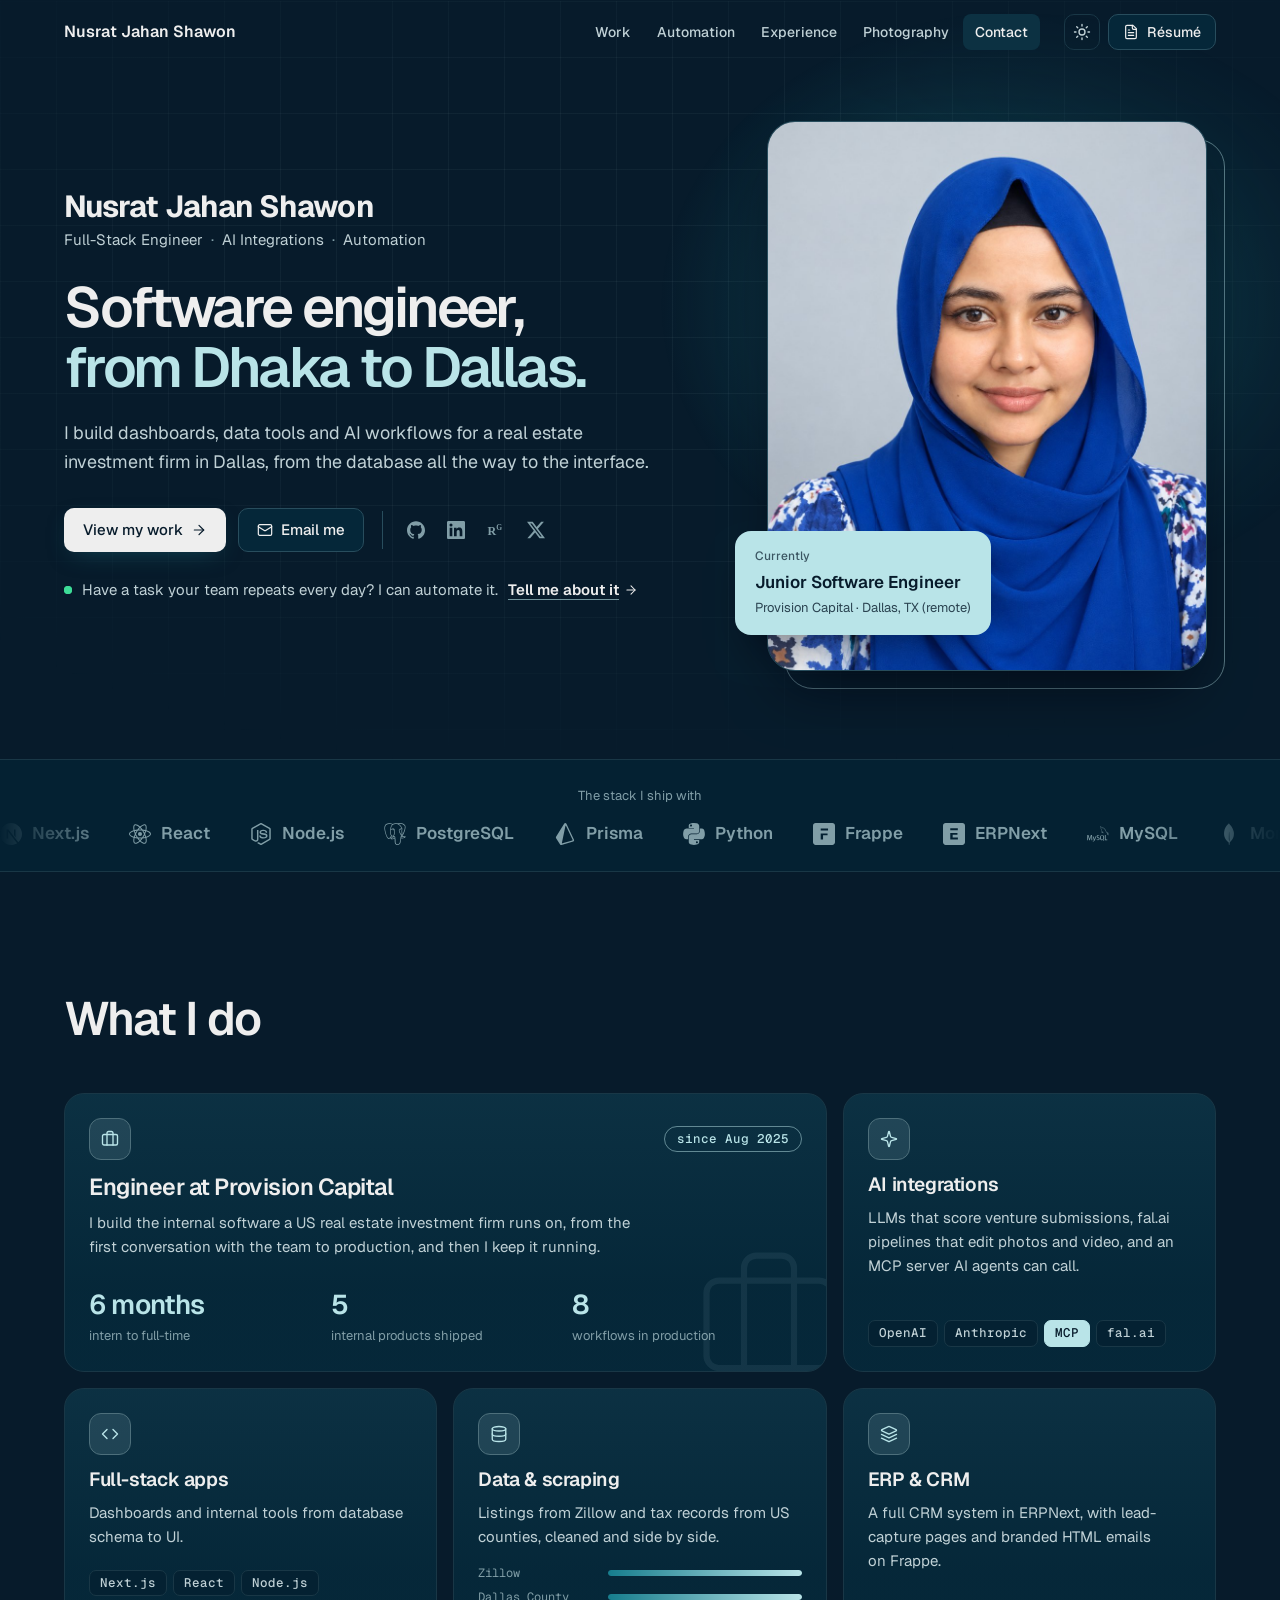
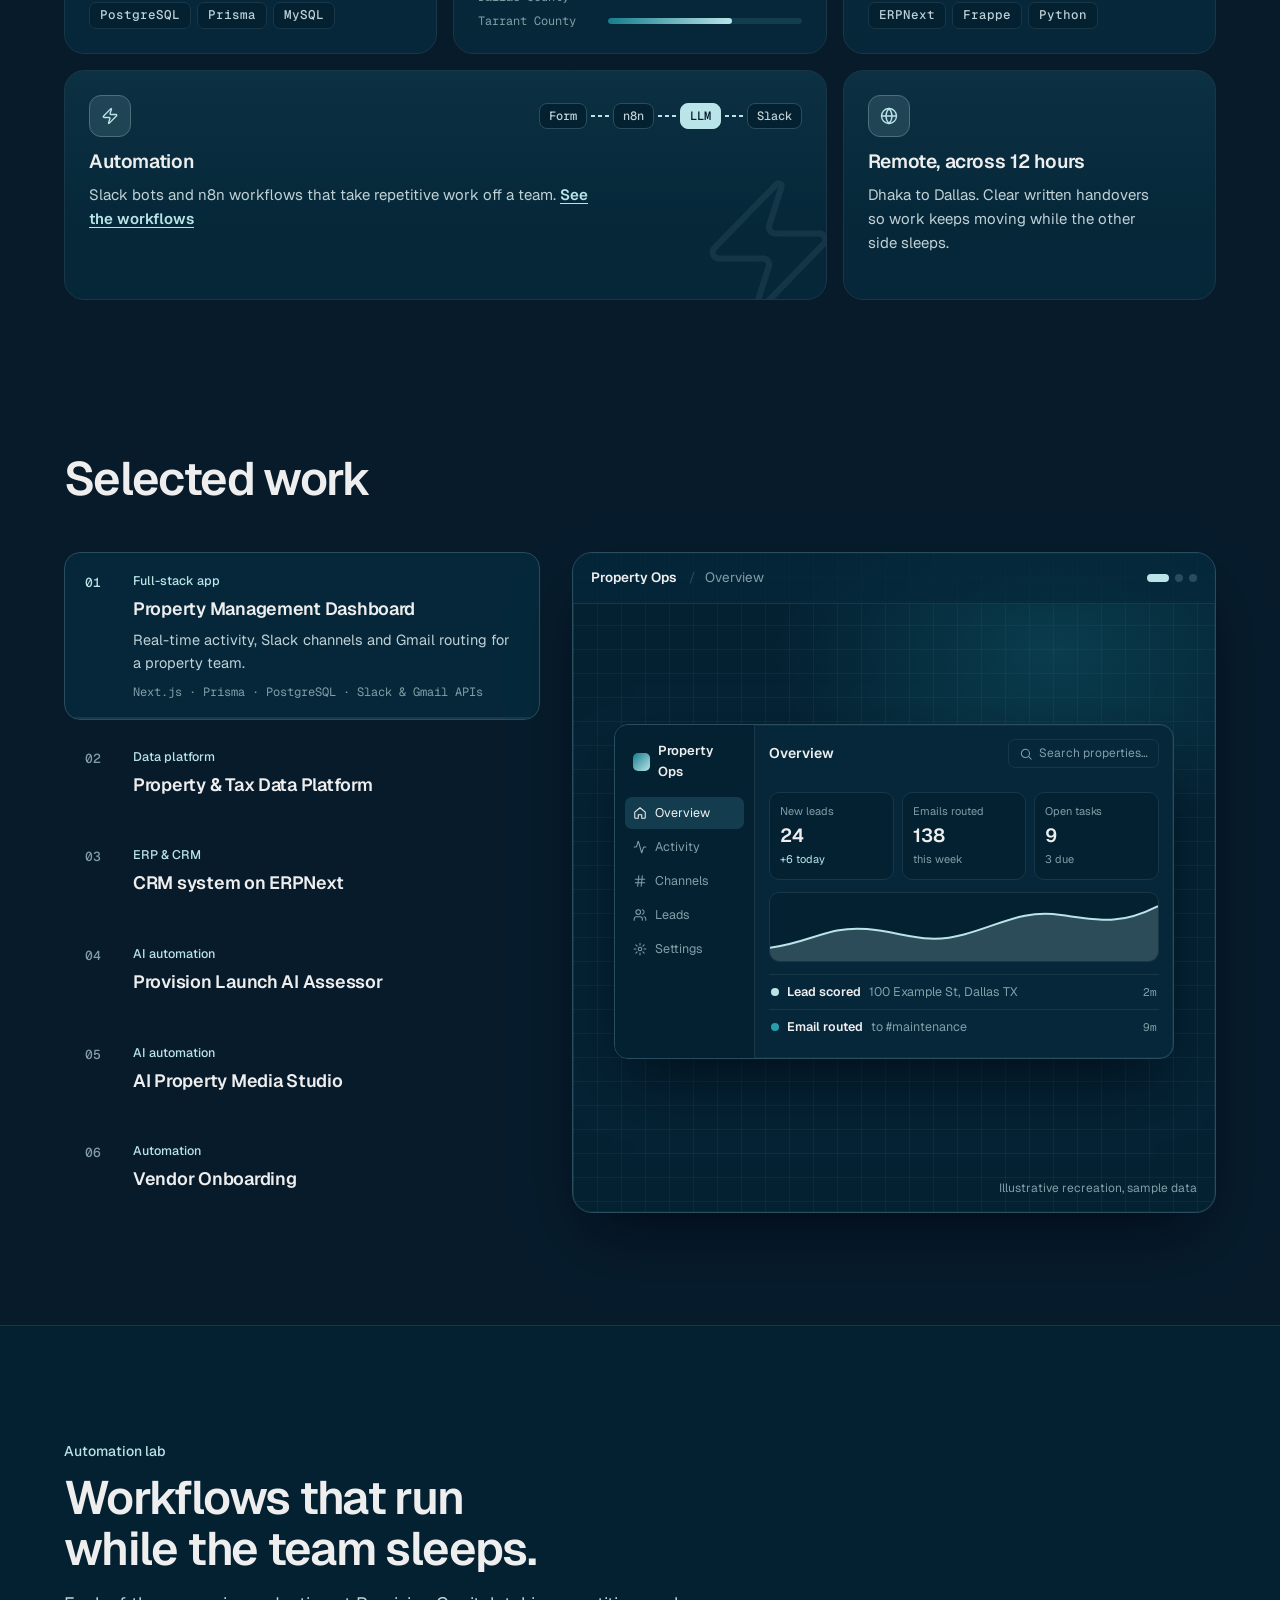
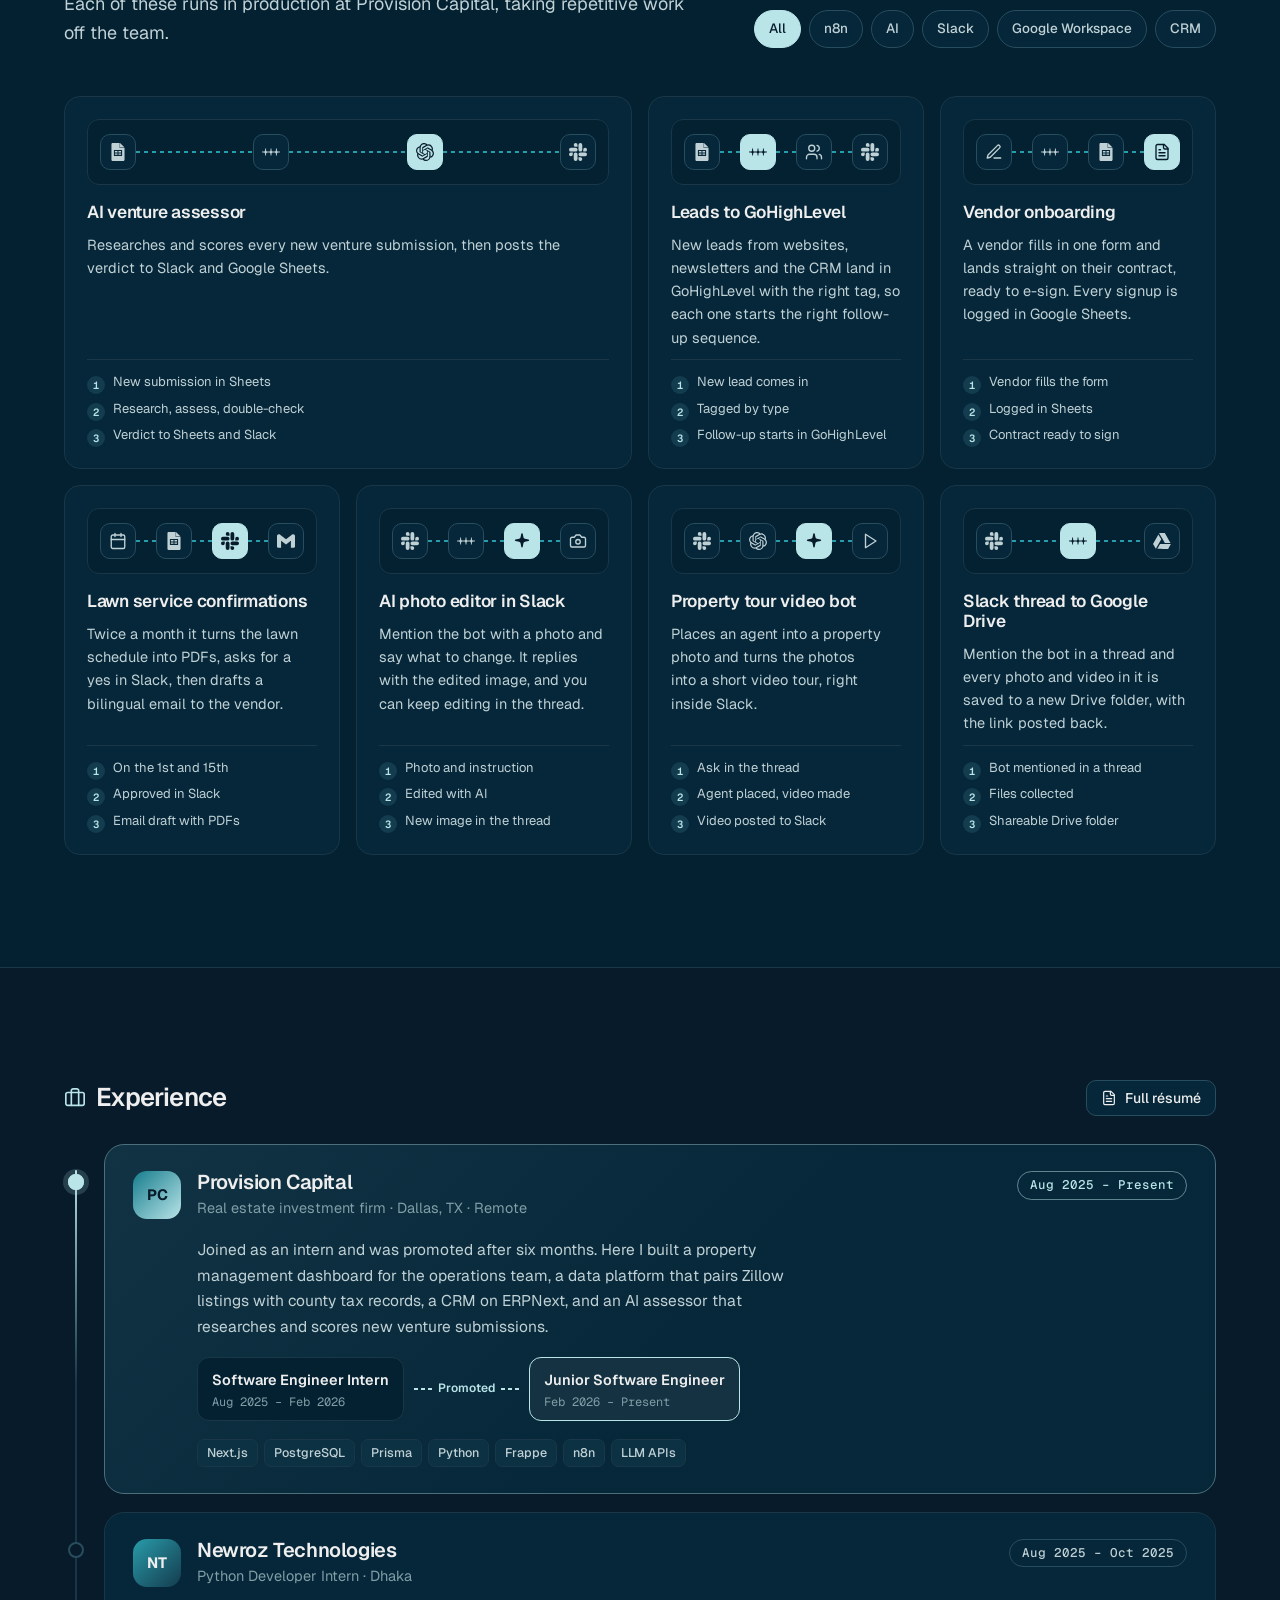
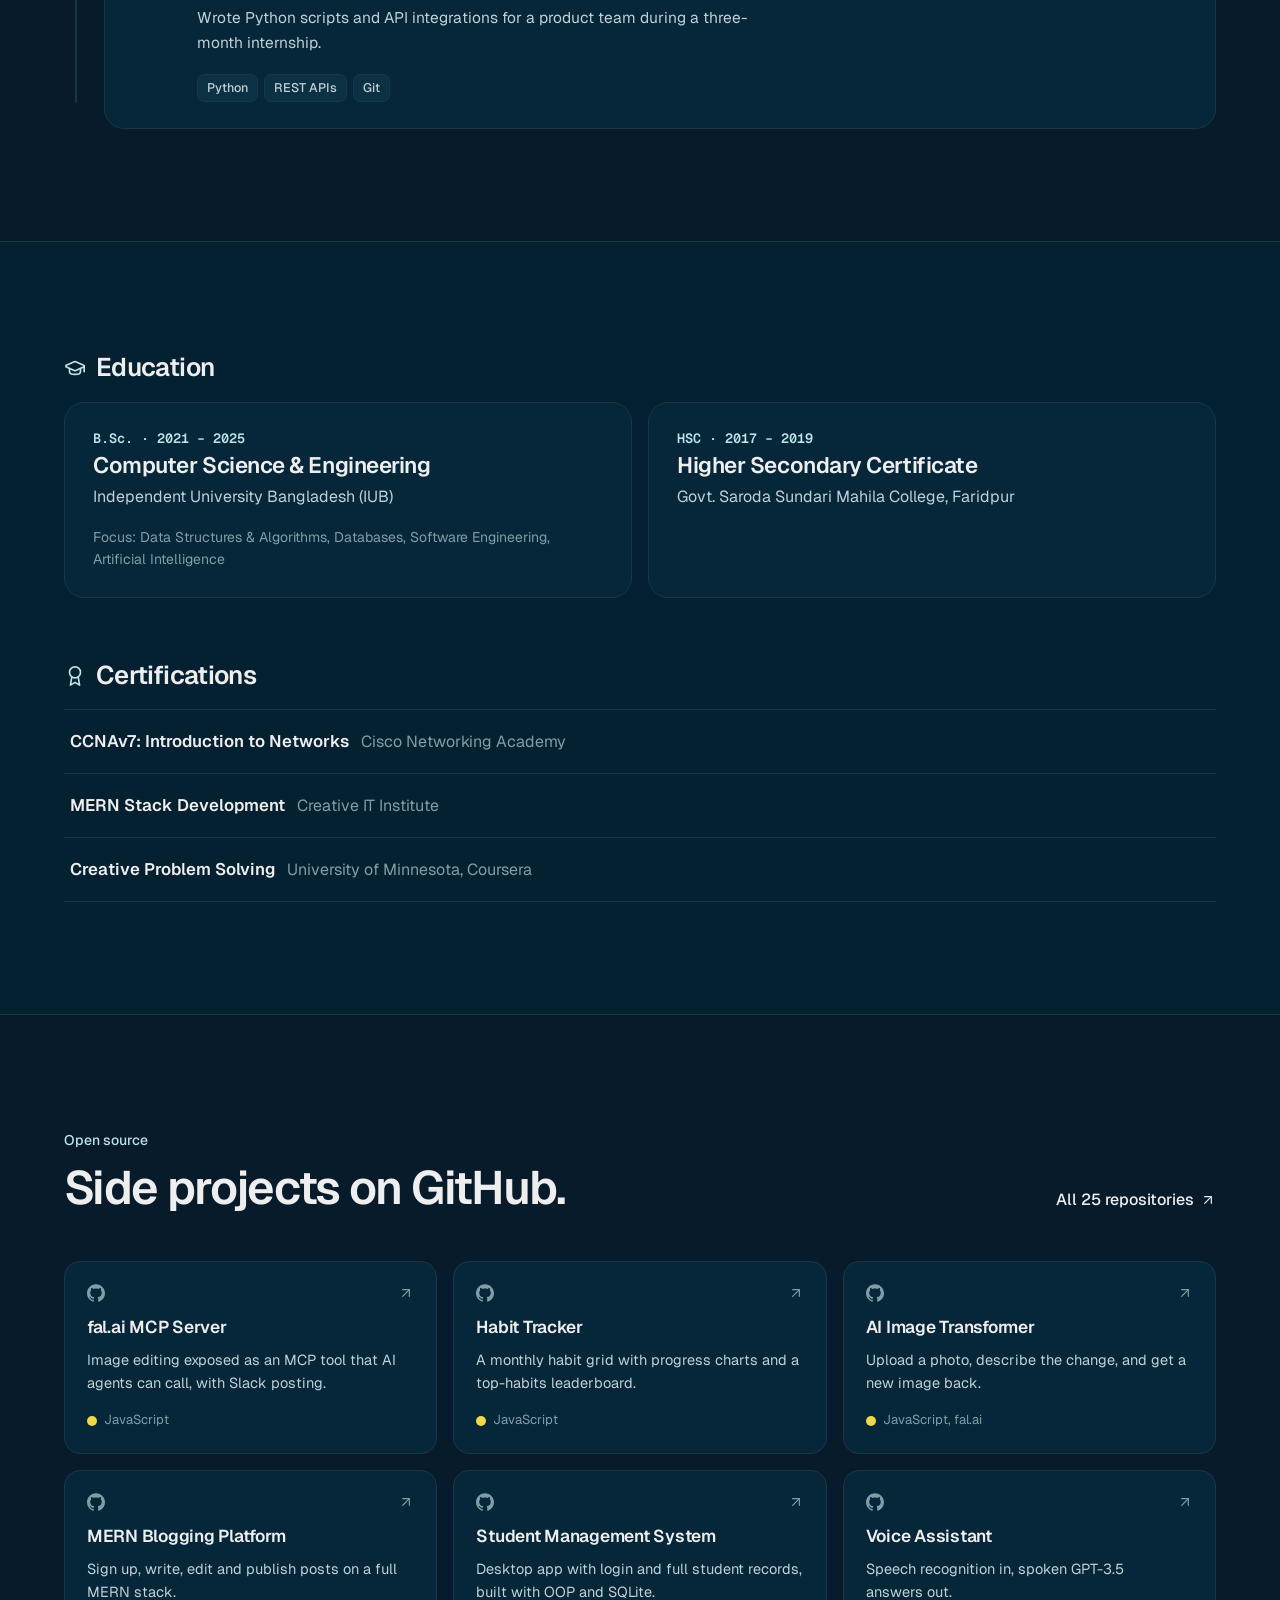
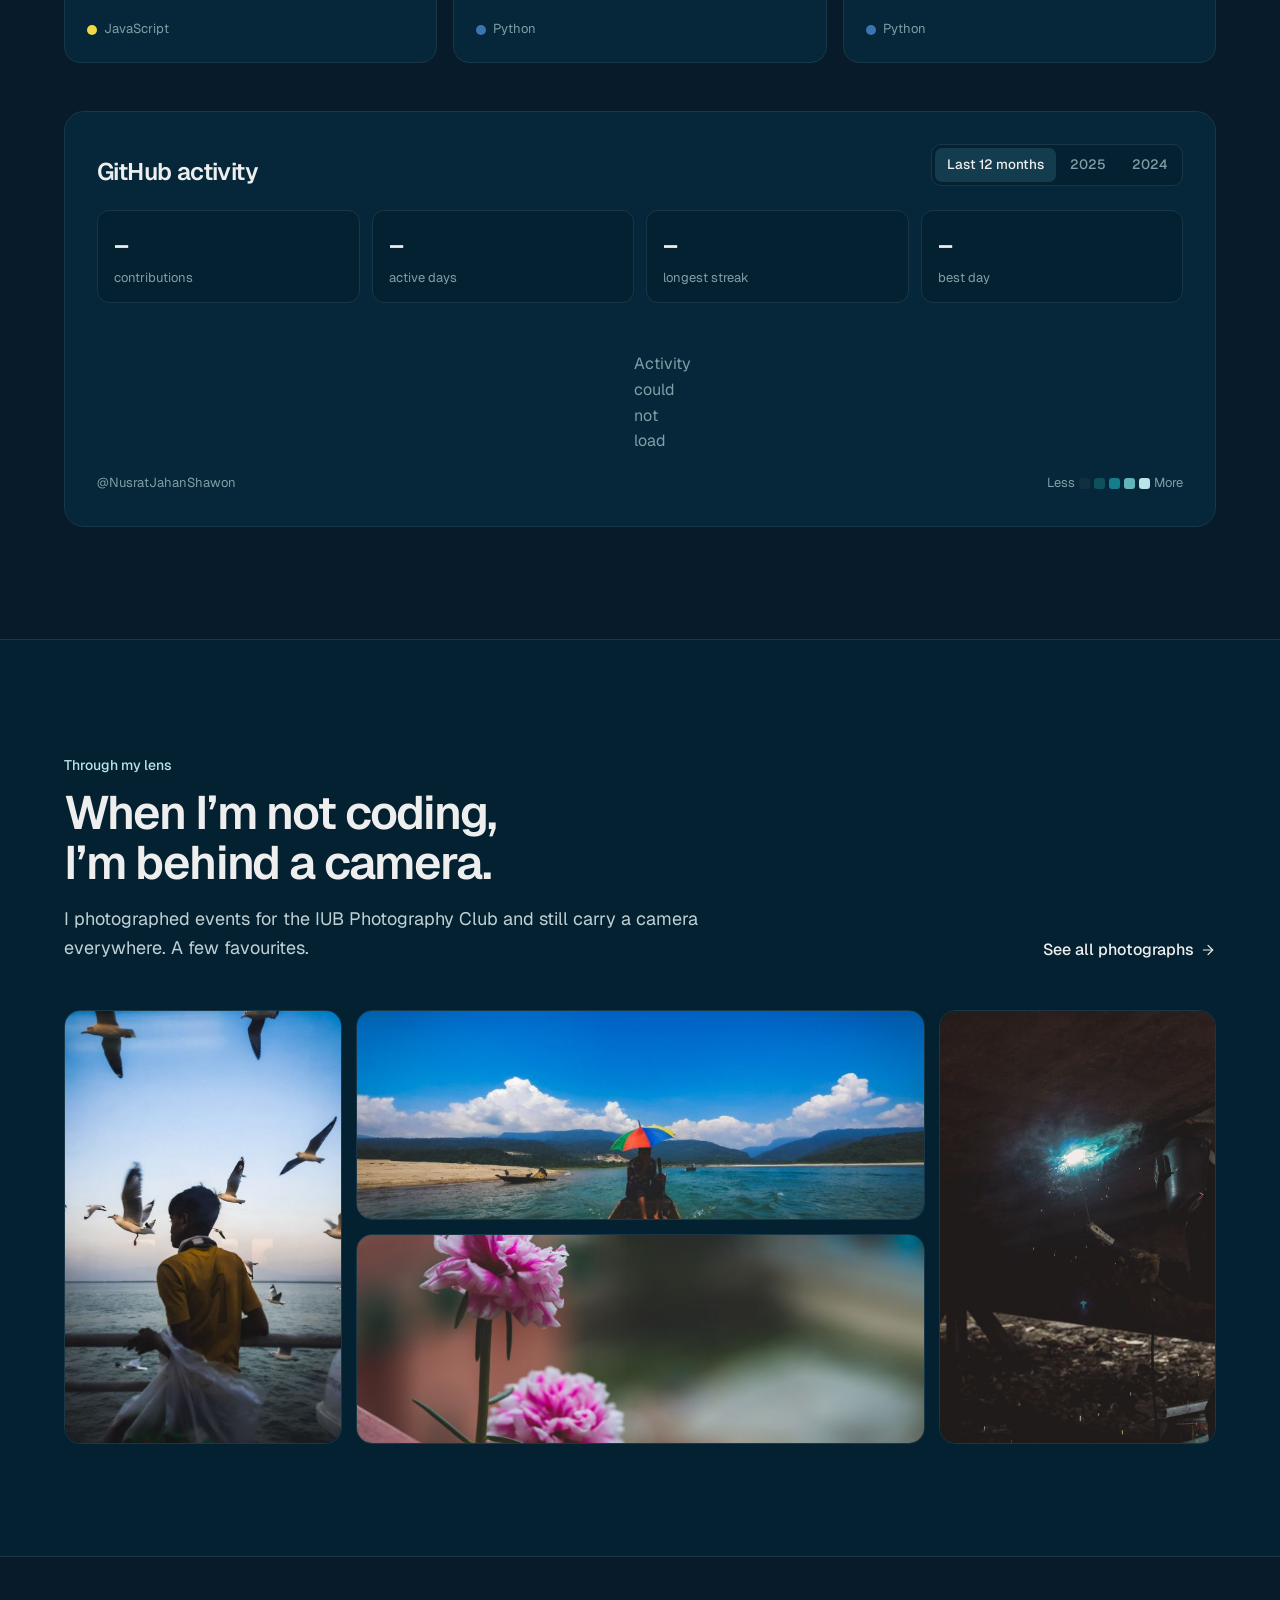
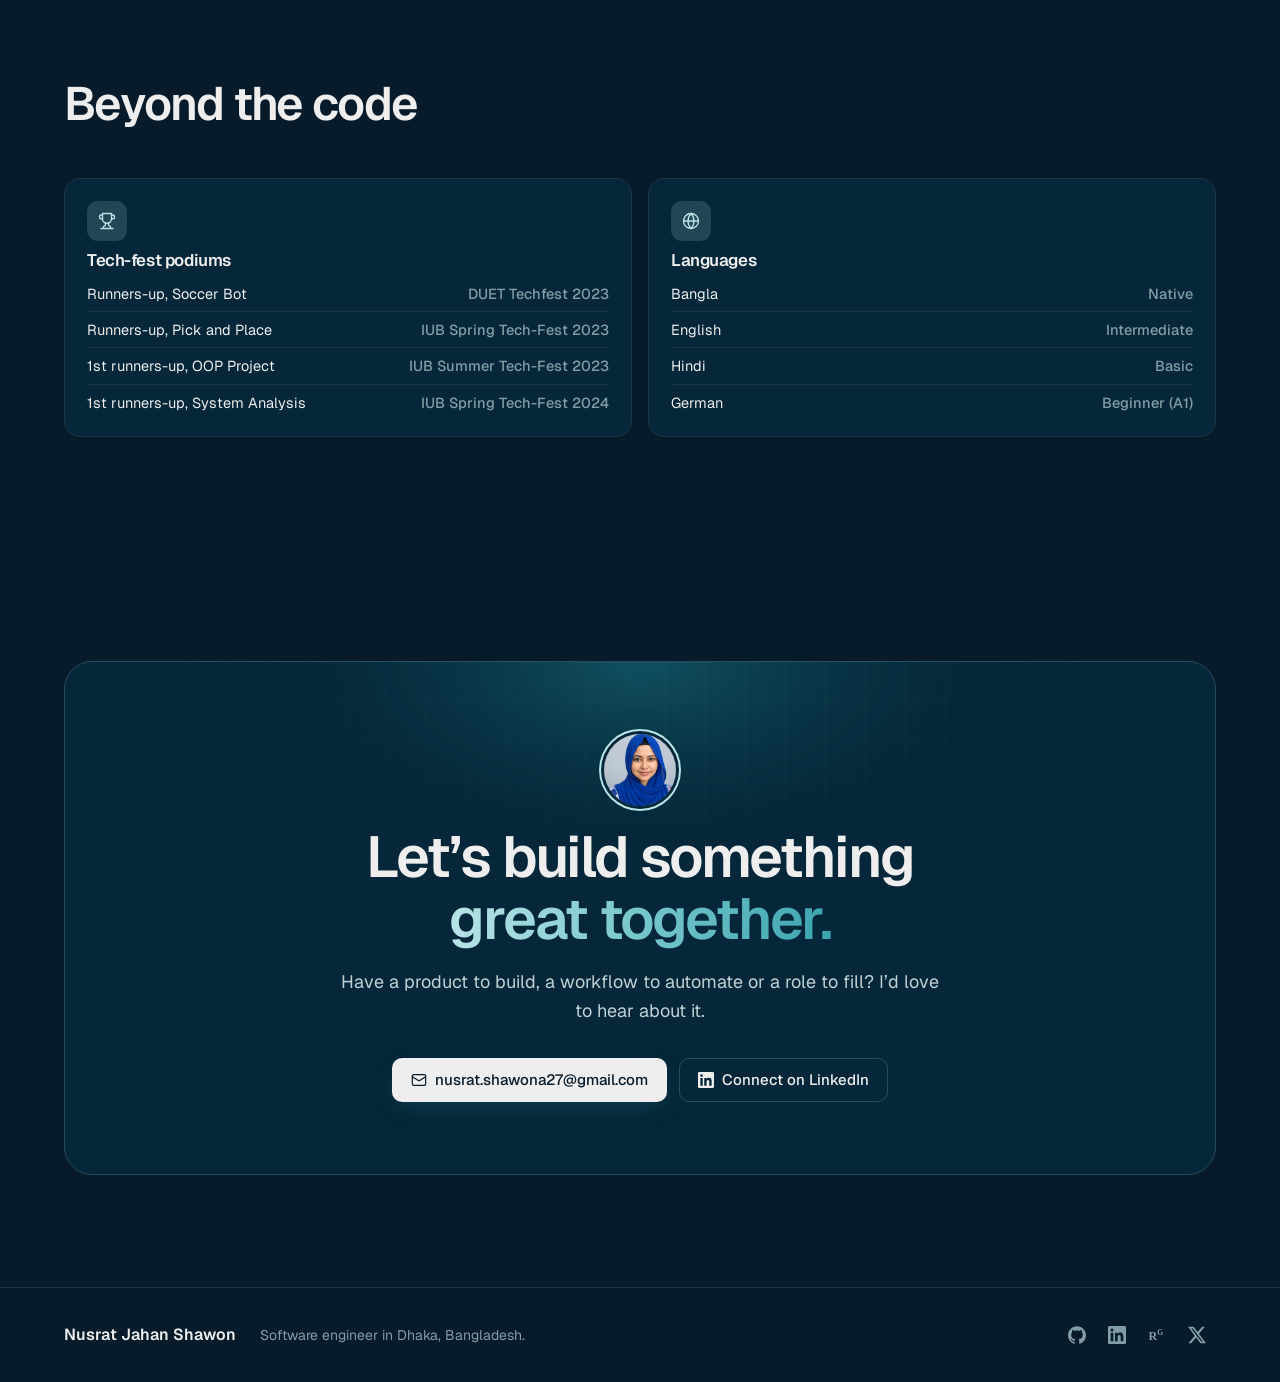
<file: index.html>
<!doctype html>
<html lang="en" data-theme="dark">
<head>
<meta charset="utf-8">
<meta name="viewport" content="width=device-width, initial-scale=1">
<title>Nusrat Jahan Shawon · Software Engineer</title>
<meta name="description" content="Nusrat Jahan Shawon is a full-stack software engineer in Dhaka building dashboards, data platforms, AI tools and automations for a US real estate investment firm.">
<meta property="og:title" content="Nusrat Jahan Shawon · Software Engineer">
<meta property="og:description" content="Full-stack software engineer building dashboards, data platforms, AI tools and automations.">
<meta property="og:image" content="assets/profile.jpg">
<meta name="theme-color" content="#071B2B">
<link rel="icon" href="assets/favicon.svg" type="image/svg+xml">
<link rel="preconnect" href="https://fonts.googleapis.com">
<link rel="preconnect" href="https://fonts.gstatic.com" crossorigin>
<link href="https://fonts.googleapis.com/css2?family=Geist:wght@400;500;600;700&family=Geist+Mono:wght@400;500&display=swap" rel="stylesheet">
<link rel="stylesheet" href="styles.css?v=20261118e">
<script>
  try { const t = localStorage.getItem('theme'); if (t) document.documentElement.dataset.theme = t; } catch (e) {}
  document.documentElement.classList.add('js');
</script>
</head>
<body>

<svg width="0" height="0" style="position:absolute" aria-hidden="true">
  <defs>
    <symbol id="i-code" viewBox="0 0 24 24"><polyline points="16 18 22 12 16 6"/><polyline points="8 6 2 12 8 18"/></symbol>
    <symbol id="i-layers" viewBox="0 0 24 24"><path d="M12.83 2.18a2 2 0 0 0-1.66 0L2.6 6.08a1 1 0 0 0 0 1.83l8.58 3.91a2 2 0 0 0 1.66 0l8.58-3.9a1 1 0 0 0 0-1.83Z"/><path d="m22 17.65-9.17 4.16a2 2 0 0 1-1.66 0L2 17.65"/><path d="m22 12.65-9.17 4.16a2 2 0 0 1-1.66 0L2 12.65"/></symbol>
    <symbol id="i-briefcase" viewBox="0 0 24 24"><path d="M16 20V4a2 2 0 0 0-2-2h-4a2 2 0 0 0-2 2v16"/><rect width="20" height="14" x="2" y="6" rx="2"/></symbol>
    <symbol id="i-grad" viewBox="0 0 24 24"><path d="M21.42 10.922a1 1 0 0 0-.019-1.838L12.83 5.18a2 2 0 0 0-1.66 0L2.6 9.08a1 1 0 0 0 0 1.832l8.57 3.908a2 2 0 0 0 1.66 0z"/><path d="M22 10v6"/><path d="M6 12.5V16a6 3 0 0 0 12 0v-3.5"/></symbol>
    <symbol id="i-mail" viewBox="0 0 24 24"><rect width="20" height="16" x="2" y="4" rx="2"/><path d="m22 7-8.97 5.7a1.94 1.94 0 0 1-2.06 0L2 7"/></symbol>
    <symbol id="i-file" viewBox="0 0 24 24"><path d="M15 2H6a2 2 0 0 0-2 2v16a2 2 0 0 0 2 2h12a2 2 0 0 0 2-2V7Z"/><path d="M14 2v4a2 2 0 0 0 2 2h4"/><path d="M10 9H8M16 13H8M16 17H8"/></symbol>
    <symbol id="i-sun" viewBox="0 0 24 24"><circle cx="12" cy="12" r="4"/><path d="M12 2v2M12 20v2M4.93 4.93l1.41 1.41M17.66 17.66l1.41 1.41M2 12h2M20 12h2M6.34 17.66l-1.41 1.41M19.07 4.93l-1.41 1.41"/></symbol>
    <symbol id="i-moon" viewBox="0 0 24 24"><path d="M12 3a6 6 0 0 0 9 9 9 9 0 1 1-9-9Z"/></symbol>
    <symbol id="i-arrow" viewBox="0 0 24 24"><path d="M5 12h14"/><path d="m12 5 7 7-7 7"/></symbol>
    <symbol id="i-out" viewBox="0 0 24 24"><path d="M7 7h10v10"/><path d="M7 17 17 7"/></symbol>
    <symbol id="i-check" viewBox="0 0 24 24"><path d="M20 6 9 17l-5-5"/></symbol>
    <symbol id="i-home" viewBox="0 0 24 24"><path d="M3 10.5 12 3l9 7.5V20a1 1 0 0 1-1 1h-5v-6H9v6H4a1 1 0 0 1-1-1Z"/></symbol>
    <symbol id="i-users" viewBox="0 0 24 24"><path d="M16 21v-2a4 4 0 0 0-4-4H6a4 4 0 0 0-4 4v2"/><circle cx="9" cy="7" r="4"/><path d="M22 21v-2a4 4 0 0 0-3-3.87M16 3.13a4 4 0 0 1 0 7.75"/></symbol>
    <symbol id="i-activity" viewBox="0 0 24 24"><path d="M22 12h-2.48a2 2 0 0 0-1.93 1.46l-2.35 8.36a.25.25 0 0 1-.48 0L9.24 2.18a.25.25 0 0 0-.48 0l-2.35 8.36A2 2 0 0 1 4.49 12H2"/></symbol>
    <symbol id="i-db" viewBox="0 0 24 24"><ellipse cx="12" cy="5" rx="9" ry="3"/><path d="M3 5V19A9 3 0 0 0 21 19V5"/><path d="M3 12A9 3 0 0 0 21 12"/></symbol>
    <symbol id="i-hash" viewBox="0 0 24 24"><path d="M4 9h16M4 15h16M10 3 8 21M16 3l-2 18"/></symbol>
    <symbol id="i-sparkles" viewBox="0 0 24 24"><path d="M9.937 15.5A2 2 0 0 0 8.5 14.063l-6.135-1.582a.5.5 0 0 1 0-.962L8.5 9.936A2 2 0 0 0 9.937 8.5l1.582-6.135a.5.5 0 0 1 .963 0L14.063 8.5A2 2 0 0 0 15.5 9.937l6.135 1.581a.5.5 0 0 1 0 .964L15.5 14.063a2 2 0 0 0-1.437 1.437l-1.582 6.135a.5.5 0 0 1-.963 0z"/></symbol>
    <symbol id="i-settings" viewBox="0 0 24 24"><circle cx="12" cy="12" r="3"/><path d="M12 2v3M12 19v3M2 12h3M19 12h3M4.9 4.9l2.1 2.1M17 17l2.1 2.1M4.9 19.1 7 17M17 7l2.1-2.1"/></symbol>
    <symbol id="i-search" viewBox="0 0 24 24"><circle cx="11" cy="11" r="7"/><path d="m21 21-4.3-4.3"/></symbol>
    <symbol id="i-clock" viewBox="0 0 24 24"><circle cx="12" cy="12" r="10"/><polyline points="12 6 12 12 16 14"/></symbol>
    <symbol id="i-camera" viewBox="0 0 24 24"><path d="M14.5 4h-5L7 7H4a2 2 0 0 0-2 2v9a2 2 0 0 0 2 2h16a2 2 0 0 0 2-2V9a2 2 0 0 0-2-2h-3l-2.5-3z"/><circle cx="12" cy="13" r="3"/></symbol>
    <symbol id="i-zap" viewBox="0 0 24 24"><path d="M4 14a1 1 0 0 1-.78-1.63l9.9-10.2a.5.5 0 0 1 .86.46l-1.92 6.02A1 1 0 0 0 13 10h7a1 1 0 0 1 .78 1.63l-9.9 10.2a.5.5 0 0 1-.86-.46l1.92-6.02A1 1 0 0 0 11 14z"/></symbol>
    <symbol id="i-calendar" viewBox="0 0 24 24"><rect width="18" height="18" x="3" y="4" rx="2"/><path d="M16 2v4M8 2v4M3 10h18"/></symbol>
    <symbol id="i-pen" viewBox="0 0 24 24"><path d="M12 20h9"/><path d="M16.5 3.5a2.12 2.12 0 0 1 3 3L7 19l-4 1 1-4Z"/></symbol>
    <symbol id="i-play" viewBox="0 0 24 24"><polygon points="6 3 20 12 6 21 6 3"/></symbol>
    <symbol id="i-x-close" viewBox="0 0 24 24"><path d="M18 6 6 18M6 6l12 12"/></symbol>
    <symbol id="i-chev-l" viewBox="0 0 24 24"><path d="m15 18-6-6 6-6"/></symbol>
    <symbol id="i-chev-r" viewBox="0 0 24 24"><path d="m9 18 6-6-6-6"/></symbol>
    <symbol id="i-trophy" viewBox="0 0 24 24"><path d="M6 9H4.5a2.5 2.5 0 0 1 0-5H6M18 9h1.5a2.5 2.5 0 0 0 0-5H18M4 22h16M10 14.66V17c0 .55-.47.98-.97 1.21C7.85 18.75 7 20.24 7 22M14 14.66V17c0 .55.47.98.97 1.21C16.15 18.75 17 20.24 17 22"/><path d="M18 2H6v7a6 6 0 0 0 12 0V2Z"/></symbol>
    <symbol id="i-award" viewBox="0 0 24 24"><circle cx="12" cy="8" r="6"/><path d="M15.477 12.89 17 22l-5-3-5 3 1.523-9.11"/></symbol>
    <symbol id="i-heart" viewBox="0 0 24 24"><path d="M19 14c1.49-1.46 3-3.21 3-5.5A5.5 5.5 0 0 0 16.5 3c-1.76 0-3 .5-4.5 2-1.5-1.5-2.74-2-4.5-2A5.5 5.5 0 0 0 2 8.5c0 2.3 1.5 4.05 3 5.5l7 7Z"/></symbol>
    <symbol id="i-globe" viewBox="0 0 24 24"><circle cx="12" cy="12" r="10"/><path d="M12 2a14.5 14.5 0 0 0 0 20 14.5 14.5 0 0 0 0-20"/><path d="M2 12h20"/></symbol>
    <symbol id="i-github" viewBox="0 0 24 24"><path fill="currentColor" stroke="none" d="M12 .297c-6.63 0-12 5.373-12 12 0 5.303 3.438 9.8 8.205 11.385.6.113.82-.258.82-.577 0-.285-.01-1.04-.015-2.04-3.338.724-4.042-1.61-4.042-1.61C4.422 18.07 3.633 17.7 3.633 17.7c-1.087-.744.084-.729.084-.729 1.205.084 1.838 1.236 1.838 1.236 1.07 1.835 2.809 1.305 3.495.998.108-.776.417-1.305.76-1.605-2.665-.3-5.466-1.332-5.466-5.93 0-1.31.465-2.38 1.235-3.22-.135-.303-.54-1.523.105-3.176 0 0 1.005-.322 3.3 1.23.96-.267 1.98-.399 3-.405 1.02.006 2.04.138 3 .405 2.28-1.552 3.285-1.23 3.285-1.23.645 1.653.24 2.873.12 3.176.765.84 1.23 1.91 1.23 3.22 0 4.61-2.805 5.625-5.475 5.92.42.36.81 1.096.81 2.22 0 1.606-.015 2.896-.015 3.286 0 .315.21.69.825.57C20.565 22.092 24 17.592 24 12.297c0-6.627-5.373-12-12-12"/></symbol>
    <symbol id="i-linkedin" viewBox="0 0 24 24"><path fill="currentColor" stroke="none" d="M20.447 20.452h-3.554v-5.569c0-1.328-.027-3.037-1.852-3.037-1.853 0-2.136 1.445-2.136 2.939v5.667H9.351V9h3.414v1.561h.046c.477-.9 1.637-1.85 3.37-1.85 3.601 0 4.267 2.37 4.267 5.455v6.286zM5.337 7.433a2.062 2.062 0 1 1 0-4.125 2.062 2.062 0 0 1 0 4.125zm1.782 13.019H3.555V9h3.564v11.452zM22.225 0H1.771C.792 0 0 .774 0 1.729v20.542C0 23.227.792 24 1.771 24h20.451C23.2 24 24 23.227 24 22.271V1.729C24 .774 23.2 0 22.222 0h.003z"/></symbol>
    <symbol id="i-x" viewBox="0 0 24 24"><path fill="currentColor" stroke="none" d="M18.901 1.153h3.68l-8.04 9.19L24 22.846h-7.406l-5.8-7.584-6.638 7.584H.474l8.6-9.83L0 1.154h7.594l5.243 6.932ZM17.61 20.644h2.039L6.486 3.24H4.298Z"/></symbol>
    <symbol id="i-rg" viewBox="0 0 24 24"><text x="10.5" y="18" text-anchor="middle" font-family="Georgia, serif" font-size="16" font-weight="700" fill="currentColor" stroke="none">R<tspan font-size="10" dy="-6">G</tspan></text></symbol>
    <symbol id="t-anthropic" viewBox="0 0 24 24"><path d="M17.3041 3.541h-3.6718l6.696 16.918H24Zm-10.6082 0L0 20.459h3.7442l1.3693-3.5527h7.0052l1.3693 3.5528h3.7442L10.5363 3.5409Zm-.3712 10.2232 2.2914-5.9456 2.2914 5.9456Z"/></symbol>
    <symbol id="t-erpnext" viewBox="0 0 24 24"><path d="M2.88 0C1.29 0 0 1.29 0 2.88v18.24C0 22.71 1.29 24 2.88 24h18.24c1.59 0 2.88-1.29 2.88-2.88V2.88C24 1.29 22.71 0 21.12 0Zm5.04 5.76h8.254v2.146H7.92Zm0 5.033h7.85v2.146h-5.233v2.954h5.703v2.146H7.92Z"/></symbol>
    <symbol id="t-fal" viewBox="0 0 24 24"><path d="M12 1.5c.5 0 .9.4 1 .9l.9 4.6a2.5 2.5 0 0 0 2 2l4.7 1c.5.1.9.5.9 1s-.4.9-.9 1l-4.7 1a2.5 2.5 0 0 0-2 2l-.9 4.6c-.1.5-.5.9-1 .9s-.9-.4-1-.9l-.9-4.6a2.5 2.5 0 0 0-2-2l-4.7-1c-.5-.1-.9-.5-.9-1s.4-.9.9-1l4.7-1a2.5 2.5 0 0 0 2-2l.9-4.6c.1-.5.5-.9 1-.9Z"/></symbol>
    <symbol id="t-frappe" viewBox="0 0 24 24"><path d="M2.88 0C1.29 0 0 1.29 0 2.88v18.24C0 22.71 1.29 24 2.88 24h18.24c1.59 0 2.88-1.29 2.88-2.88V2.88C24 1.29 22.71 0 21.12 0H2.88zM8.4 6h8.024v2.111H8.4V6zm0 5.385h7.49v2.113h-4.93V18H8.4v-6.615z"/></symbol>
    <symbol id="t-gmail" viewBox="0 0 24 24"><path d="M24 5.457v13.909c0 .904-.732 1.636-1.636 1.636h-3.819V11.73L12 16.64l-6.545-4.91v9.273H1.636A1.636 1.636 0 0 1 0 19.366V5.457c0-2.023 2.309-3.178 3.927-1.964L5.455 4.64 12 9.548l6.545-4.91 1.528-1.145C21.69 2.28 24 3.434 24 5.457z"/></symbol>
    <symbol id="t-googleappsscript" viewBox="0 0 24 24"><path d="M12.363 2.54a3.136 3.136 0 0 0-.376.022 2.864 2.864 0 0 0-1.589.828c-.562.58-.82 1.115-.773 1.943-.01.264.193 1.023.272 1.274 1.115 3.546 2.09 6.75 3.26 10.279.08.246.168.486.267.72.02.047.035.046.048-.004.077-.297.174-.612.29-.945.894-2.576 1.772-5.14 2.633-7.696a.345.345 0 0 0 .004-.217 163.054 163.054 0 0 0-1.49-4.572 2.603 2.603 0 0 0-.704-.933c-.55-.46-1.166-.694-1.842-.7Zm9.078.117a2.734 2.734 0 0 0-2.878 1.828l-4.576 13.289a2.734 2.734 0 0 0 1.695 3.475l.12.04a2.734 2.734 0 0 0 3.475-1.694L23.85 6.307a2.734 2.734 0 0 0-1.695-3.476c-.233-.1-.506-.124-.716-.174ZM12.375 3.96a1.396 1.396 0 1 1 0 2.791 1.395 1.395 0 0 1 0-2.79zm8.809.07a1.402 1.402 0 1 1 0 2.803 1.402 1.402 0 0 1 0-2.803zM5.419 7.605a2.853 2.853 0 0 0-.468.052 2.683 2.683 0 0 0-1.337.627 2.62 2.62 0 0 0-.924 1.833 3.808 3.808 0 0 0 0 .648 2.52 2.52 0 0 0 .673 1.52c.221.238.465.454.732.648 3.043 2.21 6.08 4.43 9.108 6.664a.78.78 0 0 0 .158.089c.03-.043.032-.098.007-.167a17.409 17.409 0 0 0-.317-1.066 532.752 532.752 0 0 1-2.02-6.251 41.91 41.91 0 0 0-.497-1.477c-.967-.849-2.078-1.6-3.023-2.302A3.848 3.848 0 0 0 6.153 7.7a2.388 2.388 0 0 0-.734-.094Zm.02 1.424a1.398 1.398 0 1 1 0 2.796 1.398 1.398 0 0 1 0-2.796zm-2.458 6.792c-.733-.006-1.375.202-1.927.622a2.72 2.72 0 0 0-.95 1.45 2.78 2.78 0 0 0-.09 1.04 2.74 2.74 0 0 0 .695 1.583c.664.578 1.26.85 2 .945 1.42-.005 2.84-.012 4.262-.02h.418c2.277-.003 4.513-.002 6.706.003.148.005.28.003.392-.01.06-.005.091-.031.092-.077a10.656 10.656 0 0 0-.834-.653 488.746 488.746 0 0 1-6.57-4.815.236.236 0 0 0-.14-.047c-1.34-.003-2.691-.01-4.054-.02zm-.19 1.418a1.402 1.402 0 1 1 0 2.803 1.402 1.402 0 0 1 0-2.803zm13.874.002a1.4 1.4 0 1 1 0 2.8 1.4 1.4 0 0 1 0-2.8z"/></symbol>
    <symbol id="t-googlecloud" viewBox="0 0 24 24"><path d="M12.19 2.38a9.344 9.344 0 0 0-9.234 6.893c.053-.02-.055.013 0 0-3.875 2.551-3.922 8.11-.247 10.941l.006-.007-.007.03a6.717 6.717 0 0 0 4.077 1.356h5.173l.03.03h5.192c6.687.053 9.376-8.605 3.835-12.35a9.365 9.365 0 0 0-2.821-4.552l-.043.043.006-.05A9.344 9.344 0 0 0 12.19 2.38zm-.358 4.146c1.244-.04 2.518.368 3.486 1.15a5.186 5.186 0 0 1 1.862 4.078v.518c3.53-.07 3.53 5.262 0 5.193h-5.193l-.008.009v-.04H6.785a2.59 2.59 0 0 1-1.067-.23h.001a2.597 2.597 0 1 1 3.437-3.437l3.013-3.012A6.747 6.747 0 0 0 8.11 8.24c.018-.01.04-.026.054-.023a5.186 5.186 0 0 1 3.67-1.69z"/></symbol>
    <symbol id="t-googledrive" viewBox="0 0 24 24"><path d="M12.01 1.485c-2.082 0-3.754.02-3.743.047.01.02 1.708 3.001 3.774 6.62l3.76 6.574h3.76c2.081 0 3.753-.02 3.742-.047-.005-.02-1.708-3.001-3.775-6.62l-3.76-6.574zm-4.76 1.73a789.828 789.861 0 0 0-3.63 6.319L0 15.868l1.89 3.298 1.885 3.297 3.62-6.335 3.618-6.33-1.88-3.287C8.1 4.704 7.255 3.22 7.25 3.214zm2.259 12.653-.203.348c-.114.198-.96 1.672-1.88 3.287a423.93 423.948 0 0 1-1.698 2.97c-.01.026 3.24.042 7.222.042h7.244l1.796-3.157c.992-1.734 1.85-3.23 1.906-3.323l.104-.167h-7.249z"/></symbol>
    <symbol id="t-googlesheets" viewBox="0 0 24 24"><path d="M11.318 12.545H7.91v-1.909h3.41v1.91zM14.728 0v6h6l-6-6zm1.363 10.636h-3.41v1.91h3.41v-1.91zm0 3.273h-3.41v1.91h3.41v-1.91zM20.727 6.5v15.864c0 .904-.732 1.636-1.636 1.636H4.909a1.636 1.636 0 0 1-1.636-1.636V1.636C3.273.732 4.005 0 4.909 0h9.318v6.5h6.5zm-3.273 2.773H6.545v7.909h10.91v-7.91zm-6.136 4.636H7.91v1.91h3.41v-1.91z"/></symbol>
    <symbol id="t-modelcontextprotocol" viewBox="0 0 24 24"><path d="M13.85 0a4.16 4.16 0 0 0-2.95 1.217L1.456 10.66a.835.835 0 0 0 0 1.18.835.835 0 0 0 1.18 0l9.442-9.442a2.49 2.49 0 0 1 3.541 0 2.49 2.49 0 0 1 0 3.541L8.59 12.97l-.1.1a.835.835 0 0 0 0 1.18.835.835 0 0 0 1.18 0l.1-.098 7.03-7.034a2.49 2.49 0 0 1 3.542 0l.049.05a2.49 2.49 0 0 1 0 3.54l-8.54 8.54a1.96 1.96 0 0 0 0 2.755l1.753 1.753a.835.835 0 0 0 1.18 0 .835.835 0 0 0 0-1.18l-1.753-1.753a.266.266 0 0 1 0-.394l8.54-8.54a4.185 4.185 0 0 0 0-5.9l-.05-.05a4.16 4.16 0 0 0-2.95-1.218c-.2 0-.401.02-.6.048a4.17 4.17 0 0 0-1.17-3.552A4.16 4.16 0 0 0 13.85 0m0 3.333a.84.84 0 0 0-.59.245L6.275 10.56a4.186 4.186 0 0 0 0 5.902 4.186 4.186 0 0 0 5.902 0L19.16 9.48a.835.835 0 0 0 0-1.18.835.835 0 0 0-1.18 0l-6.985 6.984a2.49 2.49 0 0 1-3.54 0 2.49 2.49 0 0 1 0-3.54l6.983-6.985a.835.835 0 0 0 0-1.18.84.84 0 0 0-.59-.245"/></symbol>
    <symbol id="t-mongodb" viewBox="0 0 24 24"><path d="M17.193 9.555c-1.264-5.58-4.252-7.414-4.573-8.115-.28-.394-.53-.954-.735-1.44-.036.495-.055.685-.523 1.184-.723.566-4.438 3.682-4.74 10.02-.282 5.912 4.27 9.435 4.888 9.884l.07.05A73.49 73.49 0 0111.91 24h.481c.114-1.032.284-2.056.51-3.07.417-.296.604-.463.85-.693a11.342 11.342 0 003.639-8.464c.01-.814-.103-1.662-.197-2.218zm-5.336 8.195s0-8.291.275-8.29c.213 0 .49 10.695.49 10.695-.381-.045-.765-1.76-.765-2.405z"/></symbol>
    <symbol id="t-mysql" viewBox="0 0 24 24"><path d="M16.405 5.501c-.115 0-.193.014-.274.033v.013h.014c.054.104.146.18.214.273.054.107.1.214.154.32l.014-.015c.094-.066.14-.172.14-.333-.04-.047-.046-.094-.08-.14-.04-.067-.126-.1-.18-.153zM5.77 18.695h-.927a50.854 50.854 0 00-.27-4.41h-.008l-1.41 4.41H2.45l-1.4-4.41h-.01a72.892 72.892 0 00-.195 4.41H0c.055-1.966.192-3.81.41-5.53h1.15l1.335 4.064h.008l1.347-4.064h1.095c.242 2.015.384 3.86.428 5.53zm4.017-4.08c-.378 2.045-.876 3.533-1.492 4.46-.482.716-1.01 1.073-1.583 1.073-.153 0-.34-.046-.566-.138v-.494c.11.017.24.026.386.026.268 0 .483-.075.647-.222.197-.18.295-.382.295-.605 0-.155-.077-.47-.23-.944L6.23 14.615h.91l.727 2.36c.164.536.233.91.205 1.123.4-1.064.678-2.227.835-3.483zm12.325 4.08h-2.63v-5.53h.885v4.85h1.745zm-3.32.135l-1.016-.5c.09-.076.177-.158.255-.25.433-.506.648-1.258.648-2.253 0-1.83-.718-2.746-2.155-2.746-.704 0-1.254.232-1.65.697-.43.508-.646 1.256-.646 2.245 0 .972.19 1.686.574 2.14.35.41.877.615 1.583.615.264 0 .506-.033.725-.098l1.325.772.36-.622zM15.5 17.588c-.225-.36-.337-.94-.337-1.736 0-1.393.424-2.09 1.27-2.09.443 0 .77.167.977.5.224.362.336.936.336 1.723 0 1.404-.424 2.108-1.27 2.108-.445 0-.77-.167-.978-.5zm-1.658-.425c0 .47-.172.856-.516 1.156-.344.3-.803.45-1.384.45-.543 0-1.064-.172-1.573-.515l.237-.476c.438.22.833.328 1.19.328.332 0 .593-.073.783-.22a.754.754 0 00.3-.615c0-.33-.23-.61-.648-.845-.388-.213-1.163-.657-1.163-.657-.422-.307-.632-.636-.632-1.177 0-.45.157-.81.47-1.085.315-.278.72-.415 1.22-.415.512 0 .98.136 1.4.41l-.213.476a2.726 2.726 0 00-1.064-.23c-.283 0-.502.068-.654.206a.685.685 0 00-.248.524c0 .328.234.61.666.85.393.215 1.187.67 1.187.67.433.305.648.63.648 1.168zm9.382-5.852c-.535-.014-.95.04-1.297.188-.1.04-.26.04-.274.167.055.053.063.14.11.214.08.134.218.313.346.407.14.11.28.216.427.31.26.16.555.255.81.416.145.094.293.213.44.313.073.05.12.14.214.172v-.02c-.046-.06-.06-.147-.105-.214-.067-.067-.134-.127-.2-.193a3.223 3.223 0 00-.695-.675c-.214-.146-.682-.35-.77-.595l-.013-.014c.146-.013.32-.066.46-.106.227-.06.435-.047.67-.106.106-.027.213-.06.32-.094v-.06c-.12-.12-.21-.283-.334-.395a8.867 8.867 0 00-1.104-.823c-.21-.134-.476-.22-.697-.334-.08-.04-.214-.06-.26-.127-.12-.146-.19-.34-.275-.514a17.69 17.69 0 01-.547-1.163c-.12-.262-.193-.523-.34-.763-.69-1.137-1.437-1.826-2.586-2.5-.247-.14-.543-.2-.856-.274-.167-.008-.334-.02-.5-.027-.11-.047-.216-.174-.31-.235-.38-.24-1.364-.76-1.644-.072-.18.434.267.862.422 1.082.115.153.26.328.34.5.047.116.06.235.107.356.106.294.207.622.347.897.073.14.153.287.247.413.054.073.146.107.167.227-.094.136-.1.334-.154.5-.24.757-.146 1.693.194 2.25.107.166.362.534.703.393.3-.12.234-.5.32-.835.02-.08.007-.133.048-.187v.015c.094.188.188.367.274.555.206.328.566.668.867.895.16.12.287.328.487.402v-.02h-.015c-.043-.058-.1-.086-.154-.133a3.445 3.445 0 01-.35-.4 8.76 8.76 0 01-.747-1.218c-.11-.21-.202-.436-.29-.643-.04-.08-.04-.2-.107-.24-.1.146-.247.273-.32.453-.127.288-.14.642-.188 1.01-.027.007-.014 0-.027.014-.214-.052-.287-.274-.367-.46-.2-.475-.233-1.238-.06-1.785.047-.14.247-.582.167-.716-.042-.127-.174-.2-.247-.303a2.478 2.478 0 01-.24-.427c-.16-.374-.24-.788-.414-1.162-.08-.173-.22-.354-.334-.513-.127-.18-.267-.307-.368-.52-.033-.073-.08-.194-.027-.274.014-.054.042-.075.094-.09.088-.072.335.022.422.062.247.1.455.194.662.334.094.066.195.193.315.226h.14c.214.047.455.014.655.073.355.114.675.28.962.46a5.953 5.953 0 012.085 2.286c.08.154.115.295.188.455.14.33.313.663.455.982.14.315.275.636.476.897.1.14.502.213.682.286.133.06.34.115.46.188.23.14.454.3.67.454.11.076.443.243.463.378z"/></symbol>
    <symbol id="t-n8n" viewBox="0 0 24 24"><path d="M4.8 16.8c.45 0 .6-.15.6-.6V15c0-1.8.6-2.4 2.4-2.4H9c1.8 0 2.4.6 2.4 2.4v1.2c0 .45.15.6.6.6s.6-.15.6-.6V15c0-1.8.6-2.4 2.4-2.4h1.2c1.8 0 2.4.6 2.4 2.4v1.2c0 .45.15.6.6.6s.6-.15.6-.6V15c0-1.8.6-2.4 2.4-2.4h1.2c.45 0 .6-.15.6-.6s-.15-.6-.6-.6h-1.2c-1.8 0-2.4-.6-2.4-2.4V7.8c0-.45-.15-.6-.6-.6s-.6.15-.6.6V9c0 1.8-.6 2.4-2.4 2.4H15c-1.8 0-2.4-.6-2.4-2.4V7.8c0-.45-.15-.6-.6-.6s-.6.15-.6.6V9c0 1.8-.6 2.4-2.4 2.4H7.8c-1.8 0-2.4-.6-2.4-2.4V7.8c0-.45-.15-.6-.6-.6s-.6.15-.6.6V9c0 1.8-.6 2.4-2.4 2.4H.6c-.45 0-.6.15-.6.6s.15.6.6.6h1.2c1.8 0 2.4.6 2.4 2.4v1.2c0 .45.15.6.6.6"/></symbol>
    <symbol id="t-nextdotjs" viewBox="0 0 24 24"><path d="M18.665 21.978C16.758 23.255 14.465 24 12 24 5.377 24 0 18.623 0 12S5.377 0 12 0s12 5.377 12 12c0 3.583-1.574 6.801-4.067 9.001L9.219 7.2H7.2v9.596h1.615V9.251l9.85 12.727Zm-3.332-8.533 1.6 2.061V7.2h-1.6v6.245Z"/></symbol>
    <symbol id="t-nodedotjs" viewBox="0 0 24 24"><path d="M11.998,24c-0.321,0-0.641-0.084-0.922-0.247l-2.936-1.737c-0.438-0.245-0.224-0.332-0.08-0.383 c0.585-0.203,0.703-0.25,1.328-0.604c0.065-0.037,0.151-0.023,0.218,0.017l2.256,1.339c0.082,0.045,0.197,0.045,0.272,0l8.795-5.076 c0.082-0.047,0.134-0.141,0.134-0.238V6.921c0-0.099-0.053-0.192-0.137-0.242l-8.791-5.072c-0.081-0.047-0.189-0.047-0.271,0 L3.075,6.68C2.99,6.729,2.936,6.825,2.936,6.921v10.15c0,0.097,0.054,0.189,0.139,0.235l2.409,1.392 c1.307,0.654,2.108-0.116,2.108-0.89V7.787c0-0.142,0.114-0.253,0.256-0.253h1.115c0.139,0,0.255,0.112,0.255,0.253v10.021 c0,1.745-0.95,2.745-2.604,2.745c-0.508,0-0.909,0-2.026-0.551L2.28,18.675c-0.57-0.329-0.922-0.945-0.922-1.604V6.921 c0-0.659,0.353-1.275,0.922-1.603l8.795-5.082c0.557-0.315,1.296-0.315,1.848,0l8.794,5.082c0.57,0.329,0.924,0.944,0.924,1.603 v10.15c0,0.659-0.354,1.273-0.924,1.604l-8.794,5.078C12.643,23.916,12.324,24,11.998,24z M19.099,13.993 c0-1.9-1.284-2.406-3.987-2.763c-2.731-0.361-3.009-0.548-3.009-1.187c0-0.528,0.235-1.233,2.258-1.233 c1.807,0,2.473,0.389,2.747,1.607c0.024,0.115,0.129,0.199,0.247,0.199h1.141c0.071,0,0.138-0.031,0.186-0.081 c0.048-0.054,0.074-0.123,0.067-0.196c-0.177-2.098-1.571-3.076-4.388-3.076c-2.508,0-4.004,1.058-4.004,2.833 c0,1.925,1.488,2.457,3.895,2.695c2.88,0.282,3.103,0.703,3.103,1.269c0,0.983-0.789,1.402-2.642,1.402 c-2.327,0-2.839-0.584-3.011-1.742c-0.02-0.124-0.126-0.215-0.253-0.215h-1.137c-0.141,0-0.254,0.112-0.254,0.253 c0,1.482,0.806,3.248,4.655,3.248C17.501,17.007,19.099,15.91,19.099,13.993z"/></symbol>
    <symbol id="t-openai" viewBox="0 0 24 24"><path d="M22.2819 9.8211a5.9847 5.9847 0 0 0-.5157-4.9108 6.0462 6.0462 0 0 0-6.5098-2.9A6.0651 6.0651 0 0 0 4.9807 4.1818a5.9847 5.9847 0 0 0-3.9977 2.9 6.0462 6.0462 0 0 0 .7427 7.0966 5.98 5.98 0 0 0 .511 4.9107 6.051 6.051 0 0 0 6.5146 2.9001A5.9847 5.9847 0 0 0 13.2599 24a6.0557 6.0557 0 0 0 5.7718-4.2058 5.9894 5.9894 0 0 0 3.9977-2.9001 6.0557 6.0557 0 0 0-.7475-7.0729zm-9.022 12.6081a4.4755 4.4755 0 0 1-2.8764-1.0408l.1419-.0804 4.7783-2.7582a.7948.7948 0 0 0 .3927-.6813v-6.7369l2.02 1.1686a.071.071 0 0 1 .038.052v5.5826a4.504 4.504 0 0 1-4.4945 4.4944zm-9.6607-4.1254a4.4708 4.4708 0 0 1-.5346-3.0137l.142.0852 4.783 2.7582a.7712.7712 0 0 0 .7806 0l5.8428-3.3685v2.3324a.0804.0804 0 0 1-.0332.0615L9.74 19.9502a4.4992 4.4992 0 0 1-6.1408-1.6464zM2.3408 7.8956a4.485 4.485 0 0 1 2.3655-1.9728V11.6a.7664.7664 0 0 0 .3879.6765l5.8144 3.3543-2.0201 1.1685a.0757.0757 0 0 1-.071 0l-4.8303-2.7865A4.504 4.504 0 0 1 2.3408 7.872zm16.5963 3.8558L13.1038 8.364 15.1192 7.2a.0757.0757 0 0 1 .071 0l4.8303 2.7913a4.4944 4.4944 0 0 1-.6765 8.1042v-5.6772a.79.79 0 0 0-.407-.667zm2.0107-3.0231l-.142-.0852-4.7735-2.7818a.7759.7759 0 0 0-.7854 0L9.409 9.2297V6.8974a.0662.0662 0 0 1 .0284-.0615l4.8303-2.7866a4.4992 4.4992 0 0 1 6.6802 4.66zM8.3065 12.863l-2.02-1.1638a.0804.0804 0 0 1-.038-.0567V6.0742a4.4992 4.4992 0 0 1 7.3757-3.4537l-.142.0805L8.704 5.459a.7948.7948 0 0 0-.3927.6813zm1.0976-2.3654l2.602-1.4998 2.6069 1.4998v2.9994l-2.5974 1.4997-2.6067-1.4997Z"/></symbol>
    <symbol id="t-postgresql" viewBox="0 0 24 24"><path d="M23.5594 14.7228a.5269.5269 0 0 0-.0563-.1191c-.139-.2632-.4768-.3418-1.0074-.2321-1.6533.3411-2.2935.1312-2.5256-.0191 1.342-2.0482 2.445-4.522 3.0411-6.8297.2714-1.0507.7982-3.5237.1222-4.7316a1.5641 1.5641 0 0 0-.1509-.235C21.6931.9086 19.8007.0248 17.5099.0005c-1.4947-.0158-2.7705.3461-3.1161.4794a9.449 9.449 0 0 0-.5159-.0816 8.044 8.044 0 0 0-1.3114-.1278c-1.1822-.0184-2.2038.2642-3.0498.8406-.8573-.3211-4.7888-1.645-7.2219.0788C.9359 2.1526.3086 3.8733.4302 6.3043c.0409.818.5069 3.334 1.2423 5.7436.4598 1.5065.9387 2.7019 1.4334 3.582.553.9942 1.1259 1.5933 1.7143 1.7895.4474.1491 1.1327.1441 1.8581-.7279.8012-.9635 1.5903-1.8258 1.9446-2.2069.4351.2355.9064.3625 1.39.3772a.0569.0569 0 0 0 .0004.0041 11.0312 11.0312 0 0 0-.2472.3054c-.3389.4302-.4094.5197-1.5002.7443-.3102.064-1.1344.2339-1.1464.8115-.0025.1224.0329.2309.0919.3268.2269.4231.9216.6097 1.015.6331 1.3345.3335 2.5044.092 3.3714-.6787-.017 2.231.0775 4.4174.3454 5.0874.2212.5529.7618 1.9045 2.4692 1.9043.2505 0 .5263-.0291.8296-.0941 1.7819-.3821 2.5557-1.1696 2.855-2.9059.1503-.8707.4016-2.8753.5388-4.1012.0169-.0703.0357-.1207.057-.1362.0007-.0005.0697-.0471.4272.0307a.3673.3673 0 0 0 .0443.0068l.2539.0223.0149.001c.8468.0384 1.9114-.1426 2.5312-.4308.6438-.2988 1.8057-1.0323 1.5951-1.6698zM2.371 11.8765c-.7435-2.4358-1.1779-4.8851-1.2123-5.5719-.1086-2.1714.4171-3.6829 1.5623-4.4927 1.8367-1.2986 4.8398-.5408 6.108-.13-.0032.0032-.0066.0061-.0098.0094-2.0238 2.044-1.9758 5.536-1.9708 5.7495-.0002.0823.0066.1989.0162.3593.0348.5873.0996 1.6804-.0735 2.9184-.1609 1.1504.1937 2.2764.9728 3.0892.0806.0841.1648.1631.2518.2374-.3468.3714-1.1004 1.1926-1.9025 2.1576-.5677.6825-.9597.5517-1.0886.5087-.3919-.1307-.813-.5871-1.2381-1.3223-.4796-.839-.9635-2.0317-1.4155-3.5126zm6.0072 5.0871c-.1711-.0428-.3271-.1132-.4322-.1772.0889-.0394.2374-.0902.4833-.1409 1.2833-.2641 1.4815-.4506 1.9143-1.0002.0992-.126.2116-.2687.3673-.4426a.3549.3549 0 0 0 .0737-.1298c.1708-.1513.2724-.1099.4369-.0417.156.0646.3078.26.3695.4752.0291.1016.0619.2945-.0452.4444-.9043 1.2658-2.2216 1.2494-3.1676 1.0128zm2.094-3.988-.0525.141c-.133.3566-.2567.6881-.3334 1.003-.6674-.0021-1.3168-.2872-1.8105-.8024-.6279-.6551-.9131-1.5664-.7825-2.5004.1828-1.3079.1153-2.4468.079-3.0586-.005-.0857-.0095-.1607-.0122-.2199.2957-.2621 1.6659-.9962 2.6429-.7724.4459.1022.7176.4057.8305.928.5846 2.7038.0774 3.8307-.3302 4.7363-.084.1866-.1633.3629-.2311.5454zm7.3637 4.5725c-.0169.1768-.0358.376-.0618.5959l-.146.4383a.3547.3547 0 0 0-.0182.1077c-.0059.4747-.054.6489-.115.8693-.0634.2292-.1353.4891-.1794 1.0575-.11 1.4143-.8782 2.2267-2.4172 2.5565-1.5155.3251-1.7843-.4968-2.0212-1.2217a6.5824 6.5824 0 0 0-.0769-.2266c-.2154-.5858-.1911-1.4119-.1574-2.5551.0165-.5612-.0249-1.9013-.3302-2.6462.0044-.2932.0106-.5909.019-.8918a.3529.3529 0 0 0-.0153-.1126 1.4927 1.4927 0 0 0-.0439-.208c-.1226-.4283-.4213-.7866-.7797-.9351-.1424-.059-.4038-.1672-.7178-.0869.067-.276.1831-.5875.309-.9249l.0529-.142c.0595-.16.134-.3257.213-.5012.4265-.9476 1.0106-2.2453.3766-5.1772-.2374-1.0981-1.0304-1.6343-2.2324-1.5098-.7207.0746-1.3799.3654-1.7088.5321a5.6716 5.6716 0 0 0-.1958.1041c.0918-1.1064.4386-3.1741 1.7357-4.4823a4.0306 4.0306 0 0 1 .3033-.276.3532.3532 0 0 0 .1447-.0644c.7524-.5706 1.6945-.8506 2.802-.8325.4091.0067.8017.0339 1.1742.081 1.939.3544 3.2439 1.4468 4.0359 2.3827.8143.9623 1.2552 1.9315 1.4312 2.4543-1.3232-.1346-2.2234.1268-2.6797.779-.9926 1.4189.543 4.1729 1.2811 5.4964.1353.2426.2522.4522.2889.5413.2403.5825.5515.9713.7787 1.2552.0696.087.1372.1714.1885.245-.4008.1155-1.1208.3825-1.0552 1.717-.0123.1563-.0423.4469-.0834.8148-.0461.2077-.0702.4603-.0994.7662zm.8905-1.6211c-.0405-.8316.2691-.9185.5967-1.0105a2.8566 2.8566 0 0 0 .135-.0406 1.202 1.202 0 0 0 .1342.103c.5703.3765 1.5823.4213 3.0068.1344-.2016.1769-.5189.3994-.9533.6011-.4098.1903-1.0957.333-1.7473.3636-.7197.0336-1.0859-.0807-1.1721-.151zm.5695-9.2712c-.0059.3508-.0542.6692-.1054 1.0017-.055.3576-.112.7274-.1264 1.1762-.0142.4368.0404.8909.0932 1.3301.1066.887.216 1.8003-.2075 2.7014a3.5272 3.5272 0 0 1-.1876-.3856c-.0527-.1276-.1669-.3326-.3251-.6162-.6156-1.1041-2.0574-3.6896-1.3193-4.7446.3795-.5427 1.3408-.5661 2.1781-.463zm.2284 7.0137a12.3762 12.3762 0 0 0-.0853-.1074l-.0355-.0444c.7262-1.1995.5842-2.3862.4578-3.4385-.0519-.4318-.1009-.8396-.0885-1.2226.0129-.4061.0666-.7543.1185-1.0911.0639-.415.1288-.8443.1109-1.3505.0134-.0531.0188-.1158.0118-.1902-.0457-.4855-.5999-1.938-1.7294-3.253-.6076-.7073-1.4896-1.4972-2.6889-2.0395.5251-.1066 1.2328-.2035 2.0244-.1859 2.0515.0456 3.6746.8135 4.8242 2.2824a.908.908 0 0 1 .0667.1002c.7231 1.3556-.2762 6.2751-2.9867 10.5405zm-8.8166-6.1162c-.025.1794-.3089.4225-.6211.4225a.5821.5821 0 0 1-.0809-.0056c-.1873-.026-.3765-.144-.5059-.3156-.0458-.0605-.1203-.178-.1055-.2844.0055-.0401.0261-.0985.0925-.1488.1182-.0894.3518-.1226.6096-.0867.3163.0441.6426.1938.6113.4186zm7.9305-.4114c.0111.0792-.049.201-.1531.3102-.0683.0717-.212.1961-.4079.2232a.5456.5456 0 0 1-.075.0052c-.2935 0-.5414-.2344-.5607-.3717-.024-.1765.2641-.3106.5611-.352.297-.0414.6111.0088.6356.1851z"/></symbol>
    <symbol id="t-prisma" viewBox="0 0 24 24"><path d="M21.8068 18.2848L13.5528.7565c-.207-.4382-.639-.7273-1.1286-.7541-.5023-.0293-.9523.213-1.2062.6253L2.266 15.1271c-.2773.4518-.2718 1.0091.0158 1.4555l4.3759 6.7786c.2608.4046.7127.6388 1.1823.6388.1332 0 .267-.0188.3987-.0577l12.7019-3.7568c.3891-.1151.7072-.3904.8737-.7553s.1633-.7828-.0075-1.1454zm-1.8481.7519L9.1814 22.2242c-.3292.0975-.6448-.1873-.5756-.5194l3.8501-18.4386c.072-.3448.5486-.3996.699-.0803l7.1288 15.138c.1344.2856-.019.6224-.325.7128z"/></symbol>
    <symbol id="t-python" viewBox="0 0 24 24"><path d="M11.858 0c-.978.005-1.913.088-2.736.234C6.7.662 6.26 1.558 6.26 3.21v2.182h5.725v.727H4.111c-1.664 0-3.121 1-3.577 2.903-.526 2.181-.549 3.542 0 5.82.407 1.694 1.379 2.902 3.043 2.902h1.969v-2.616c0-1.89 1.635-3.557 3.576-3.557h5.72c1.591 0 2.862-1.31 2.862-2.91v-5.45c0-1.553-1.309-2.718-2.863-2.977A18 18 0 0 0 11.858 0M8.762 1.755c.591 0 1.074.491 1.074 1.095 0 .601-.483 1.087-1.074 1.087A1.08 1.08 0 0 1 7.688 2.85c0-.604.48-1.095 1.074-1.095m9.656 4.364v2.543c0 1.971-1.671 3.63-3.577 3.63H9.122c-1.566 0-2.862 1.34-2.862 2.91v5.452c0 1.551 1.349 2.464 2.862 2.91 1.813.532 3.55.628 5.72 0 1.44-.418 2.862-1.258 2.862-2.91V18.47h-5.719v-.727h8.582c1.664 0 2.284-1.16 2.862-2.903.598-1.793.573-3.518 0-5.819-.41-1.656-1.196-2.903-2.862-2.903zm-3.216 13.807a1.08 1.08 0 0 1 1.074 1.088c0 .604-.48 1.094-1.074 1.094-.592 0-1.075-.49-1.075-1.094 0-.601.483-1.088 1.075-1.088"/></symbol>
    <symbol id="t-railway" viewBox="0 0 24 24"><path d="M.113 10.27A13.026 13.026 0 000 11.48h18.23c-.064-.125-.15-.237-.235-.347-3.117-4.027-4.793-3.677-7.19-3.78-.8-.034-1.34-.048-4.524-.048-1.704 0-3.555.005-5.358.01-.234.63-.459 1.24-.567 1.737h9.342v1.216H.113v.002zm18.26 2.426H.009c.02.326.05.645.094.961h16.955c.754 0 1.179-.429 1.315-.96zm-17.318 4.28s2.81 6.902 10.93 7.024c4.855 0 9.027-2.883 10.92-7.024H1.056zM11.988 0C7.5 0 3.593 2.466 1.531 6.108l4.75-.005v-.002c3.71 0 3.849.016 4.573.047l.448.016c1.563.052 3.485.22 4.996 1.364.82.621 2.007 1.99 2.712 2.965.654.902.842 1.94.396 2.934-.408.914-1.289 1.458-2.353 1.458H.391s.099.42.249.886h22.748A12.026 12.026 0 0024 12.005C24 5.377 18.621 0 11.988 0z"/></symbol>
    <symbol id="t-react" viewBox="0 0 24 24"><path d="M14.23 12.004a2.236 2.236 0 0 1-2.235 2.236 2.236 2.236 0 0 1-2.236-2.236 2.236 2.236 0 0 1 2.235-2.236 2.236 2.236 0 0 1 2.236 2.236zm2.648-10.69c-1.346 0-3.107.96-4.888 2.622-1.78-1.653-3.542-2.602-4.887-2.602-.41 0-.783.093-1.106.278-1.375.793-1.683 3.264-.973 6.365C1.98 8.917 0 10.42 0 12.004c0 1.59 1.99 3.097 5.043 4.03-.704 3.113-.39 5.588.988 6.38.32.187.69.275 1.102.275 1.345 0 3.107-.96 4.888-2.624 1.78 1.654 3.542 2.603 4.887 2.603.41 0 .783-.09 1.106-.275 1.374-.792 1.683-3.263.973-6.365C22.02 15.096 24 13.59 24 12.004c0-1.59-1.99-3.097-5.043-4.032.704-3.11.39-5.587-.988-6.38-.318-.184-.688-.277-1.092-.278zm-.005 1.09v.006c.225 0 .406.044.558.127.666.382.955 1.835.73 3.704-.054.46-.142.945-.25 1.44-.96-.236-2.006-.417-3.107-.534-.66-.905-1.345-1.727-2.035-2.447 1.592-1.48 3.087-2.292 4.105-2.295zm-9.77.02c1.012 0 2.514.808 4.11 2.28-.686.72-1.37 1.537-2.02 2.442-1.107.117-2.154.298-3.113.538-.112-.49-.195-.964-.254-1.42-.23-1.868.054-3.32.714-3.707.19-.09.4-.127.563-.132zm4.882 3.05c.455.468.91.992 1.36 1.564-.44-.02-.89-.034-1.345-.034-.46 0-.915.01-1.36.034.44-.572.895-1.096 1.345-1.565zM12 8.1c.74 0 1.477.034 2.202.093.406.582.802 1.203 1.183 1.86.372.64.71 1.29 1.018 1.946-.308.655-.646 1.31-1.013 1.95-.38.66-.773 1.288-1.18 1.87-.728.063-1.466.098-2.21.098-.74 0-1.477-.035-2.202-.093-.406-.582-.802-1.204-1.183-1.86-.372-.64-.71-1.29-1.018-1.946.303-.657.646-1.313 1.013-1.954.38-.66.773-1.286 1.18-1.868.728-.064 1.466-.098 2.21-.098zm-3.635.254c-.24.377-.48.763-.704 1.16-.225.39-.435.782-.635 1.174-.265-.656-.49-1.31-.676-1.947.64-.15 1.315-.283 2.015-.386zm7.26 0c.695.103 1.365.23 2.006.387-.18.632-.405 1.282-.66 1.933-.2-.39-.41-.783-.64-1.174-.225-.392-.465-.774-.705-1.146zm3.063.675c.484.15.944.317 1.375.498 1.732.74 2.852 1.708 2.852 2.476-.005.768-1.125 1.74-2.857 2.475-.42.18-.88.342-1.355.493-.28-.958-.646-1.956-1.1-2.98.45-1.017.81-2.01 1.085-2.964zm-13.395.004c.278.96.645 1.957 1.1 2.98-.45 1.017-.812 2.01-1.086 2.964-.484-.15-.944-.318-1.37-.5-1.732-.737-2.852-1.706-2.852-2.474 0-.768 1.12-1.742 2.852-2.476.42-.18.88-.342 1.356-.494zm11.678 4.28c.265.657.49 1.312.676 1.948-.64.157-1.316.29-2.016.39.24-.375.48-.762.705-1.158.225-.39.435-.788.636-1.18zm-9.945.02c.2.392.41.783.64 1.175.23.39.465.772.705 1.143-.695-.102-1.365-.23-2.006-.386.18-.63.406-1.282.66-1.933zM17.92 16.32c.112.493.2.968.254 1.423.23 1.868-.054 3.32-.714 3.708-.147.09-.338.128-.563.128-1.012 0-2.514-.807-4.11-2.28.686-.72 1.37-1.536 2.02-2.44 1.107-.118 2.154-.3 3.113-.54zm-11.83.01c.96.234 2.006.415 3.107.532.66.905 1.345 1.727 2.035 2.446-1.595 1.483-3.092 2.295-4.11 2.295-.22-.005-.406-.05-.553-.132-.666-.38-.955-1.834-.73-3.703.054-.46.142-.944.25-1.438zm4.56.64c.44.02.89.034 1.345.034.46 0 .915-.01 1.36-.034-.44.572-.895 1.095-1.345 1.565-.455-.47-.91-.993-1.36-1.565z"/></symbol>
    <symbol id="t-slack" viewBox="0 0 24 24"><path d="M5.042 15.165a2.528 2.528 0 0 1-2.52 2.523A2.528 2.528 0 0 1 0 15.165a2.527 2.527 0 0 1 2.522-2.52h2.52v2.52zM6.313 15.165a2.527 2.527 0 0 1 2.521-2.52 2.527 2.527 0 0 1 2.521 2.52v6.313A2.528 2.528 0 0 1 8.834 24a2.528 2.528 0 0 1-2.521-2.522v-6.313zM8.834 5.042a2.528 2.528 0 0 1-2.521-2.52A2.528 2.528 0 0 1 8.834 0a2.528 2.528 0 0 1 2.521 2.522v2.52H8.834zM8.834 6.313a2.528 2.528 0 0 1 2.521 2.521 2.528 2.528 0 0 1-2.521 2.521H2.522A2.528 2.528 0 0 1 0 8.834a2.528 2.528 0 0 1 2.522-2.521h6.312zM18.956 8.834a2.528 2.528 0 0 1 2.522-2.521A2.528 2.528 0 0 1 24 8.834a2.528 2.528 0 0 1-2.522 2.521h-2.522V8.834zM17.688 8.834a2.528 2.528 0 0 1-2.523 2.521 2.527 2.527 0 0 1-2.52-2.521V2.522A2.527 2.527 0 0 1 15.165 0a2.528 2.528 0 0 1 2.523 2.522v6.312zM15.165 18.956a2.528 2.528 0 0 1 2.523 2.522A2.528 2.528 0 0 1 15.165 24a2.527 2.527 0 0 1-2.52-2.522v-2.522h2.52zM15.165 17.688a2.527 2.527 0 0 1-2.52-2.523 2.526 2.526 0 0 1 2.52-2.52h6.313A2.527 2.527 0 0 1 24 15.165a2.528 2.528 0 0 1-2.522 2.523h-6.313z"/></symbol>
    <symbol id="t-zapier" viewBox="0 0 24 24"><path d="M4.157 0A4.151 4.151 0 0 0 0 4.161v15.678A4.151 4.151 0 0 0 4.157 24h15.682A4.152 4.152 0 0 0 24 19.839V4.161A4.152 4.152 0 0 0 19.839 0H4.157Zm10.61 8.761h.03a.577.577 0 0 1 .23.038.585.585 0 0 1 .201.124.63.63 0 0 1 .162.431.612.612 0 0 1-.162.435.58.58 0 0 1-.201.128.58.58 0 0 1-.23.042.529.529 0 0 1-.235-.042.585.585 0 0 1-.332-.328.559.559 0 0 1-.038-.235.613.613 0 0 1 .17-.431.59.59 0 0 1 .405-.162Zm2.853 1.572c.03.004.061.004.095.004.325-.011.646.064.937.219.238.144.431.355.552.609.128.279.189.582.185.888v.193a2 2 0 0 1 0 .219h-2.498c.003.227.075.45.204.642a.78.78 0 0 0 .646.265.714.714 0 0 0 .484-.136.642.642 0 0 0 .23-.318l.915.257a1.398 1.398 0 0 1-.28.537c-.14.159-.321.284-.521.355a2.234 2.234 0 0 1-.836.136 1.923 1.923 0 0 1-1.001-.245 1.618 1.618 0 0 1-.665-.703 2.221 2.221 0 0 1-.227-1.036 1.95 1.95 0 0 1 .48-1.398 1.9 1.9 0 0 1 1.3-.488Zm-9.607.023c.162.004.325.026.48.079.207.065.4.174.563.314.26.302.393.692.366 1.088v2.276H8.53l-.109-.711h-.065c-.064.163-.155.31-.272.439a1.122 1.122 0 0 1-.374.264 1.023 1.023 0 0 1-.453.083 1.334 1.334 0 0 1-.866-.264.965.965 0 0 1-.329-.801.993.993 0 0 1 .076-.431 1.02 1.02 0 0 1 .242-.363 1.478 1.478 0 0 1 1.043-.303h.952v-.181a.696.696 0 0 0-.136-.454.553.553 0 0 0-.438-.154.695.695 0 0 0-.378.086.48.48 0 0 0-.193.254l-.99-.144a1.26 1.26 0 0 1 .257-.563c.14-.174.321-.302.533-.378.261-.091.54-.136.82-.129.053-.003.106-.007.163-.007Zm4.384.007c.174 0 .347.038.506.114.182.083.34.211.458.374.257.423.377.911.351 1.406a2.53 2.53 0 0 1-.355 1.448 1.148 1.148 0 0 1-1.009.517c-.204 0-.401-.045-.582-.136a1.052 1.052 0 0 1-.48-.457 1.298 1.298 0 0 1-.114-.234h-.045l.004 1.784h-1.059v-4.713h.904l.117.805h.057c.068-.208.177-.401.328-.56a1.129 1.129 0 0 1 .843-.344h.076v-.004Zm7.559.084h.903l.113.805h.053a1.37 1.37 0 0 1 .235-.484.813.813 0 0 1 .313-.242.82.82 0 0 1 .39-.076h.234v1.051h-.401a.662.662 0 0 0-.313.008.623.623 0 0 0-.272.155.663.663 0 0 0-.174.26.683.683 0 0 0-.027.314v1.875h-1.054v-3.666Zm-17.515.003h3.262v.896L3.73 13.104l.034.113h1.973l.042.9H2.4v-.9l1.931-1.754-.045-.117H2.441v-.896Zm11.815 0h1.055v3.659h-1.055V10.45Zm3.443.684.019.016a.69.69 0 0 0-.351.045.756.756 0 0 0-.287.204c-.11.155-.174.336-.189.522h1.545c-.034-.526-.257-.787-.74-.787h.003Zm-5.718.163c-.026 0-.057 0-.083.004a.78.78 0 0 0-.31.053.746.746 0 0 0-.257.189 1.016 1.016 0 0 0-.204.695v.064c-.015.257.057.507.204.711a.634.634 0 0 0 .253.196.638.638 0 0 0 .314.061.644.644 0 0 0 .578-.265c.14-.223.204-.48.189-.74a1.216 1.216 0 0 0-.181-.711.677.677 0 0 0-.503-.257Zm-4.509 1.266a.464.464 0 0 0-.268.102.373.373 0 0 0-.114.276c0 .053.008.106.027.155a.375.375 0 0 0 .087.132.576.576 0 0 0 .397.11v.004a.863.863 0 0 0 .563-.182.573.573 0 0 0 .211-.457v-.14h-.903Z"/></symbol>
  </defs>
</svg>

<a class="skip" href="#main">Skip to content</a>

<header class="topbar">
  <div class="container topbar__inner">
    <a class="logo" href="#top" aria-label="Nusrat Jahan Shawon, home"><span>Nusrat Jahan Shawon</span></a>
    <nav aria-label="Main">
      <ul class="menu">
        <li><a href="#work">Work</a></li>
        <li><a href="#automation">Automation</a></li>
        <li><a href="#experience">Experience</a></li>
        <li><a href="photography.html">Photography</a></li>
        <li><a href="#contact">Contact</a></li>
      </ul>
    </nav>
    <div class="topbar__actions">
      <button class="icon-btn theme-toggle" type="button" aria-label="Switch colour theme">
        <svg class="i i-sun" aria-hidden="true"><use href="#i-sun"/></svg>
        <svg class="i i-moon" aria-hidden="true"><use href="#i-moon"/></svg>
      </button>
      <a class="btn btn--sm btn--ghost" href="assets/Nusrat_Jahan_Shawon_Resume.pdf" target="_blank" rel="noopener"><svg class="i i--sm" aria-hidden="true"><use href="#i-file"/></svg>Résumé</a>
    </div>
  </div>
</header>

<main id="main">

  <!-- ================= HERO ================= -->
  <section class="hero" id="top">
    <div class="hero__bg" aria-hidden="true"></div>
    <div class="container hero__grid">
      <div class="hero__copy">
        <div class="ident">
          <div>
            <h1 class="ident__name">Nusrat Jahan Shawon</h1>
            <p class="ident__roles">Full-Stack Engineer<span aria-hidden="true">·</span>AI Integrations<span aria-hidden="true">·</span>Automation</p>
          </div>
        </div>
        <p class="headline">
          <span class="visually-hidden">Software engineer, from Dhaka to Dallas. Messy workflows in, clean software out.</span>
          <span class="headline__rotator" aria-hidden="true" data-phrases='["Software engineer,|from Dhaka to Dallas.","Messy workflows in,|clean software out.","Started with robots.|Now I ship software.","If a task repeats,|I automate it.","Intern to engineer|in six months."]'>Software engineer, <span class="acc">from Dhaka to Dallas.</span></span>
        </p>
        <p class="hero__bio">I build dashboards, data tools and AI workflows for a real estate investment firm in Dallas, from the database all the way to the interface.</p>
        <div class="hero__cta">
          <a class="btn btn--primary" href="#work">View my work <svg class="i i--sm" aria-hidden="true"><use href="#i-arrow"/></svg></a>
          <a class="btn btn--ghost" href="mailto:nusrat.shawona27@gmail.com"><svg class="i i--sm" aria-hidden="true"><use href="#i-mail"/></svg>Email me</a>
          <div class="socials">
            <a href="https://github.com/NusratJahanShawon" target="_blank" rel="noopener" aria-label="GitHub"><svg class="i" aria-hidden="true"><use href="#i-github"/></svg></a>
            <a href="https://www.linkedin.com/in/nusratshawon/" target="_blank" rel="noopener" aria-label="LinkedIn"><svg class="i" aria-hidden="true"><use href="#i-linkedin"/></svg></a>
            <a href="https://www.researchgate.net/profile/Nusrat-Shawon" target="_blank" rel="noopener" aria-label="ResearchGate"><svg class="i" aria-hidden="true"><use href="#i-rg"/></svg></a>
            <a href="https://x.com/NShawon27" target="_blank" rel="noopener" aria-label="X"><svg class="i" aria-hidden="true"><use href="#i-x"/></svg></a>
          </div>
        </div>
        <p class="open"><span class="open__dot" aria-hidden="true"></span>Have a task your team repeats every day? I can automate it. <a href="#contact">Tell me about it <svg class="i i--xs" aria-hidden="true"><use href="#i-arrow"/></svg></a></p>
      </div>

      <div class="portrait">
        <div class="portrait__frame">
          <img src="assets/profile.jpg" width="900" height="1200" alt="Portrait of Nusrat Jahan Shawon in a royal blue hijab, smiling">
        </div>
        <div class="portrait__badge">
          <span class="portrait__label">Currently</span>
          <strong>Junior Software Engineer</strong>
          <span>Provision Capital · Dallas, TX (remote)</span>
        </div>
      </div>
    </div>
  </section>

  <!-- ================= STACK ================= -->
  <section class="stackbar" aria-label="Technologies I ship with">
    <p class="stackbar__label container">The stack I ship with</p>
    <div class="marquee">
      <ul class="marquee__track"><li><svg class="tech-ic" aria-hidden="true"><use href="#t-nextdotjs"/></svg>Next.js</li><li><svg class="tech-ic" aria-hidden="true"><use href="#t-react"/></svg>React</li><li><svg class="tech-ic" aria-hidden="true"><use href="#t-nodedotjs"/></svg>Node.js</li><li><svg class="tech-ic" aria-hidden="true"><use href="#t-postgresql"/></svg>PostgreSQL</li><li><svg class="tech-ic" aria-hidden="true"><use href="#t-prisma"/></svg>Prisma</li><li><svg class="tech-ic" aria-hidden="true"><use href="#t-python"/></svg>Python</li><li><svg class="tech-ic" aria-hidden="true"><use href="#t-frappe"/></svg>Frappe</li><li><svg class="tech-ic" aria-hidden="true"><use href="#t-erpnext"/></svg>ERPNext</li><li><svg class="tech-ic" aria-hidden="true"><use href="#t-mysql"/></svg>MySQL</li><li><svg class="tech-ic" aria-hidden="true"><use href="#t-mongodb"/></svg>MongoDB</li><li><svg class="tech-ic" aria-hidden="true"><use href="#t-openai"/></svg>OpenAI</li><li><svg class="tech-ic" aria-hidden="true"><use href="#t-anthropic"/></svg>Anthropic</li><li><svg class="tech-ic" aria-hidden="true"><use href="#t-modelcontextprotocol"/></svg>MCP</li><li><svg class="tech-ic" aria-hidden="true"><use href="#t-fal"/></svg>fal.ai</li><li><svg class="tech-ic" aria-hidden="true"><use href="#t-n8n"/></svg>n8n</li><li><svg class="tech-ic" aria-hidden="true"><use href="#t-zapier"/></svg>Zapier</li><li><svg class="tech-ic" aria-hidden="true"><use href="#t-slack"/></svg>Slack API</li><li><svg class="tech-ic" aria-hidden="true"><use href="#t-googleappsscript"/></svg>Apps Script</li><li><svg class="tech-ic" aria-hidden="true"><use href="#t-railway"/></svg>Railway</li></ul>
      <ul class="marquee__track" aria-hidden="true"><li><svg class="tech-ic" aria-hidden="true"><use href="#t-nextdotjs"/></svg>Next.js</li><li><svg class="tech-ic" aria-hidden="true"><use href="#t-react"/></svg>React</li><li><svg class="tech-ic" aria-hidden="true"><use href="#t-nodedotjs"/></svg>Node.js</li><li><svg class="tech-ic" aria-hidden="true"><use href="#t-postgresql"/></svg>PostgreSQL</li><li><svg class="tech-ic" aria-hidden="true"><use href="#t-prisma"/></svg>Prisma</li><li><svg class="tech-ic" aria-hidden="true"><use href="#t-python"/></svg>Python</li><li><svg class="tech-ic" aria-hidden="true"><use href="#t-frappe"/></svg>Frappe</li><li><svg class="tech-ic" aria-hidden="true"><use href="#t-erpnext"/></svg>ERPNext</li><li><svg class="tech-ic" aria-hidden="true"><use href="#t-mysql"/></svg>MySQL</li><li><svg class="tech-ic" aria-hidden="true"><use href="#t-mongodb"/></svg>MongoDB</li><li><svg class="tech-ic" aria-hidden="true"><use href="#t-openai"/></svg>OpenAI</li><li><svg class="tech-ic" aria-hidden="true"><use href="#t-anthropic"/></svg>Anthropic</li><li><svg class="tech-ic" aria-hidden="true"><use href="#t-modelcontextprotocol"/></svg>MCP</li><li><svg class="tech-ic" aria-hidden="true"><use href="#t-fal"/></svg>fal.ai</li><li><svg class="tech-ic" aria-hidden="true"><use href="#t-n8n"/></svg>n8n</li><li><svg class="tech-ic" aria-hidden="true"><use href="#t-zapier"/></svg>Zapier</li><li><svg class="tech-ic" aria-hidden="true"><use href="#t-slack"/></svg>Slack API</li><li><svg class="tech-ic" aria-hidden="true"><use href="#t-googleappsscript"/></svg>Apps Script</li><li><svg class="tech-ic" aria-hidden="true"><use href="#t-railway"/></svg>Railway</li></ul>
    </div>
  </section>

  <!-- ================= WHAT I DO ================= -->
  <section class="section section--what" id="what" aria-labelledby="what-title">
    <div class="container">
      <div class="section-head reveal">
        <h2 id="what-title">What I do</h2>
      </div>

      <div class="bento">
        <article class="tile tile--lead reveal">
          <svg class="tile__ghost" aria-hidden="true"><use href="#i-briefcase"/></svg>
          <div class="tile__top"><span class="tile__icon"><svg class="i" aria-hidden="true"><use href="#i-briefcase"/></svg></span><span class="tile__pill">since Aug 2025</span></div>
          <h3>Engineer at Provision Capital</h3>
          <p>I build the internal software a US real estate investment firm runs on, from the first conversation with the team to production, and then I keep it running.</p>
          <dl class="tile__stats">
            <div><dt>intern to full-time</dt><dd>6 months</dd></div>
            <div><dt>internal products shipped</dt><dd>5</dd></div>
            <div><dt>workflows in production</dt><dd>8</dd></div>
          </dl>
        </article>

        <article class="tile reveal">
          <div class="tile__top"><span class="tile__icon"><svg class="i" aria-hidden="true"><use href="#i-sparkles"/></svg></span></div>
          <h3>AI integrations</h3>
          <p>LLMs that score venture submissions, fal.ai pipelines that edit photos and video, and an MCP server AI agents can call.</p>
          <ul class="tile__tags"><li>OpenAI</li><li>Anthropic</li><li class="hl">MCP</li><li>fal.ai</li></ul>
        </article>

        <article class="tile reveal">
          <div class="tile__top"><span class="tile__icon"><svg class="i" aria-hidden="true"><use href="#i-code"/></svg></span></div>
          <h3>Full-stack apps</h3>
          <p>Dashboards and internal tools from database schema to UI.</p>
          <ul class="tile__tags"><li>Next.js</li><li>React</li><li>Node.js</li><li>PostgreSQL</li><li>Prisma</li><li>MySQL</li></ul>
        </article>

        <article class="tile reveal">
          <div class="tile__top"><span class="tile__icon"><svg class="i" aria-hidden="true"><use href="#i-db"/></svg></span></div>
          <h3>Data &amp; scraping</h3>
          <p>Listings from Zillow and tax records from US counties, cleaned and side by side.</p>
          <ul class="tile__jobs" aria-hidden="true">
            <li><span>Zillow</span><i style="--w:100%"></i></li>
            <li><span>Dallas County</span><i style="--w:100%"></i></li>
            <li><span>Tarrant County</span><i style="--w:64%"></i></li>
          </ul>
        </article>

        <article class="tile reveal">
          <div class="tile__top"><span class="tile__icon"><svg class="i" aria-hidden="true"><use href="#i-layers"/></svg></span></div>
          <h3>ERP &amp; CRM</h3>
          <p>A full CRM system in ERPNext, with lead-capture pages and branded HTML emails on Frappe.</p>
          <ul class="tile__tags"><li>ERPNext</li><li>Frappe</li><li>Python</li></ul>
        </article>

        <article class="tile tile--wide reveal">
          <svg class="tile__ghost" aria-hidden="true"><use href="#i-zap"/></svg>
          <div class="tile__top"><span class="tile__icon"><svg class="i" aria-hidden="true"><use href="#i-zap"/></svg></span>
            <span class="tile__flow" aria-hidden="true"><b>Form</b><i></i><b>n8n</b><i></i><b class="hl">LLM</b><i></i><b>Slack</b></span></div>
          <h3>Automation</h3>
          <p>Slack bots and n8n workflows that take repetitive work off a team. <a href="#automation">See the workflows</a></p>
        </article>

        <article class="tile reveal">
          <div class="tile__top"><span class="tile__icon"><svg class="i" aria-hidden="true"><use href="#i-globe"/></svg></span></div>
          <h3>Remote, across 12 hours</h3>
          <p>Dhaka to Dallas. Clear written handovers so work keeps moving while the other side sleeps.</p>
        </article>
      </div>
    </div>
  </section>

  <!-- ================= SELECTED WORK ================= -->
  <section class="section" id="work" aria-labelledby="work-title">
    <div class="container">
      <div class="section-head reveal">
        <h2 id="work-title">Selected work</h2>
      </div>

      <div class="showcase reveal" data-showcase>
        <div class="showcase__list" role="tablist" aria-label="Projects">
          <button class="ptab is-active" role="tab" aria-selected="true" aria-controls="panel-dash" id="tab-dash" data-proj="dash" type="button">
            <span class="ptab__no">01</span>
            <span class="ptab__body">
              <span class="ptab__kind">Full-stack app</span>
              <span class="ptab__title">Property Management Dashboard</span>
              <span class="ptab__desc">Real-time activity, Slack channels and Gmail routing for a property team.</span>
              <span class="ptab__stack">Next.js · Prisma · PostgreSQL · Slack &amp; Gmail APIs</span>
            </span>
            <span class="ptab__timer" aria-hidden="true"><i></i></span>
          </button>
          <button class="ptab" role="tab" aria-selected="false" aria-controls="panel-data" id="tab-data" data-proj="data" type="button">
            <span class="ptab__no">02</span>
            <span class="ptab__body">
              <span class="ptab__kind">Data platform</span>
              <span class="ptab__title">Property &amp; Tax Data Platform</span>
              <span class="ptab__desc">Zillow listings plus county tax records across Texas and other states.</span>
              <span class="ptab__stack">Python · JavaScript · Apify</span>
            </span>
            <span class="ptab__timer" aria-hidden="true"><i></i></span>
          </button>
          <button class="ptab" role="tab" aria-selected="false" aria-controls="panel-crm" id="tab-crm" data-proj="crm" type="button">
            <span class="ptab__no">03</span>
            <span class="ptab__body">
              <span class="ptab__kind">ERP &amp; CRM</span>
              <span class="ptab__title">CRM system on ERPNext</span>
              <span class="ptab__desc">A CRM in ERPNext with a lead pipeline, lead-capture pages and branded email templates.</span>
              <span class="ptab__stack">ERPNext · Frappe · Python</span>
            </span>
            <span class="ptab__timer" aria-hidden="true"><i></i></span>
          </button>
          <button class="ptab" role="tab" aria-selected="false" aria-controls="panel-launch" id="tab-launch" data-proj="launch" type="button">
            <span class="ptab__no">04</span>
            <span class="ptab__body">
              <span class="ptab__kind">AI automation</span>
              <span class="ptab__title">Provision Launch AI Assessor</span>
              <span class="ptab__desc">Reviews every new venture submission, researches the company and posts a scored verdict to Slack.</span>
              <span class="ptab__stack">n8n · OpenAI Responses API · web search · Google Sheets · Slack</span>
            </span>
            <span class="ptab__timer" aria-hidden="true"><i></i></span>
          </button>
          <button class="ptab" role="tab" aria-selected="false" aria-controls="panel-media" id="tab-media" data-proj="media" type="button">
            <span class="ptab__no">05</span>
            <span class="ptab__body">
              <span class="ptab__kind">AI automation</span>
              <span class="ptab__title">AI Property Media Studio</span>
              <span class="ptab__desc">Edit property photos, place an agent in the scene and make video tours, all inside Slack.</span>
              <span class="ptab__stack">n8n · fal.ai · OpenAI · Slack API</span>
            </span>
            <span class="ptab__timer" aria-hidden="true"><i></i></span>
          </button>
          <button class="ptab" role="tab" aria-selected="false" aria-controls="panel-vendor" id="tab-vendor" data-proj="vendor" type="button">
            <span class="ptab__no">06</span>
            <span class="ptab__body">
              <span class="ptab__kind">Automation</span>
              <span class="ptab__title">Vendor Onboarding</span>
              <span class="ptab__desc">A vendor fills in one form and lands straight on their contract, ready to e-sign. Every signup is logged in Google Sheets.</span>
              <span class="ptab__stack">n8n · SignNow API · Google Sheets</span>
            </span>
            <span class="ptab__timer" aria-hidden="true"><i></i></span>
          </button>
        </div>

        <div class="stage">
          <div class="stage__chrome">
            <span class="stage__name" data-stage-name>Property Ops</span>
            <span class="stage__screen" data-stage-screen>Overview</span>
            <div class="stage__dots" data-stage-dots></div>
          </div>

          <div class="panel is-active" id="panel-dash" role="tabpanel" aria-labelledby="tab-dash" data-name="Property Ops">
            <div class="slide is-active" data-label="Overview">
              <div class="ui-app">
                <aside class="ui-side"><div class="ui-brand"><i></i>Property Ops</div><span class="on"><svg class="i i--xs"><use href="#i-home"/></svg>Overview</span><span><svg class="i i--xs"><use href="#i-activity"/></svg>Activity</span><span><svg class="i i--xs"><use href="#i-hash"/></svg>Channels</span><span><svg class="i i--xs"><use href="#i-users"/></svg>Leads</span><span><svg class="i i--xs"><use href="#i-settings"/></svg>Settings</span></aside>
                <div class="ui-main">
                  <div class="ui-top"><b>Overview</b><span class="ui-search"><svg class="i i--xs"><use href="#i-search"/></svg>Search properties…</span></div>
                  <div class="ui-kpis"><div><span>New leads</span><b>24</b><em class="up">+6 today</em></div><div><span>Emails routed</span><b>138</b><em>this week</em></div><div><span>Open tasks</span><b>9</b><em>3 due</em></div></div>
                  <div class="ui-chart"><svg viewBox="0 0 300 70" preserveAspectRatio="none"><path d="M0 55 C30 50 45 30 75 34 S120 52 150 40 195 12 225 18 270 30 300 8 V70 H0Z" class="area"/><path d="M0 55 C30 50 45 30 75 34 S120 52 150 40 195 12 225 18 270 30 300 8" class="line"/></svg></div>
                  <ul class="ui-feed"><li><i class="d1"></i><b>Lead scored</b><span>100 Example St, Dallas TX</span><time>2m</time></li><li><i class="d2"></i><b>Email routed</b><span>to #maintenance</span><time>9m</time></li></ul>
                </div>
              </div>
            </div>
            <div class="slide" data-label="Activity log">
              <div class="ui-card">
                <div class="ui-top"><b>Activity</b><span class="ui-live"><i></i>Live</span></div>
                <ul class="ui-log">
                  <li><span class="av a1">MR</span><div><b>Maintenance request</b><small>Read from Gmail, posted to #maintenance</small></div><time>now</time></li>
                  <li><span class="av a2">LS</span><div><b>Lease signed</b><small>Unit 4B, Example Apartments</small></div><time>4m</time></li>
                  <li><span class="av a3">VN</span><div><b>Vendor onboarded</b><small>Contract signed, welcome email sent</small></div><time>12m</time></li>
                  <li><span class="av a1">TX</span><div><b>Tax record updated</b><small>Dallas County, sample parcel</small></div><time>30m</time></li>
                  <li><span class="av a2">LD</span><div><b>New lead</b><small>Scored warm, assigned to acquisitions</small></div><time>1h</time></li>
                </ul>
              </div>
            </div>
            <div class="slide" data-label="Channel routing">
              <div class="ui-card">
                <div class="ui-top"><b>Channel routing</b><span class="ui-btn">+ New rule</span></div>
                <ul class="ui-rules">
                  <li><span class="ui-pill">Gmail</span><span>Subject has “repair”</span><svg class="i i--xs"><use href="#i-arrow"/></svg><span class="ui-chan">#maintenance</span><i class="ui-toggle on"></i></li>
                  <li><span class="ui-pill">Gmail</span><span>From a tenant</span><svg class="i i--xs"><use href="#i-arrow"/></svg><span class="ui-chan">#tenants</span><i class="ui-toggle on"></i></li>
                  <li><span class="ui-pill">Form</span><span>New inbound lead</span><svg class="i i--xs"><use href="#i-arrow"/></svg><span class="ui-chan">#leads</span><i class="ui-toggle on"></i></li>
                  <li><span class="ui-pill">Gmail</span><span>Invoice attached</span><svg class="i i--xs"><use href="#i-arrow"/></svg><span class="ui-chan">#accounts</span><i class="ui-toggle"></i></li>
                </ul>
              </div>
            </div>
          </div>

          <div class="panel" id="panel-data" role="tabpanel" aria-labelledby="tab-data" data-name="Property Data" hidden>
            <div class="slide is-active" data-label="Properties">
              <div class="ui-card">
                <div class="ui-top"><b>Properties</b><span class="ui-muted">Scraping 3 sources</span></div>
                <span class="ui-progress"><i style="width:72%"></i></span>
                <table class="ui-table">
                  <thead><tr><th>Address</th><th>County</th><th>List</th><th>Assessed</th></tr></thead>
                  <tbody>
                    <tr><td>100 Example St</td><td>Dallas</td><td>$250k</td><td>$232k</td></tr>
                    <tr><td>200 Sample Ave</td><td>Tarrant</td><td>$312k</td><td>$299k</td></tr>
                    <tr><td>300 Demo Rd</td><td>Harris</td><td>$189k</td><td>$176k</td></tr>
                    <tr><td>400 Test Ln</td><td>Collin</td><td>$425k</td><td>$402k</td></tr>
                  </tbody>
                </table>
              </div>
            </div>
            <div class="slide" data-label="Property detail">
              <div class="ui-card">
                <div class="ui-top"><b>100 Example St, Dallas TX</b><span class="ui-pill">Sample</span></div>
                <div class="ui-compare">
                  <div><span>List price</span><b>$250,000</b><i style="--w:100%"></i></div>
                  <div><span>Assessed value</span><b>$232,000</b><i class="alt" style="--w:93%"></i></div>
                </div>
                <div class="ui-sub">Assessed value by year</div>
                <div class="ui-bars"><i style="--h:52%"></i><i style="--h:58%"></i><i style="--h:63%"></i><i style="--h:71%"></i><i style="--h:80%"></i><i class="hl" style="--h:88%"></i></div>
              </div>
            </div>
            <div class="slide" data-label="Scrape jobs">
              <div class="ui-card">
                <div class="ui-top"><b>Scrape jobs</b><span class="ui-btn">Run now</span></div>
                <ul class="ui-jobs">
                  <li><span class="ok"><svg class="i i--xs"><use href="#i-check"/></svg></span><b>Zillow listings</b><small>Finished</small><span class="ui-progress"><i style="width:100%"></i></span></li>
                  <li><span class="ok"><svg class="i i--xs"><use href="#i-check"/></svg></span><b>Dallas County tax roll</b><small>Finished</small><span class="ui-progress"><i style="width:100%"></i></span></li>
                  <li><span class="run"></span><b>Tarrant County tax roll</b><small>Running</small><span class="ui-progress"><i style="width:58%"></i></span></li>
                  <li><span class="wait"></span><b>Harris County tax roll</b><small>Queued</small><span class="ui-progress"><i style="width:0%"></i></span></li>
                </ul>
              </div>
            </div>
          </div>

          <div class="panel" id="panel-crm" role="tabpanel" aria-labelledby="tab-crm" data-name="CRM on ERPNext" hidden>
            <div class="slide is-active" data-label="Lead pipeline">
              <div class="ui-kanban">
                <div class="col"><span>New <em>3</em></span><i><b>Example Holdings</b><small>Web form</small></i><i><b>Sample Realty</b><small>Referral</small></i><i><b>Demo Investor</b><small>Landing page</small></i></div>
                <div class="col"><span>Qualified <em>2</em></span><i class="r"><b>Test Partners</b><small>Call booked</small></i><i><b>Example LLC</b><small>Docs sent</small></i></div>
                <div class="col"><span>Won <em>1</em></span><i class="p"><b>Sample Group</b><small>Signed</small></i></div>
              </div>
            </div>
            <div class="slide" data-label="Lead-capture page">
              <div class="ui-card ui-landing">
                <div class="ui-landing__hero"><b>Sell your property, fast.</b><small>Get a fair cash offer in 48 hours.</small></div>
                <div class="ui-form"><span>Full name</span><span>Property address</span><span>Phone</span><em>Get my offer</em></div>
              </div>
            </div>
            <div class="slide" data-label="Branded email">
              <div class="ui-card ui-email">
                <div class="ui-email__head"><i></i><b>Welcome aboard</b></div>
                <div class="ui-email__body"><span class="w80"></span><span class="w95"></span><span class="w60"></span><em>View your portal</em><span class="w70"></span></div>
              </div>
            </div>
          </div>

          <div class="panel" id="panel-launch" role="tabpanel" aria-labelledby="tab-launch" data-name="Launch AI Assessor" hidden>
            <div class="slide is-active" data-label="Pipeline">
              <div class="ui-card ui-pipe">
                <div class="ui-top"><b>Five-step pipeline</b><span class="ui-muted">n8n</span></div>
                <ol>
                  <li><span class="n">1</span><div><b>Intake &amp; understand</b><small>Reads the form and homepage, flags spam and duplicates</small></div></li>
                  <li><span class="n">2</span><div><b>Research agent</b><small>Web search for competitors, founders and pricing</small></div></li>
                  <li class="hl"><span class="n">3</span><div><b>Assessment</b><small>Scores against the thesis in strict JSON</small></div></li>
                  <li><span class="n">4</span><div><b>Code checks + verifier</b><small>Rules plus a second model, one automatic re-run</small></div></li>
                  <li><span class="n">5</span><div><b>Save &amp; notify</b><small>Google Sheet via Apps Script, Slack thread</small></div></li>
                </ol>
              </div>
            </div>
            <div class="slide" data-label="Research brief">
              <div class="ui-card">
                <div class="ui-top"><b>Research brief</b><span class="ui-pill">Example Startup</span></div>
                <div class="ui-kpis"><div><span>Web searches</span><b>18</b><em>budget 15–20</em></div><div><span>Competitor passes</span><b>3</b><em>category, mechanism, buyer</em></div><div><span>Cited URLs</span><b>100%</b><em class="up">verified</em></div></div>
                <ul class="ui-jobs ui-brief">
                  <li><span class="ok"><svg class="i i--xs"><use href="#i-check"/></svg></span><b>Founder match</b><small>Found</small></li>
                  <li><span class="ok"><svg class="i i--xs"><use href="#i-check"/></svg></span><b>Company records</b><small>Found</small></li>
                  <li><span class="ok"><svg class="i i--xs"><use href="#i-check"/></svg></span><b>Pricing benchmarks</b><small>4 sources</small></li>
                </ul>
              </div>
            </div>
            <div class="slide" data-label="Verdict in Slack">
              <div class="ui-card ui-chat">
                <div class="msg"><span class="av bot"><svg class="i i--xs"><use href="#i-sparkles"/></svg></span><div><b>Launch Assessor</b>
                  <div class="ui-verdict"><span class="v">ESCALATE</span><span>Thesis fit <strong>78</strong></span><span class="ui-pill">checks: PASS</span></div>
                  <small>Example Startup · sample submission</small>
                  <span class="ui-verdicts"><i class="on">ESCALATE</i><i>TRACK</i><i>REQUEST_INFO</i><i>REJECT</i></span>
                </div></div>
              </div>
            </div>
          </div>

          <div class="panel" id="panel-media" role="tabpanel" aria-labelledby="tab-media" data-name="Media Studio" hidden>
            <div class="slide is-active" data-label="Slack command">
              <div class="ui-card ui-chat">
                <div class="msg"><span class="av a2">NS</span><div><b>you</b><code>@Media Studio brighten it, twilight sky</code><span class="ui-imgs"><i></i></span></div></div>
                <div class="msg"><span class="av bot"><svg class="i i--xs"><use href="#i-sparkles"/></svg></span><div><b>Media Studio</b><small>On it. Editing your photo…</small></div></div>
              </div>
            </div>
            <div class="slide" data-label="Before and after">
              <div class="ui-card">
                <div class="ui-ba"><div class="before"><span>Before</span></div><div class="after"><span>After</span></div><i class="ui-ba__handle"></i></div>
              </div>
            </div>
            <div class="slide" data-label="Listing video">
              <div class="ui-card">
                <div class="ui-video"><svg class="i"><use href="#i-play"/></svg></div>
                <div class="ui-top"><b>property-tour.mp4</b><span class="ui-muted">Rendering 62%</span></div>
                <span class="ui-progress"><i style="width:62%"></i></span>
              </div>
            </div>
          </div>

          <div class="panel" id="panel-vendor" role="tabpanel" aria-labelledby="tab-vendor" data-name="Vendor Onboarding" hidden>
            <div class="slide is-active" data-label="Intake form">
              <div class="ui-card ui-landing">
                <div class="ui-landing__hero"><b>Become a vendor</b><small>Tell us about your business. It takes two minutes.</small></div>
                <div class="ui-form"><span>Company name</span><span>Contact name</span><span>Email</span><span>Service type</span><em>Continue to contract</em></div>
              </div>
            </div>
            <div class="slide" data-label="Logged in Google Sheets">
              <div class="ui-card">
                <div class="ui-top"><b>Vendor signups</b><span class="ui-pill">Google Sheets</span></div>
                <table class="ui-table ui-table--plain">
                  <thead><tr><th>Company</th><th>Service</th><th>Status</th></tr></thead>
                  <tbody>
                    <tr><td>Example Plumbing</td><td>Plumbing</td><td><span class="ui-st sent">Sent to sign</span></td></tr>
                    <tr><td>Sample Roofing</td><td>Roofing</td><td><span class="ui-st ok">Signed</span></td></tr>
                    <tr><td>Demo Cleaners</td><td>Cleaning</td><td><span class="ui-st ok">Signed</span></td></tr>
                    <tr><td>Test Electric</td><td>Electrical</td><td><span class="ui-st sent">Sent to sign</span></td></tr>
                  </tbody>
                </table>
              </div>
            </div>
            <div class="slide" data-label="Ready to sign">
              <div class="ui-card ui-sign">
                <div class="ui-top"><b>Vendor Agreement</b><span class="ui-muted">Page 3 of 3</span></div>
                <div class="ui-email__body"><span class="w95"></span><span class="w80"></span><span class="w95"></span><span class="w60"></span></div>
                <div class="ui-sign__field"><span>Sign here</span><i class="ui-sign__ink"></i></div>
                <div class="ui-sign__foot"><span class="ui-muted">Example Plumbing</span><em>Finish signing</em></div>
              </div>
            </div>
          </div>

          <p class="stage__note">Illustrative recreation, sample data</p>
        </div>
      </div>
    </div>
  </section>

  <!-- ================= AUTOMATION ================= -->
  <section class="section section--alt" id="automation" aria-labelledby="auto-title">
    <div class="container">
      <div class="section-head section-head--row reveal">
        <div>
          <span class="kicker">Automation lab</span>
          <h2 id="auto-title">Workflows that run while the team sleeps.</h2>
          <p>Each of these runs in production at Provision Capital, taking repetitive work off the team.</p>
        </div>
        <div class="filters" role="group" aria-label="Filter automations by tool">
          <button type="button" class="chip-btn" aria-pressed="true" data-filter="all">All</button>
          <button type="button" class="chip-btn" aria-pressed="false" data-filter="n8n">n8n</button>
          <button type="button" class="chip-btn" aria-pressed="false" data-filter="ai">AI</button>
          <button type="button" class="chip-btn" aria-pressed="false" data-filter="slack">Slack</button>
          <button type="button" class="chip-btn" aria-pressed="false" data-filter="google">Google Workspace</button>
          <button type="button" class="chip-btn" aria-pressed="false" data-filter="crm">CRM</button>
        </div>
      </div>

      <div class="auto-grid">
        <article class="flow-card flow-card--wide reveal" data-tags="n8n ai slack google">
          <div class="flow">
            <span class="fn"><svg aria-hidden="true"><use href="#t-googlesheets"/></svg></span><i></i>
            <span class="fn"><svg aria-hidden="true"><use href="#t-n8n"/></svg></span><i></i>
            <span class="fn fn--hl"><svg aria-hidden="true"><use href="#t-openai"/></svg></span><i></i>
            <span class="fn"><svg aria-hidden="true"><use href="#t-slack"/></svg></span>
          </div>
          <h3>AI venture assessor</h3>
          <p>Researches and scores every new venture submission, then posts the verdict to Slack and Google Sheets.</p>
          <ol class="steps"><li>New submission in Sheets</li><li>Research, assess, double-check</li><li>Verdict to Sheets and Slack</li></ol>
        </article>

        <article class="flow-card reveal" data-tags="n8n crm slack google">
          <div class="flow">
            <span class="fn"><svg aria-hidden="true"><use href="#t-googlesheets"/></svg></span><i></i>
            <span class="fn fn--hl"><svg aria-hidden="true"><use href="#t-n8n"/></svg></span><i></i>
            <span class="fn"><svg aria-hidden="true"><use href="#i-users"/></svg></span><i></i>
            <span class="fn"><svg aria-hidden="true"><use href="#t-slack"/></svg></span>
          </div>
          <h3>Leads to GoHighLevel</h3>
          <p>New leads from websites, newsletters and the CRM land in GoHighLevel with the right tag, so each one starts the right follow-up sequence.</p>
          <ol class="steps"><li>New lead comes in</li><li>Tagged by type</li><li>Follow-up starts in GoHighLevel</li></ol>
        </article>

        <article class="flow-card reveal" data-tags="n8n google">
          <div class="flow">
            <span class="fn"><svg aria-hidden="true"><use href="#i-pen"/></svg></span><i></i>
            <span class="fn"><svg aria-hidden="true"><use href="#t-n8n"/></svg></span><i></i>
            <span class="fn"><svg aria-hidden="true"><use href="#t-googlesheets"/></svg></span><i></i>
            <span class="fn fn--hl"><svg aria-hidden="true"><use href="#i-file"/></svg></span>
          </div>
          <h3>Vendor onboarding</h3>
          <p>A vendor fills in one form and lands straight on their contract, ready to e-sign. Every signup is logged in Google Sheets.</p>
          <ol class="steps"><li>Vendor fills the form</li><li>Logged in Sheets</li><li>Contract ready to sign</li></ol>
        </article>

        <article class="flow-card reveal" data-tags="n8n slack google">
          <div class="flow">
            <span class="fn"><svg aria-hidden="true"><use href="#i-calendar"/></svg></span><i></i>
            <span class="fn"><svg aria-hidden="true"><use href="#t-googlesheets"/></svg></span><i></i>
            <span class="fn fn--hl"><svg aria-hidden="true"><use href="#t-slack"/></svg></span><i></i>
            <span class="fn"><svg aria-hidden="true"><use href="#t-gmail"/></svg></span>
          </div>
          <h3>Lawn service confirmations</h3>
          <p>Twice a month it turns the lawn schedule into PDFs, asks for a yes in Slack, then drafts a bilingual email to the vendor.</p>
          <ol class="steps"><li>On the 1st and 15th</li><li>Approved in Slack</li><li>Email draft with PDFs</li></ol>
        </article>

        <article class="flow-card reveal" data-tags="n8n ai slack">
          <div class="flow">
            <span class="fn"><svg aria-hidden="true"><use href="#t-slack"/></svg></span><i></i>
            <span class="fn"><svg aria-hidden="true"><use href="#t-n8n"/></svg></span><i></i>
            <span class="fn fn--hl"><svg aria-hidden="true"><use href="#t-fal"/></svg></span><i></i>
            <span class="fn"><svg aria-hidden="true"><use href="#i-camera"/></svg></span>
          </div>
          <h3>AI photo editor in Slack</h3>
          <p>Mention the bot with a photo and say what to change. It replies with the edited image, and you can keep editing in the thread.</p>
          <ol class="steps"><li>Photo and instruction</li><li>Edited with AI</li><li>New image in the thread</li></ol>
        </article>

        <article class="flow-card reveal" data-tags="n8n ai slack">
          <div class="flow">
            <span class="fn"><svg aria-hidden="true"><use href="#t-slack"/></svg></span><i></i>
            <span class="fn"><svg aria-hidden="true"><use href="#t-openai"/></svg></span><i></i>
            <span class="fn fn--hl"><svg aria-hidden="true"><use href="#t-fal"/></svg></span><i></i>
            <span class="fn"><svg aria-hidden="true"><use href="#i-play"/></svg></span>
          </div>
          <h3>Property tour video bot</h3>
          <p>Places an agent into a property photo and turns the photos into a short video tour, right inside Slack.</p>
          <ol class="steps"><li>Ask in the thread</li><li>Agent placed, video made</li><li>Video posted to Slack</li></ol>
        </article>

        <article class="flow-card reveal" data-tags="n8n slack google">
          <div class="flow">
            <span class="fn"><svg aria-hidden="true"><use href="#t-slack"/></svg></span><i></i>
            <span class="fn fn--hl"><svg aria-hidden="true"><use href="#t-n8n"/></svg></span><i></i>
            <span class="fn"><svg aria-hidden="true"><use href="#t-googledrive"/></svg></span>
          </div>
          <h3>Slack thread to Google Drive</h3>
          <p>Mention the bot in a thread and every photo and video in it is saved to a new Drive folder, with the link posted back.</p>
          <ol class="steps"><li>Bot mentioned in a thread</li><li>Files collected</li><li>Shareable Drive folder</li></ol>
        </article>
      </div>
    </div>
  </section>

  <!-- ================= EXPERIENCE ================= -->
  <section class="section" id="experience" aria-labelledby="exp-title">
    <div class="container">
      <div class="exp-head reveal">
        <h2 class="mini-head" id="exp-title"><svg class="i" aria-hidden="true"><use href="#i-briefcase"/></svg>Experience</h2>
        <a class="btn btn--ghost btn--sm" href="assets/Nusrat_Jahan_Shawon_Resume.pdf" target="_blank" rel="noopener"><svg class="i i--sm" aria-hidden="true"><use href="#i-file"/></svg>Full résumé</a>
      </div>

      <ol class="jobs">
        <li class="job job--now reveal">
          <span class="job__dot" aria-hidden="true"></span>
          <article class="job__card">
            <header class="job__head">
              <span class="job__logo" aria-hidden="true">PC</span>
              <div class="job__org">
                <h3>Provision Capital</h3>
                <p>Real estate investment firm · Dallas, TX · Remote</p>
              </div>
              <span class="job__date">Aug 2025 – Present</span>
            </header>
            <p class="job__desc">Joined as an intern and was promoted after six months. Here I built a property management dashboard for the operations team, a data platform that pairs Zillow listings with county tax records, a CRM on ERPNext, and an AI assessor that researches and scores new venture submissions.</p>
            <ol class="promo" aria-label="Roles at Provision Capital">
              <li><b>Software Engineer Intern</b><small>Aug 2025 – Feb 2026</small></li>
              <li class="promo__arrow" aria-hidden="true"><span>Promoted</span></li>
              <li class="is-now"><b>Junior Software Engineer</b><small>Feb 2026 – Present</small></li>
            </ol>
            <ul class="chips"><li>Next.js</li><li>PostgreSQL</li><li>Prisma</li><li>Python</li><li>Frappe</li><li>n8n</li><li>LLM APIs</li></ul>
          </article>
        </li>

        <li class="job reveal">
          <span class="job__dot" aria-hidden="true"></span>
          <article class="job__card">
            <header class="job__head">
              <span class="job__logo job__logo--alt" aria-hidden="true">NT</span>
              <div class="job__org">
                <h3>Newroz Technologies</h3>
                <p>Python Developer Intern · Dhaka</p>
              </div>
              <span class="job__date">Aug 2025 – Oct 2025</span>
            </header>
            <p class="job__desc">Wrote Python scripts and API integrations for a product team during a three-month internship.</p>
            <ul class="chips"><li>Python</li><li>REST APIs</li><li>Git</li></ul>
          </article>
        </li>
      </ol>
    </div>
  </section>

  <!-- ================= EDUCATION ================= -->
  <section class="section section--alt" id="education" aria-labelledby="edu-title">
    <div class="container">
      <h2 class="mini-head reveal" id="edu-title"><svg class="i" aria-hidden="true"><use href="#i-grad"/></svg>Education</h2>
      <div class="edu-grid">
        <article class="edu-card reveal">
          <span class="edu-card__meta">B.Sc. · 2021 – 2025</span>
          <h3>Computer Science &amp; Engineering</h3>
          <p class="edu-card__school">Independent University Bangladesh (IUB)</p>
          <p class="edu-card__focus">Focus: Data Structures &amp; Algorithms, Databases, Software Engineering, Artificial Intelligence</p>
        </article>
        <article class="edu-card reveal">
          <span class="edu-card__meta">HSC · 2017 – 2019</span>
          <h3>Higher Secondary Certificate</h3>
          <p class="edu-card__school">Govt. Saroda Sundari Mahila College, Faridpur</p>
        </article>
      </div>

      <h2 class="mini-head mini-head--sub reveal"><svg class="i" aria-hidden="true"><use href="#i-award"/></svg>Certifications</h2>
      <ul class="certs reveal">
        <li><b>CCNAv7: Introduction to Networks</b><span>Cisco Networking Academy</span></li>
        <li><b>MERN Stack Development</b><span>Creative IT Institute</span></li>
        <li><b>Creative Problem Solving</b><span>University of Minnesota, Coursera</span></li>
      </ul>
    </div>
  </section>

  <!-- ================= OPEN SOURCE ================= -->
  <section class="section" id="open-source" aria-labelledby="oss-title">
    <div class="container">
      <div class="section-head section-head--row reveal">
        <div>
          <span class="kicker">Open source</span>
          <h2 id="oss-title">Side projects on GitHub.</h2>
        </div>
        <a class="link-arrow" href="https://github.com/NusratJahanShawon?tab=repositories" target="_blank" rel="noopener">All 25 repositories <svg class="i i--sm" aria-hidden="true"><use href="#i-out"/></svg></a>
      </div>
      <div class="oss-grid">
        <a class="oss-card reveal" href="https://github.com/NusratJahanShawon/fal-ai-mcp-server" target="_blank" rel="noopener"><div class="oss-card__top"><svg class="i" aria-hidden="true"><use href="#i-github"/></svg><svg class="i i--sm oss-card__go" aria-hidden="true"><use href="#i-out"/></svg></div><h3>fal.ai MCP Server</h3><p>Image editing exposed as an MCP tool that AI agents can call, with Slack posting.</p><span class="lang"><i class="lang--js"></i>JavaScript</span></a>
        <a class="oss-card reveal" href="https://github.com/NusratJahanShawon/Habit-Tracker" target="_blank" rel="noopener"><div class="oss-card__top"><svg class="i" aria-hidden="true"><use href="#i-github"/></svg><svg class="i i--sm oss-card__go" aria-hidden="true"><use href="#i-out"/></svg></div><h3>Habit Tracker</h3><p>A monthly habit grid with progress charts and a top-habits leaderboard.</p><span class="lang"><i class="lang--js"></i>JavaScript</span></a>
        <a class="oss-card reveal" href="https://github.com/NusratJahanShawon/Image-Modification-with-Fal.ai" target="_blank" rel="noopener"><div class="oss-card__top"><svg class="i" aria-hidden="true"><use href="#i-github"/></svg><svg class="i i--sm oss-card__go" aria-hidden="true"><use href="#i-out"/></svg></div><h3>AI Image Transformer</h3><p>Upload a photo, describe the change, and get a new image back.</p><span class="lang"><i class="lang--js"></i>JavaScript, fal.ai</span></a>
        <a class="oss-card reveal" href="https://github.com/NusratJahanShawon/PersonalBlogging_website_Using_MERN" target="_blank" rel="noopener"><div class="oss-card__top"><svg class="i" aria-hidden="true"><use href="#i-github"/></svg><svg class="i i--sm oss-card__go" aria-hidden="true"><use href="#i-out"/></svg></div><h3>MERN Blogging Platform</h3><p>Sign up, write, edit and publish posts on a full MERN stack.</p><span class="lang"><i class="lang--js"></i>JavaScript</span></a>
        <a class="oss-card reveal" href="https://github.com/NusratJahanShawon/Student-Management-System" target="_blank" rel="noopener"><div class="oss-card__top"><svg class="i" aria-hidden="true"><use href="#i-github"/></svg><svg class="i i--sm oss-card__go" aria-hidden="true"><use href="#i-out"/></svg></div><h3>Student Management System</h3><p>Desktop app with login and full student records, built with OOP and SQLite.</p><span class="lang"><i class="lang--py"></i>Python</span></a>
        <a class="oss-card reveal" href="https://github.com/NusratJahanShawon/VoiceActivatedChatBot" target="_blank" rel="noopener"><div class="oss-card__top"><svg class="i" aria-hidden="true"><use href="#i-github"/></svg><svg class="i i--sm oss-card__go" aria-hidden="true"><use href="#i-out"/></svg></div><h3>Voice Assistant</h3><p>Speech recognition in, spoken GPT-3.5 answers out.</p><span class="lang"><i class="lang--py"></i>Python</span></a>
      </div>

      <div class="activity-card reveal">
        <div class="activity-card__head">
          <div>
            <h3 class="h3">GitHub activity</h3>
          </div>
          <div class="tabs" role="tablist" aria-label="Contribution period">
            <button type="button" role="tab" aria-selected="true" data-year="last">Last 12 months</button>
            <button type="button" role="tab" aria-selected="false" data-year="2025">2025</button>
            <button type="button" role="tab" aria-selected="false" data-year="2024">2024</button>
          </div>
        </div>
        <dl class="stats">
          <div><dt>contributions</dt><dd data-stat="total">…</dd></div>
          <div><dt>active days</dt><dd data-stat="active">…</dd></div>
          <div><dt>longest streak</dt><dd data-stat="longest">…</dd></div>
          <div><dt data-stat="bestLabel">best day</dt><dd data-stat="best">…</dd></div>
        </dl>
        <div class="heatmap-scroll"><div class="heatmap" role="img" aria-label="GitHub contribution calendar"></div></div>
        <div class="activity-card__foot">
          <a href="https://github.com/NusratJahanShawon" target="_blank" rel="noopener">@NusratJahanShawon</a>
          <span class="legend" aria-hidden="true">Less <i data-l="0"></i><i data-l="1"></i><i data-l="2"></i><i data-l="3"></i><i data-l="4"></i> More</span>
        </div>
      </div>
    </div>
  </section>

  <!-- ================= PHOTOGRAPHY ================= -->
  <section class="section section--alt" id="photography" aria-labelledby="photo-title">
    <div class="container">
      <div class="section-head section-head--row reveal">
        <div>
          <span class="kicker">Through my lens</span>
          <h2 id="photo-title">When I’m not coding, I’m behind a camera.</h2>
          <p>I photographed events for the IUB Photography Club and still carry a camera everywhere. A few favourites.</p>
        </div>
        <a class="link-arrow" href="photography.html">See all photographs <svg class="i i--sm" aria-hidden="true"><use href="#i-arrow"/></svg></a>
      </div>
      <div class="gallery">
        <figure class="shot shot--tall reveal" data-src="assets/photos/gulls.jpg" data-caption="Gulls at sunset, 2021" data-tags="street"><img src="assets/photos/gulls-sm.jpg" alt="A boy in a yellow shirt at a ferry railing as gulls fly around him at dusk" width="576" height="800" loading="lazy" decoding="async"></figure>
        <figure class="shot shot--wide reveal" data-src="assets/photos/river.jpg" data-caption="Out on the river, 2020" data-tags="street"><img src="assets/photos/river-sm.jpg" alt="A person under a rainbow umbrella at the bow of a wooden boat on a green river, hills and blue sky ahead" width="800" height="450" loading="lazy" decoding="async"></figure>
        <figure class="shot shot--tall reveal" data-src="assets/photos/sparks.jpg" data-caption="Forging strength in shadows and sparks, II" data-tags="people"><img src="assets/photos/sparks-sm.jpg" alt="A welder under a hull, a bright blue arc throwing sparks into the dark" width="533" height="800" loading="lazy" decoding="async"></figure>
        <figure class="shot shot--wide reveal" data-src="assets/photos/pink.jpg" data-caption="Pink blooms, 2020" data-tags="nature"><img src="assets/photos/pink-sm.jpg" alt="Two pink and white ruffled flowers on a railing against a soft blurred background" width="800" height="533" loading="lazy" decoding="async"></figure>
      </div>
    </div>
  </section>

  <!-- ================= BEYOND ================= -->
  <section class="section" aria-labelledby="beyond-title">
    <div class="container">
      <div class="section-head reveal">
        <h2 id="beyond-title">Beyond the code</h2>
      </div>
      <div class="beyond">
        <div class="beyond-card reveal"><span class="beyond-card__icon"><svg class="i" aria-hidden="true"><use href="#i-trophy"/></svg></span><h3>Tech-fest podiums</h3><ul class="langs podiums"><li><span>Runners-up, Soccer Bot</span><b>DUET Techfest 2023</b></li><li><span>Runners-up, Pick and Place</span><b>IUB Spring Tech-Fest 2023</b></li><li><span>1st runners-up, OOP Project</span><b>IUB Summer Tech-Fest 2023</b></li><li><span>1st runners-up, System Analysis</span><b>IUB Spring Tech-Fest 2024</b></li></ul></div>
        <div class="beyond-card reveal"><span class="beyond-card__icon"><svg class="i" aria-hidden="true"><use href="#i-globe"/></svg></span><h3>Languages</h3><ul class="langs"><li><span>Bangla</span><b>Native</b></li><li><span>English</span><b>Intermediate</b></li><li><span>Hindi</span><b>Basic</b></li><li><span>German</span><b>Beginner (A1)</b></li></ul></div>
      </div>
    </div>
  </section>

  <!-- ================= CONTACT ================= -->
  <section class="section" id="contact" aria-labelledby="contact-title">
    <div class="container">
      <div class="cta-card reveal">
        <div class="cta-card__glow" aria-hidden="true"></div>
        <img class="cta-card__avatar" src="assets/profile.jpg" width="900" height="1200" alt="">
        <h2 id="contact-title">Let’s build something <span class="grad">great together.</span></h2>
        <p>Have a product to build, a workflow to automate or a role to fill? I’d love to hear about it.</p>
        <div class="cta-card__actions">
          <a class="btn btn--primary" href="mailto:nusrat.shawona27@gmail.com"><svg class="i i--sm" aria-hidden="true"><use href="#i-mail"/></svg>nusrat.shawona27@gmail.com</a>
          <a class="btn btn--ghost" href="https://www.linkedin.com/in/nusratshawon/" target="_blank" rel="noopener"><svg class="i i--sm" aria-hidden="true"><use href="#i-linkedin"/></svg>Connect on LinkedIn</a>
        </div>
      </div>
    </div>
  </section>
</main>

<footer class="footer">
  <div class="container footer__inner">
    <a class="logo" href="#top"><span>Nusrat Jahan Shawon</span></a>
    <p>Software engineer in Dhaka, Bangladesh.</p>
    <div class="socials">
      <a href="https://github.com/NusratJahanShawon" target="_blank" rel="noopener" aria-label="GitHub"><svg class="i" aria-hidden="true"><use href="#i-github"/></svg></a>
      <a href="https://www.linkedin.com/in/nusratshawon/" target="_blank" rel="noopener" aria-label="LinkedIn"><svg class="i" aria-hidden="true"><use href="#i-linkedin"/></svg></a>
      <a href="https://www.researchgate.net/profile/Nusrat-Shawon" target="_blank" rel="noopener" aria-label="ResearchGate"><svg class="i" aria-hidden="true"><use href="#i-rg"/></svg></a>
      <a href="https://x.com/NShawon27" target="_blank" rel="noopener" aria-label="X"><svg class="i" aria-hidden="true"><use href="#i-x"/></svg></a>
    </div>
  </div>
</footer>

<div class="lightbox" hidden role="dialog" aria-modal="true" aria-label="Photo viewer">
  <button class="lightbox__btn lightbox__close" type="button" aria-label="Close"><svg class="i" aria-hidden="true"><use href="#i-x-close"/></svg></button>
  <button class="lightbox__btn lightbox__prev" type="button" aria-label="Previous photo"><svg class="i" aria-hidden="true"><use href="#i-chev-l"/></svg></button>
  <figure class="lightbox__fig"><img alt=""><figcaption></figcaption></figure>
  <button class="lightbox__btn lightbox__next" type="button" aria-label="Next photo"><svg class="i" aria-hidden="true"><use href="#i-chev-r"/></svg></button>
</div>

<script src="script.js?v=20261118" defer></script>
</body>
</html>
</file>
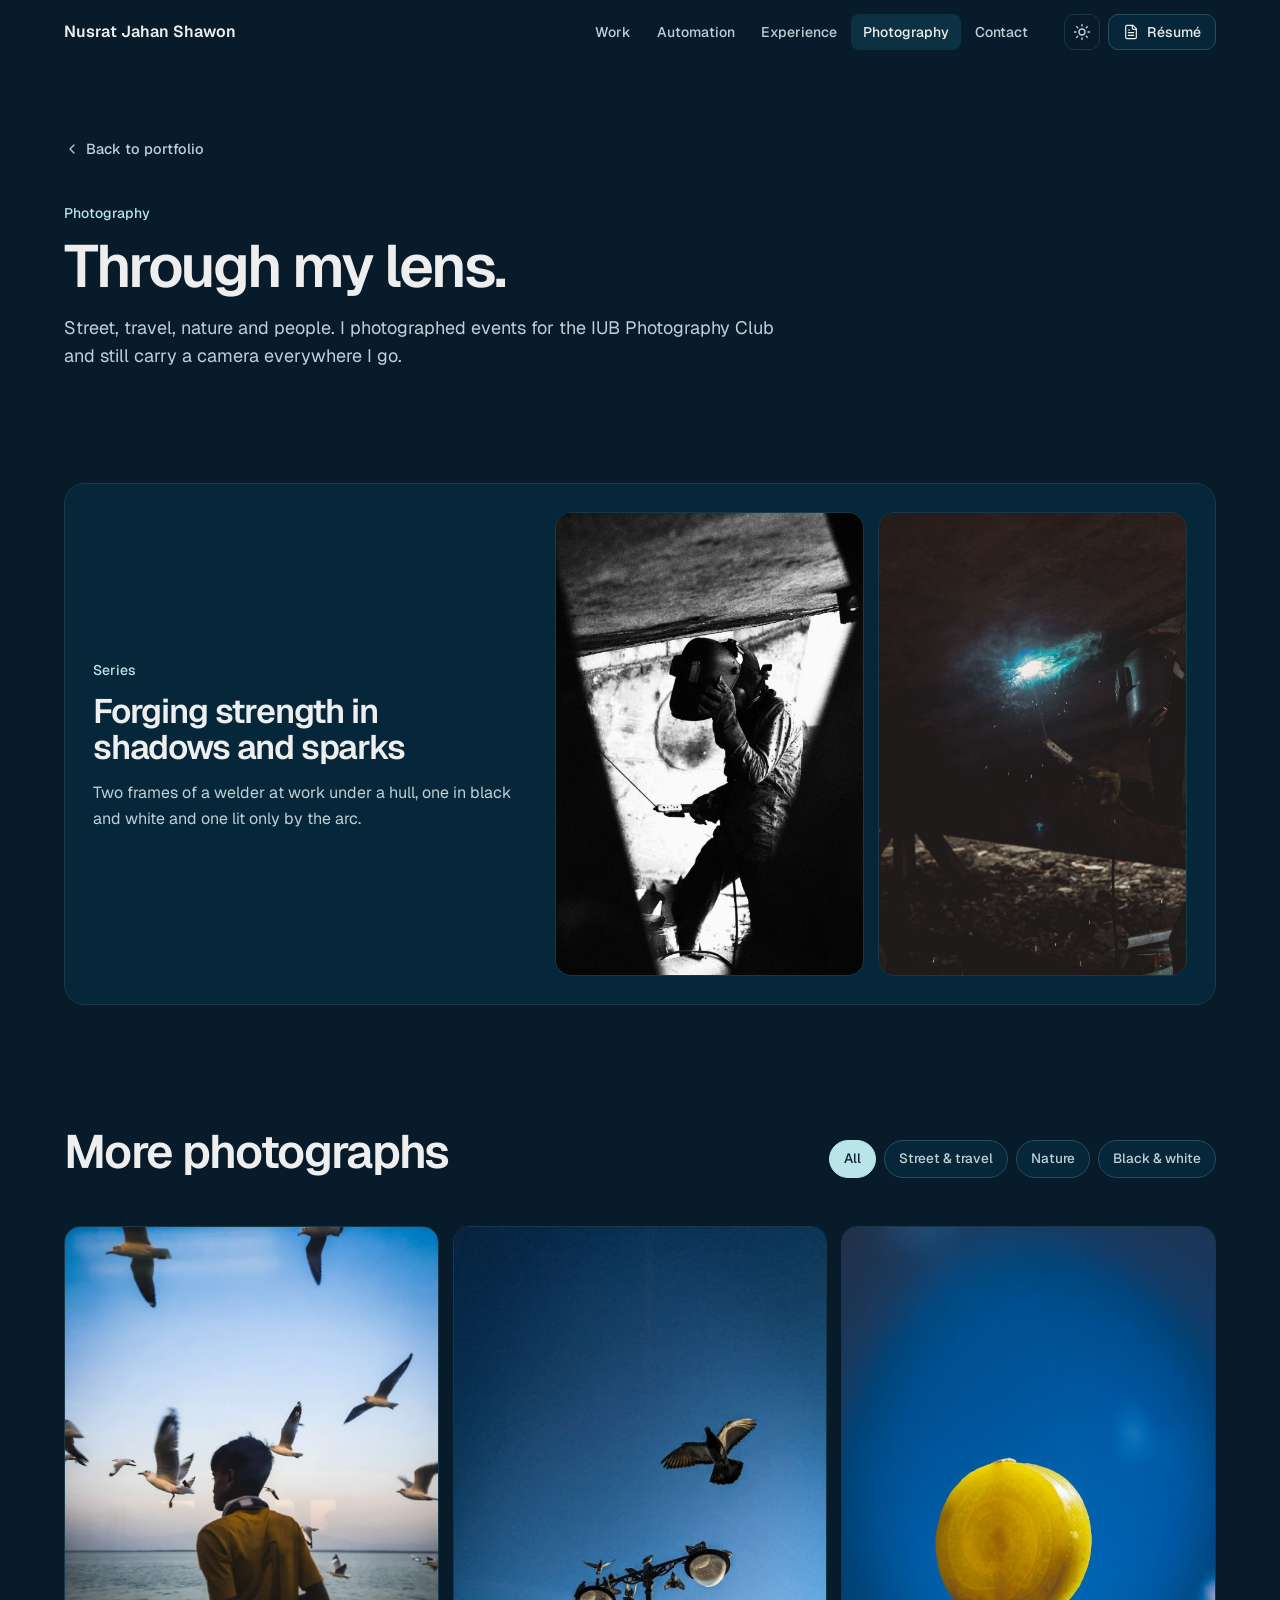
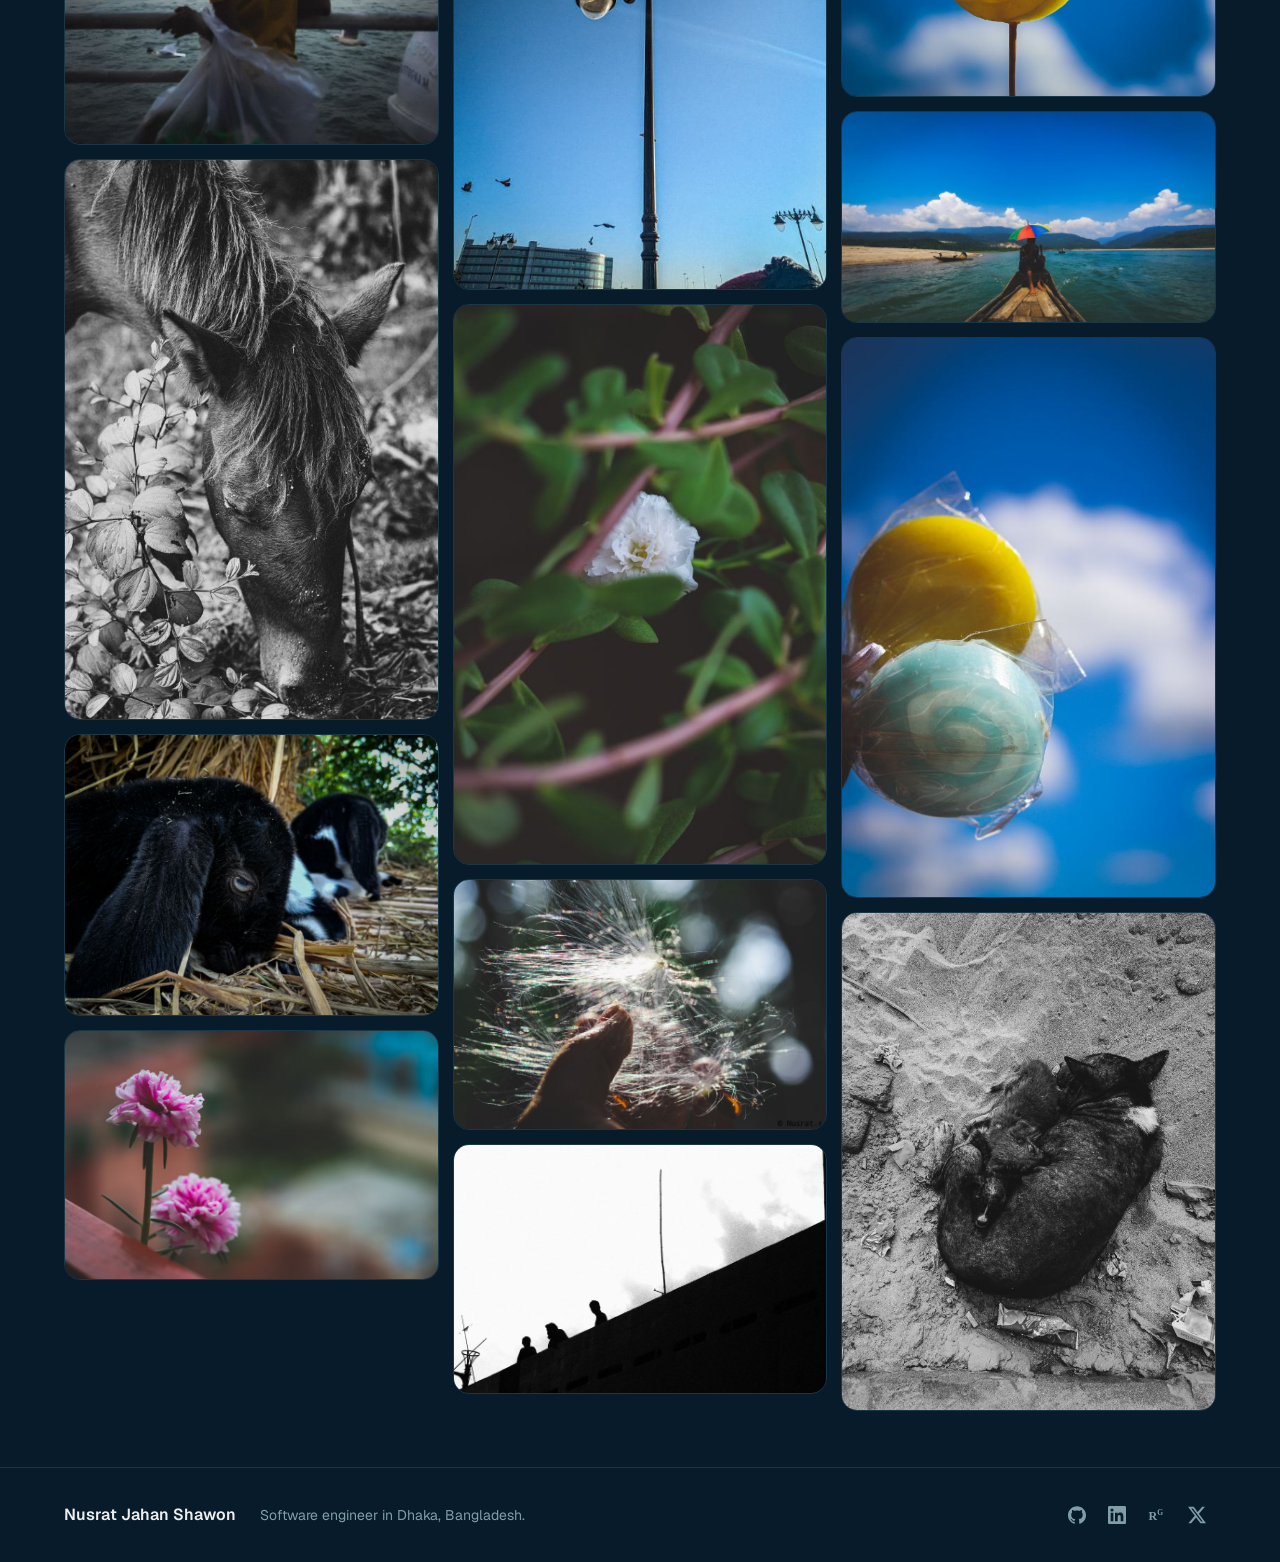
<file: photography.html>
<!doctype html>
<html lang="en" data-theme="dark">
<head>
<meta charset="utf-8">
<meta name="viewport" content="width=device-width, initial-scale=1">
<title>Photography · Nusrat Jahan Shawon</title>
<meta name="description" content="Street, nature and people photographs by Nusrat Jahan Shawon.">
<meta property="og:title" content="Photography · Nusrat Jahan Shawon">
<meta property="og:image" content="assets/photos/gulls.jpg">
<meta name="theme-color" content="#071B2B">
<link rel="icon" href="assets/favicon.svg" type="image/svg+xml">
<link rel="preconnect" href="https://fonts.googleapis.com">
<link rel="preconnect" href="https://fonts.gstatic.com" crossorigin>
<link href="https://fonts.googleapis.com/css2?family=Geist:wght@400;500;600;700&family=Geist+Mono:wght@400;500&display=swap" rel="stylesheet">
<link rel="stylesheet" href="styles.css?v=20261118e">
<script>
  try { const t = localStorage.getItem('theme'); if (t) document.documentElement.dataset.theme = t; } catch (e) {}
  document.documentElement.classList.add('js');
</script>
</head>
<body class="page-photo">

<svg width="0" height="0" style="position:absolute" aria-hidden="true">
  <defs>
    <symbol id="i-code" viewBox="0 0 24 24"><polyline points="16 18 22 12 16 6"/><polyline points="8 6 2 12 8 18"/></symbol>
    <symbol id="i-layers" viewBox="0 0 24 24"><path d="M12.83 2.18a2 2 0 0 0-1.66 0L2.6 6.08a1 1 0 0 0 0 1.83l8.58 3.91a2 2 0 0 0 1.66 0l8.58-3.9a1 1 0 0 0 0-1.83Z"/><path d="m22 17.65-9.17 4.16a2 2 0 0 1-1.66 0L2 17.65"/><path d="m22 12.65-9.17 4.16a2 2 0 0 1-1.66 0L2 12.65"/></symbol>
    <symbol id="i-briefcase" viewBox="0 0 24 24"><path d="M16 20V4a2 2 0 0 0-2-2h-4a2 2 0 0 0-2 2v16"/><rect width="20" height="14" x="2" y="6" rx="2"/></symbol>
    <symbol id="i-grad" viewBox="0 0 24 24"><path d="M21.42 10.922a1 1 0 0 0-.019-1.838L12.83 5.18a2 2 0 0 0-1.66 0L2.6 9.08a1 1 0 0 0 0 1.832l8.57 3.908a2 2 0 0 0 1.66 0z"/><path d="M22 10v6"/><path d="M6 12.5V16a6 3 0 0 0 12 0v-3.5"/></symbol>
    <symbol id="i-mail" viewBox="0 0 24 24"><rect width="20" height="16" x="2" y="4" rx="2"/><path d="m22 7-8.97 5.7a1.94 1.94 0 0 1-2.06 0L2 7"/></symbol>
    <symbol id="i-file" viewBox="0 0 24 24"><path d="M15 2H6a2 2 0 0 0-2 2v16a2 2 0 0 0 2 2h12a2 2 0 0 0 2-2V7Z"/><path d="M14 2v4a2 2 0 0 0 2 2h4"/><path d="M10 9H8M16 13H8M16 17H8"/></symbol>
    <symbol id="i-sun" viewBox="0 0 24 24"><circle cx="12" cy="12" r="4"/><path d="M12 2v2M12 20v2M4.93 4.93l1.41 1.41M17.66 17.66l1.41 1.41M2 12h2M20 12h2M6.34 17.66l-1.41 1.41M19.07 4.93l-1.41 1.41"/></symbol>
    <symbol id="i-moon" viewBox="0 0 24 24"><path d="M12 3a6 6 0 0 0 9 9 9 9 0 1 1-9-9Z"/></symbol>
    <symbol id="i-arrow" viewBox="0 0 24 24"><path d="M5 12h14"/><path d="m12 5 7 7-7 7"/></symbol>
    <symbol id="i-out" viewBox="0 0 24 24"><path d="M7 7h10v10"/><path d="M7 17 17 7"/></symbol>
    <symbol id="i-check" viewBox="0 0 24 24"><path d="M20 6 9 17l-5-5"/></symbol>
    <symbol id="i-home" viewBox="0 0 24 24"><path d="M3 10.5 12 3l9 7.5V20a1 1 0 0 1-1 1h-5v-6H9v6H4a1 1 0 0 1-1-1Z"/></symbol>
    <symbol id="i-users" viewBox="0 0 24 24"><path d="M16 21v-2a4 4 0 0 0-4-4H6a4 4 0 0 0-4 4v2"/><circle cx="9" cy="7" r="4"/><path d="M22 21v-2a4 4 0 0 0-3-3.87M16 3.13a4 4 0 0 1 0 7.75"/></symbol>
    <symbol id="i-activity" viewBox="0 0 24 24"><path d="M22 12h-2.48a2 2 0 0 0-1.93 1.46l-2.35 8.36a.25.25 0 0 1-.48 0L9.24 2.18a.25.25 0 0 0-.48 0l-2.35 8.36A2 2 0 0 1 4.49 12H2"/></symbol>
    <symbol id="i-db" viewBox="0 0 24 24"><ellipse cx="12" cy="5" rx="9" ry="3"/><path d="M3 5V19A9 3 0 0 0 21 19V5"/><path d="M3 12A9 3 0 0 0 21 12"/></symbol>
    <symbol id="i-hash" viewBox="0 0 24 24"><path d="M4 9h16M4 15h16M10 3 8 21M16 3l-2 18"/></symbol>
    <symbol id="i-sparkles" viewBox="0 0 24 24"><path d="M9.937 15.5A2 2 0 0 0 8.5 14.063l-6.135-1.582a.5.5 0 0 1 0-.962L8.5 9.936A2 2 0 0 0 9.937 8.5l1.582-6.135a.5.5 0 0 1 .963 0L14.063 8.5A2 2 0 0 0 15.5 9.937l6.135 1.581a.5.5 0 0 1 0 .964L15.5 14.063a2 2 0 0 0-1.437 1.437l-1.582 6.135a.5.5 0 0 1-.963 0z"/></symbol>
    <symbol id="i-settings" viewBox="0 0 24 24"><circle cx="12" cy="12" r="3"/><path d="M12 2v3M12 19v3M2 12h3M19 12h3M4.9 4.9l2.1 2.1M17 17l2.1 2.1M4.9 19.1 7 17M17 7l2.1-2.1"/></symbol>
    <symbol id="i-search" viewBox="0 0 24 24"><circle cx="11" cy="11" r="7"/><path d="m21 21-4.3-4.3"/></symbol>
    <symbol id="i-clock" viewBox="0 0 24 24"><circle cx="12" cy="12" r="10"/><polyline points="12 6 12 12 16 14"/></symbol>
    <symbol id="i-camera" viewBox="0 0 24 24"><path d="M14.5 4h-5L7 7H4a2 2 0 0 0-2 2v9a2 2 0 0 0 2 2h16a2 2 0 0 0 2-2V9a2 2 0 0 0-2-2h-3l-2.5-3z"/><circle cx="12" cy="13" r="3"/></symbol>
    <symbol id="i-zap" viewBox="0 0 24 24"><path d="M4 14a1 1 0 0 1-.78-1.63l9.9-10.2a.5.5 0 0 1 .86.46l-1.92 6.02A1 1 0 0 0 13 10h7a1 1 0 0 1 .78 1.63l-9.9 10.2a.5.5 0 0 1-.86-.46l1.92-6.02A1 1 0 0 0 11 14z"/></symbol>
    <symbol id="i-calendar" viewBox="0 0 24 24"><rect width="18" height="18" x="3" y="4" rx="2"/><path d="M16 2v4M8 2v4M3 10h18"/></symbol>
    <symbol id="i-pen" viewBox="0 0 24 24"><path d="M12 20h9"/><path d="M16.5 3.5a2.12 2.12 0 0 1 3 3L7 19l-4 1 1-4Z"/></symbol>
    <symbol id="i-play" viewBox="0 0 24 24"><polygon points="6 3 20 12 6 21 6 3"/></symbol>
    <symbol id="i-x-close" viewBox="0 0 24 24"><path d="M18 6 6 18M6 6l12 12"/></symbol>
    <symbol id="i-chev-l" viewBox="0 0 24 24"><path d="m15 18-6-6 6-6"/></symbol>
    <symbol id="i-chev-r" viewBox="0 0 24 24"><path d="m9 18 6-6-6-6"/></symbol>
    <symbol id="i-trophy" viewBox="0 0 24 24"><path d="M6 9H4.5a2.5 2.5 0 0 1 0-5H6M18 9h1.5a2.5 2.5 0 0 0 0-5H18M4 22h16M10 14.66V17c0 .55-.47.98-.97 1.21C7.85 18.75 7 20.24 7 22M14 14.66V17c0 .55.47.98.97 1.21C16.15 18.75 17 20.24 17 22"/><path d="M18 2H6v7a6 6 0 0 0 12 0V2Z"/></symbol>
    <symbol id="i-award" viewBox="0 0 24 24"><circle cx="12" cy="8" r="6"/><path d="M15.477 12.89 17 22l-5-3-5 3 1.523-9.11"/></symbol>
    <symbol id="i-heart" viewBox="0 0 24 24"><path d="M19 14c1.49-1.46 3-3.21 3-5.5A5.5 5.5 0 0 0 16.5 3c-1.76 0-3 .5-4.5 2-1.5-1.5-2.74-2-4.5-2A5.5 5.5 0 0 0 2 8.5c0 2.3 1.5 4.05 3 5.5l7 7Z"/></symbol>
    <symbol id="i-globe" viewBox="0 0 24 24"><circle cx="12" cy="12" r="10"/><path d="M12 2a14.5 14.5 0 0 0 0 20 14.5 14.5 0 0 0 0-20"/><path d="M2 12h20"/></symbol>
    <symbol id="i-github" viewBox="0 0 24 24"><path fill="currentColor" stroke="none" d="M12 .297c-6.63 0-12 5.373-12 12 0 5.303 3.438 9.8 8.205 11.385.6.113.82-.258.82-.577 0-.285-.01-1.04-.015-2.04-3.338.724-4.042-1.61-4.042-1.61C4.422 18.07 3.633 17.7 3.633 17.7c-1.087-.744.084-.729.084-.729 1.205.084 1.838 1.236 1.838 1.236 1.07 1.835 2.809 1.305 3.495.998.108-.776.417-1.305.76-1.605-2.665-.3-5.466-1.332-5.466-5.93 0-1.31.465-2.38 1.235-3.22-.135-.303-.54-1.523.105-3.176 0 0 1.005-.322 3.3 1.23.96-.267 1.98-.399 3-.405 1.02.006 2.04.138 3 .405 2.28-1.552 3.285-1.23 3.285-1.23.645 1.653.24 2.873.12 3.176.765.84 1.23 1.91 1.23 3.22 0 4.61-2.805 5.625-5.475 5.92.42.36.81 1.096.81 2.22 0 1.606-.015 2.896-.015 3.286 0 .315.21.69.825.57C20.565 22.092 24 17.592 24 12.297c0-6.627-5.373-12-12-12"/></symbol>
    <symbol id="i-linkedin" viewBox="0 0 24 24"><path fill="currentColor" stroke="none" d="M20.447 20.452h-3.554v-5.569c0-1.328-.027-3.037-1.852-3.037-1.853 0-2.136 1.445-2.136 2.939v5.667H9.351V9h3.414v1.561h.046c.477-.9 1.637-1.85 3.37-1.85 3.601 0 4.267 2.37 4.267 5.455v6.286zM5.337 7.433a2.062 2.062 0 1 1 0-4.125 2.062 2.062 0 0 1 0 4.125zm1.782 13.019H3.555V9h3.564v11.452zM22.225 0H1.771C.792 0 0 .774 0 1.729v20.542C0 23.227.792 24 1.771 24h20.451C23.2 24 24 23.227 24 22.271V1.729C24 .774 23.2 0 22.222 0h.003z"/></symbol>
    <symbol id="i-x" viewBox="0 0 24 24"><path fill="currentColor" stroke="none" d="M18.901 1.153h3.68l-8.04 9.19L24 22.846h-7.406l-5.8-7.584-6.638 7.584H.474l8.6-9.83L0 1.154h7.594l5.243 6.932ZM17.61 20.644h2.039L6.486 3.24H4.298Z"/></symbol>
    <symbol id="i-rg" viewBox="0 0 24 24"><text x="10.5" y="18" text-anchor="middle" font-family="Georgia, serif" font-size="16" font-weight="700" fill="currentColor" stroke="none">R<tspan font-size="10" dy="-6">G</tspan></text></symbol>
    <symbol id="t-anthropic" viewBox="0 0 24 24"><path d="M17.3041 3.541h-3.6718l6.696 16.918H24Zm-10.6082 0L0 20.459h3.7442l1.3693-3.5527h7.0052l1.3693 3.5528h3.7442L10.5363 3.5409Zm-.3712 10.2232 2.2914-5.9456 2.2914 5.9456Z"/></symbol>
    <symbol id="t-erpnext" viewBox="0 0 24 24"><path d="M2.88 0C1.29 0 0 1.29 0 2.88v18.24C0 22.71 1.29 24 2.88 24h18.24c1.59 0 2.88-1.29 2.88-2.88V2.88C24 1.29 22.71 0 21.12 0Zm5.04 5.76h8.254v2.146H7.92Zm0 5.033h7.85v2.146h-5.233v2.954h5.703v2.146H7.92Z"/></symbol>
    <symbol id="t-fal" viewBox="0 0 24 24"><path d="M12 1.5c.5 0 .9.4 1 .9l.9 4.6a2.5 2.5 0 0 0 2 2l4.7 1c.5.1.9.5.9 1s-.4.9-.9 1l-4.7 1a2.5 2.5 0 0 0-2 2l-.9 4.6c-.1.5-.5.9-1 .9s-.9-.4-1-.9l-.9-4.6a2.5 2.5 0 0 0-2-2l-4.7-1c-.5-.1-.9-.5-.9-1s.4-.9.9-1l4.7-1a2.5 2.5 0 0 0 2-2l.9-4.6c.1-.5.5-.9 1-.9Z"/></symbol>
    <symbol id="t-frappe" viewBox="0 0 24 24"><path d="M2.88 0C1.29 0 0 1.29 0 2.88v18.24C0 22.71 1.29 24 2.88 24h18.24c1.59 0 2.88-1.29 2.88-2.88V2.88C24 1.29 22.71 0 21.12 0H2.88zM8.4 6h8.024v2.111H8.4V6zm0 5.385h7.49v2.113h-4.93V18H8.4v-6.615z"/></symbol>
    <symbol id="t-gmail" viewBox="0 0 24 24"><path d="M24 5.457v13.909c0 .904-.732 1.636-1.636 1.636h-3.819V11.73L12 16.64l-6.545-4.91v9.273H1.636A1.636 1.636 0 0 1 0 19.366V5.457c0-2.023 2.309-3.178 3.927-1.964L5.455 4.64 12 9.548l6.545-4.91 1.528-1.145C21.69 2.28 24 3.434 24 5.457z"/></symbol>
    <symbol id="t-googleappsscript" viewBox="0 0 24 24"><path d="M12.363 2.54a3.136 3.136 0 0 0-.376.022 2.864 2.864 0 0 0-1.589.828c-.562.58-.82 1.115-.773 1.943-.01.264.193 1.023.272 1.274 1.115 3.546 2.09 6.75 3.26 10.279.08.246.168.486.267.72.02.047.035.046.048-.004.077-.297.174-.612.29-.945.894-2.576 1.772-5.14 2.633-7.696a.345.345 0 0 0 .004-.217 163.054 163.054 0 0 0-1.49-4.572 2.603 2.603 0 0 0-.704-.933c-.55-.46-1.166-.694-1.842-.7Zm9.078.117a2.734 2.734 0 0 0-2.878 1.828l-4.576 13.289a2.734 2.734 0 0 0 1.695 3.475l.12.04a2.734 2.734 0 0 0 3.475-1.694L23.85 6.307a2.734 2.734 0 0 0-1.695-3.476c-.233-.1-.506-.124-.716-.174ZM12.375 3.96a1.396 1.396 0 1 1 0 2.791 1.395 1.395 0 0 1 0-2.79zm8.809.07a1.402 1.402 0 1 1 0 2.803 1.402 1.402 0 0 1 0-2.803zM5.419 7.605a2.853 2.853 0 0 0-.468.052 2.683 2.683 0 0 0-1.337.627 2.62 2.62 0 0 0-.924 1.833 3.808 3.808 0 0 0 0 .648 2.52 2.52 0 0 0 .673 1.52c.221.238.465.454.732.648 3.043 2.21 6.08 4.43 9.108 6.664a.78.78 0 0 0 .158.089c.03-.043.032-.098.007-.167a17.409 17.409 0 0 0-.317-1.066 532.752 532.752 0 0 1-2.02-6.251 41.91 41.91 0 0 0-.497-1.477c-.967-.849-2.078-1.6-3.023-2.302A3.848 3.848 0 0 0 6.153 7.7a2.388 2.388 0 0 0-.734-.094Zm.02 1.424a1.398 1.398 0 1 1 0 2.796 1.398 1.398 0 0 1 0-2.796zm-2.458 6.792c-.733-.006-1.375.202-1.927.622a2.72 2.72 0 0 0-.95 1.45 2.78 2.78 0 0 0-.09 1.04 2.74 2.74 0 0 0 .695 1.583c.664.578 1.26.85 2 .945 1.42-.005 2.84-.012 4.262-.02h.418c2.277-.003 4.513-.002 6.706.003.148.005.28.003.392-.01.06-.005.091-.031.092-.077a10.656 10.656 0 0 0-.834-.653 488.746 488.746 0 0 1-6.57-4.815.236.236 0 0 0-.14-.047c-1.34-.003-2.691-.01-4.054-.02zm-.19 1.418a1.402 1.402 0 1 1 0 2.803 1.402 1.402 0 0 1 0-2.803zm13.874.002a1.4 1.4 0 1 1 0 2.8 1.4 1.4 0 0 1 0-2.8z"/></symbol>
    <symbol id="t-googlecloud" viewBox="0 0 24 24"><path d="M12.19 2.38a9.344 9.344 0 0 0-9.234 6.893c.053-.02-.055.013 0 0-3.875 2.551-3.922 8.11-.247 10.941l.006-.007-.007.03a6.717 6.717 0 0 0 4.077 1.356h5.173l.03.03h5.192c6.687.053 9.376-8.605 3.835-12.35a9.365 9.365 0 0 0-2.821-4.552l-.043.043.006-.05A9.344 9.344 0 0 0 12.19 2.38zm-.358 4.146c1.244-.04 2.518.368 3.486 1.15a5.186 5.186 0 0 1 1.862 4.078v.518c3.53-.07 3.53 5.262 0 5.193h-5.193l-.008.009v-.04H6.785a2.59 2.59 0 0 1-1.067-.23h.001a2.597 2.597 0 1 1 3.437-3.437l3.013-3.012A6.747 6.747 0 0 0 8.11 8.24c.018-.01.04-.026.054-.023a5.186 5.186 0 0 1 3.67-1.69z"/></symbol>
    <symbol id="t-googledrive" viewBox="0 0 24 24"><path d="M12.01 1.485c-2.082 0-3.754.02-3.743.047.01.02 1.708 3.001 3.774 6.62l3.76 6.574h3.76c2.081 0 3.753-.02 3.742-.047-.005-.02-1.708-3.001-3.775-6.62l-3.76-6.574zm-4.76 1.73a789.828 789.861 0 0 0-3.63 6.319L0 15.868l1.89 3.298 1.885 3.297 3.62-6.335 3.618-6.33-1.88-3.287C8.1 4.704 7.255 3.22 7.25 3.214zm2.259 12.653-.203.348c-.114.198-.96 1.672-1.88 3.287a423.93 423.948 0 0 1-1.698 2.97c-.01.026 3.24.042 7.222.042h7.244l1.796-3.157c.992-1.734 1.85-3.23 1.906-3.323l.104-.167h-7.249z"/></symbol>
    <symbol id="t-googlesheets" viewBox="0 0 24 24"><path d="M11.318 12.545H7.91v-1.909h3.41v1.91zM14.728 0v6h6l-6-6zm1.363 10.636h-3.41v1.91h3.41v-1.91zm0 3.273h-3.41v1.91h3.41v-1.91zM20.727 6.5v15.864c0 .904-.732 1.636-1.636 1.636H4.909a1.636 1.636 0 0 1-1.636-1.636V1.636C3.273.732 4.005 0 4.909 0h9.318v6.5h6.5zm-3.273 2.773H6.545v7.909h10.91v-7.91zm-6.136 4.636H7.91v1.91h3.41v-1.91z"/></symbol>
    <symbol id="t-modelcontextprotocol" viewBox="0 0 24 24"><path d="M13.85 0a4.16 4.16 0 0 0-2.95 1.217L1.456 10.66a.835.835 0 0 0 0 1.18.835.835 0 0 0 1.18 0l9.442-9.442a2.49 2.49 0 0 1 3.541 0 2.49 2.49 0 0 1 0 3.541L8.59 12.97l-.1.1a.835.835 0 0 0 0 1.18.835.835 0 0 0 1.18 0l.1-.098 7.03-7.034a2.49 2.49 0 0 1 3.542 0l.049.05a2.49 2.49 0 0 1 0 3.54l-8.54 8.54a1.96 1.96 0 0 0 0 2.755l1.753 1.753a.835.835 0 0 0 1.18 0 .835.835 0 0 0 0-1.18l-1.753-1.753a.266.266 0 0 1 0-.394l8.54-8.54a4.185 4.185 0 0 0 0-5.9l-.05-.05a4.16 4.16 0 0 0-2.95-1.218c-.2 0-.401.02-.6.048a4.17 4.17 0 0 0-1.17-3.552A4.16 4.16 0 0 0 13.85 0m0 3.333a.84.84 0 0 0-.59.245L6.275 10.56a4.186 4.186 0 0 0 0 5.902 4.186 4.186 0 0 0 5.902 0L19.16 9.48a.835.835 0 0 0 0-1.18.835.835 0 0 0-1.18 0l-6.985 6.984a2.49 2.49 0 0 1-3.54 0 2.49 2.49 0 0 1 0-3.54l6.983-6.985a.835.835 0 0 0 0-1.18.84.84 0 0 0-.59-.245"/></symbol>
    <symbol id="t-mongodb" viewBox="0 0 24 24"><path d="M17.193 9.555c-1.264-5.58-4.252-7.414-4.573-8.115-.28-.394-.53-.954-.735-1.44-.036.495-.055.685-.523 1.184-.723.566-4.438 3.682-4.74 10.02-.282 5.912 4.27 9.435 4.888 9.884l.07.05A73.49 73.49 0 0111.91 24h.481c.114-1.032.284-2.056.51-3.07.417-.296.604-.463.85-.693a11.342 11.342 0 003.639-8.464c.01-.814-.103-1.662-.197-2.218zm-5.336 8.195s0-8.291.275-8.29c.213 0 .49 10.695.49 10.695-.381-.045-.765-1.76-.765-2.405z"/></symbol>
    <symbol id="t-mysql" viewBox="0 0 24 24"><path d="M16.405 5.501c-.115 0-.193.014-.274.033v.013h.014c.054.104.146.18.214.273.054.107.1.214.154.32l.014-.015c.094-.066.14-.172.14-.333-.04-.047-.046-.094-.08-.14-.04-.067-.126-.1-.18-.153zM5.77 18.695h-.927a50.854 50.854 0 00-.27-4.41h-.008l-1.41 4.41H2.45l-1.4-4.41h-.01a72.892 72.892 0 00-.195 4.41H0c.055-1.966.192-3.81.41-5.53h1.15l1.335 4.064h.008l1.347-4.064h1.095c.242 2.015.384 3.86.428 5.53zm4.017-4.08c-.378 2.045-.876 3.533-1.492 4.46-.482.716-1.01 1.073-1.583 1.073-.153 0-.34-.046-.566-.138v-.494c.11.017.24.026.386.026.268 0 .483-.075.647-.222.197-.18.295-.382.295-.605 0-.155-.077-.47-.23-.944L6.23 14.615h.91l.727 2.36c.164.536.233.91.205 1.123.4-1.064.678-2.227.835-3.483zm12.325 4.08h-2.63v-5.53h.885v4.85h1.745zm-3.32.135l-1.016-.5c.09-.076.177-.158.255-.25.433-.506.648-1.258.648-2.253 0-1.83-.718-2.746-2.155-2.746-.704 0-1.254.232-1.65.697-.43.508-.646 1.256-.646 2.245 0 .972.19 1.686.574 2.14.35.41.877.615 1.583.615.264 0 .506-.033.725-.098l1.325.772.36-.622zM15.5 17.588c-.225-.36-.337-.94-.337-1.736 0-1.393.424-2.09 1.27-2.09.443 0 .77.167.977.5.224.362.336.936.336 1.723 0 1.404-.424 2.108-1.27 2.108-.445 0-.77-.167-.978-.5zm-1.658-.425c0 .47-.172.856-.516 1.156-.344.3-.803.45-1.384.45-.543 0-1.064-.172-1.573-.515l.237-.476c.438.22.833.328 1.19.328.332 0 .593-.073.783-.22a.754.754 0 00.3-.615c0-.33-.23-.61-.648-.845-.388-.213-1.163-.657-1.163-.657-.422-.307-.632-.636-.632-1.177 0-.45.157-.81.47-1.085.315-.278.72-.415 1.22-.415.512 0 .98.136 1.4.41l-.213.476a2.726 2.726 0 00-1.064-.23c-.283 0-.502.068-.654.206a.685.685 0 00-.248.524c0 .328.234.61.666.85.393.215 1.187.67 1.187.67.433.305.648.63.648 1.168zm9.382-5.852c-.535-.014-.95.04-1.297.188-.1.04-.26.04-.274.167.055.053.063.14.11.214.08.134.218.313.346.407.14.11.28.216.427.31.26.16.555.255.81.416.145.094.293.213.44.313.073.05.12.14.214.172v-.02c-.046-.06-.06-.147-.105-.214-.067-.067-.134-.127-.2-.193a3.223 3.223 0 00-.695-.675c-.214-.146-.682-.35-.77-.595l-.013-.014c.146-.013.32-.066.46-.106.227-.06.435-.047.67-.106.106-.027.213-.06.32-.094v-.06c-.12-.12-.21-.283-.334-.395a8.867 8.867 0 00-1.104-.823c-.21-.134-.476-.22-.697-.334-.08-.04-.214-.06-.26-.127-.12-.146-.19-.34-.275-.514a17.69 17.69 0 01-.547-1.163c-.12-.262-.193-.523-.34-.763-.69-1.137-1.437-1.826-2.586-2.5-.247-.14-.543-.2-.856-.274-.167-.008-.334-.02-.5-.027-.11-.047-.216-.174-.31-.235-.38-.24-1.364-.76-1.644-.072-.18.434.267.862.422 1.082.115.153.26.328.34.5.047.116.06.235.107.356.106.294.207.622.347.897.073.14.153.287.247.413.054.073.146.107.167.227-.094.136-.1.334-.154.5-.24.757-.146 1.693.194 2.25.107.166.362.534.703.393.3-.12.234-.5.32-.835.02-.08.007-.133.048-.187v.015c.094.188.188.367.274.555.206.328.566.668.867.895.16.12.287.328.487.402v-.02h-.015c-.043-.058-.1-.086-.154-.133a3.445 3.445 0 01-.35-.4 8.76 8.76 0 01-.747-1.218c-.11-.21-.202-.436-.29-.643-.04-.08-.04-.2-.107-.24-.1.146-.247.273-.32.453-.127.288-.14.642-.188 1.01-.027.007-.014 0-.027.014-.214-.052-.287-.274-.367-.46-.2-.475-.233-1.238-.06-1.785.047-.14.247-.582.167-.716-.042-.127-.174-.2-.247-.303a2.478 2.478 0 01-.24-.427c-.16-.374-.24-.788-.414-1.162-.08-.173-.22-.354-.334-.513-.127-.18-.267-.307-.368-.52-.033-.073-.08-.194-.027-.274.014-.054.042-.075.094-.09.088-.072.335.022.422.062.247.1.455.194.662.334.094.066.195.193.315.226h.14c.214.047.455.014.655.073.355.114.675.28.962.46a5.953 5.953 0 012.085 2.286c.08.154.115.295.188.455.14.33.313.663.455.982.14.315.275.636.476.897.1.14.502.213.682.286.133.06.34.115.46.188.23.14.454.3.67.454.11.076.443.243.463.378z"/></symbol>
    <symbol id="t-n8n" viewBox="0 0 24 24"><path d="M4.8 16.8c.45 0 .6-.15.6-.6V15c0-1.8.6-2.4 2.4-2.4H9c1.8 0 2.4.6 2.4 2.4v1.2c0 .45.15.6.6.6s.6-.15.6-.6V15c0-1.8.6-2.4 2.4-2.4h1.2c1.8 0 2.4.6 2.4 2.4v1.2c0 .45.15.6.6.6s.6-.15.6-.6V15c0-1.8.6-2.4 2.4-2.4h1.2c.45 0 .6-.15.6-.6s-.15-.6-.6-.6h-1.2c-1.8 0-2.4-.6-2.4-2.4V7.8c0-.45-.15-.6-.6-.6s-.6.15-.6.6V9c0 1.8-.6 2.4-2.4 2.4H15c-1.8 0-2.4-.6-2.4-2.4V7.8c0-.45-.15-.6-.6-.6s-.6.15-.6.6V9c0 1.8-.6 2.4-2.4 2.4H7.8c-1.8 0-2.4-.6-2.4-2.4V7.8c0-.45-.15-.6-.6-.6s-.6.15-.6.6V9c0 1.8-.6 2.4-2.4 2.4H.6c-.45 0-.6.15-.6.6s.15.6.6.6h1.2c1.8 0 2.4.6 2.4 2.4v1.2c0 .45.15.6.6.6"/></symbol>
    <symbol id="t-nextdotjs" viewBox="0 0 24 24"><path d="M18.665 21.978C16.758 23.255 14.465 24 12 24 5.377 24 0 18.623 0 12S5.377 0 12 0s12 5.377 12 12c0 3.583-1.574 6.801-4.067 9.001L9.219 7.2H7.2v9.596h1.615V9.251l9.85 12.727Zm-3.332-8.533 1.6 2.061V7.2h-1.6v6.245Z"/></symbol>
    <symbol id="t-nodedotjs" viewBox="0 0 24 24"><path d="M11.998,24c-0.321,0-0.641-0.084-0.922-0.247l-2.936-1.737c-0.438-0.245-0.224-0.332-0.08-0.383 c0.585-0.203,0.703-0.25,1.328-0.604c0.065-0.037,0.151-0.023,0.218,0.017l2.256,1.339c0.082,0.045,0.197,0.045,0.272,0l8.795-5.076 c0.082-0.047,0.134-0.141,0.134-0.238V6.921c0-0.099-0.053-0.192-0.137-0.242l-8.791-5.072c-0.081-0.047-0.189-0.047-0.271,0 L3.075,6.68C2.99,6.729,2.936,6.825,2.936,6.921v10.15c0,0.097,0.054,0.189,0.139,0.235l2.409,1.392 c1.307,0.654,2.108-0.116,2.108-0.89V7.787c0-0.142,0.114-0.253,0.256-0.253h1.115c0.139,0,0.255,0.112,0.255,0.253v10.021 c0,1.745-0.95,2.745-2.604,2.745c-0.508,0-0.909,0-2.026-0.551L2.28,18.675c-0.57-0.329-0.922-0.945-0.922-1.604V6.921 c0-0.659,0.353-1.275,0.922-1.603l8.795-5.082c0.557-0.315,1.296-0.315,1.848,0l8.794,5.082c0.57,0.329,0.924,0.944,0.924,1.603 v10.15c0,0.659-0.354,1.273-0.924,1.604l-8.794,5.078C12.643,23.916,12.324,24,11.998,24z M19.099,13.993 c0-1.9-1.284-2.406-3.987-2.763c-2.731-0.361-3.009-0.548-3.009-1.187c0-0.528,0.235-1.233,2.258-1.233 c1.807,0,2.473,0.389,2.747,1.607c0.024,0.115,0.129,0.199,0.247,0.199h1.141c0.071,0,0.138-0.031,0.186-0.081 c0.048-0.054,0.074-0.123,0.067-0.196c-0.177-2.098-1.571-3.076-4.388-3.076c-2.508,0-4.004,1.058-4.004,2.833 c0,1.925,1.488,2.457,3.895,2.695c2.88,0.282,3.103,0.703,3.103,1.269c0,0.983-0.789,1.402-2.642,1.402 c-2.327,0-2.839-0.584-3.011-1.742c-0.02-0.124-0.126-0.215-0.253-0.215h-1.137c-0.141,0-0.254,0.112-0.254,0.253 c0,1.482,0.806,3.248,4.655,3.248C17.501,17.007,19.099,15.91,19.099,13.993z"/></symbol>
    <symbol id="t-openai" viewBox="0 0 24 24"><path d="M22.2819 9.8211a5.9847 5.9847 0 0 0-.5157-4.9108 6.0462 6.0462 0 0 0-6.5098-2.9A6.0651 6.0651 0 0 0 4.9807 4.1818a5.9847 5.9847 0 0 0-3.9977 2.9 6.0462 6.0462 0 0 0 .7427 7.0966 5.98 5.98 0 0 0 .511 4.9107 6.051 6.051 0 0 0 6.5146 2.9001A5.9847 5.9847 0 0 0 13.2599 24a6.0557 6.0557 0 0 0 5.7718-4.2058 5.9894 5.9894 0 0 0 3.9977-2.9001 6.0557 6.0557 0 0 0-.7475-7.0729zm-9.022 12.6081a4.4755 4.4755 0 0 1-2.8764-1.0408l.1419-.0804 4.7783-2.7582a.7948.7948 0 0 0 .3927-.6813v-6.7369l2.02 1.1686a.071.071 0 0 1 .038.052v5.5826a4.504 4.504 0 0 1-4.4945 4.4944zm-9.6607-4.1254a4.4708 4.4708 0 0 1-.5346-3.0137l.142.0852 4.783 2.7582a.7712.7712 0 0 0 .7806 0l5.8428-3.3685v2.3324a.0804.0804 0 0 1-.0332.0615L9.74 19.9502a4.4992 4.4992 0 0 1-6.1408-1.6464zM2.3408 7.8956a4.485 4.485 0 0 1 2.3655-1.9728V11.6a.7664.7664 0 0 0 .3879.6765l5.8144 3.3543-2.0201 1.1685a.0757.0757 0 0 1-.071 0l-4.8303-2.7865A4.504 4.504 0 0 1 2.3408 7.872zm16.5963 3.8558L13.1038 8.364 15.1192 7.2a.0757.0757 0 0 1 .071 0l4.8303 2.7913a4.4944 4.4944 0 0 1-.6765 8.1042v-5.6772a.79.79 0 0 0-.407-.667zm2.0107-3.0231l-.142-.0852-4.7735-2.7818a.7759.7759 0 0 0-.7854 0L9.409 9.2297V6.8974a.0662.0662 0 0 1 .0284-.0615l4.8303-2.7866a4.4992 4.4992 0 0 1 6.6802 4.66zM8.3065 12.863l-2.02-1.1638a.0804.0804 0 0 1-.038-.0567V6.0742a4.4992 4.4992 0 0 1 7.3757-3.4537l-.142.0805L8.704 5.459a.7948.7948 0 0 0-.3927.6813zm1.0976-2.3654l2.602-1.4998 2.6069 1.4998v2.9994l-2.5974 1.4997-2.6067-1.4997Z"/></symbol>
    <symbol id="t-postgresql" viewBox="0 0 24 24"><path d="M23.5594 14.7228a.5269.5269 0 0 0-.0563-.1191c-.139-.2632-.4768-.3418-1.0074-.2321-1.6533.3411-2.2935.1312-2.5256-.0191 1.342-2.0482 2.445-4.522 3.0411-6.8297.2714-1.0507.7982-3.5237.1222-4.7316a1.5641 1.5641 0 0 0-.1509-.235C21.6931.9086 19.8007.0248 17.5099.0005c-1.4947-.0158-2.7705.3461-3.1161.4794a9.449 9.449 0 0 0-.5159-.0816 8.044 8.044 0 0 0-1.3114-.1278c-1.1822-.0184-2.2038.2642-3.0498.8406-.8573-.3211-4.7888-1.645-7.2219.0788C.9359 2.1526.3086 3.8733.4302 6.3043c.0409.818.5069 3.334 1.2423 5.7436.4598 1.5065.9387 2.7019 1.4334 3.582.553.9942 1.1259 1.5933 1.7143 1.7895.4474.1491 1.1327.1441 1.8581-.7279.8012-.9635 1.5903-1.8258 1.9446-2.2069.4351.2355.9064.3625 1.39.3772a.0569.0569 0 0 0 .0004.0041 11.0312 11.0312 0 0 0-.2472.3054c-.3389.4302-.4094.5197-1.5002.7443-.3102.064-1.1344.2339-1.1464.8115-.0025.1224.0329.2309.0919.3268.2269.4231.9216.6097 1.015.6331 1.3345.3335 2.5044.092 3.3714-.6787-.017 2.231.0775 4.4174.3454 5.0874.2212.5529.7618 1.9045 2.4692 1.9043.2505 0 .5263-.0291.8296-.0941 1.7819-.3821 2.5557-1.1696 2.855-2.9059.1503-.8707.4016-2.8753.5388-4.1012.0169-.0703.0357-.1207.057-.1362.0007-.0005.0697-.0471.4272.0307a.3673.3673 0 0 0 .0443.0068l.2539.0223.0149.001c.8468.0384 1.9114-.1426 2.5312-.4308.6438-.2988 1.8057-1.0323 1.5951-1.6698zM2.371 11.8765c-.7435-2.4358-1.1779-4.8851-1.2123-5.5719-.1086-2.1714.4171-3.6829 1.5623-4.4927 1.8367-1.2986 4.8398-.5408 6.108-.13-.0032.0032-.0066.0061-.0098.0094-2.0238 2.044-1.9758 5.536-1.9708 5.7495-.0002.0823.0066.1989.0162.3593.0348.5873.0996 1.6804-.0735 2.9184-.1609 1.1504.1937 2.2764.9728 3.0892.0806.0841.1648.1631.2518.2374-.3468.3714-1.1004 1.1926-1.9025 2.1576-.5677.6825-.9597.5517-1.0886.5087-.3919-.1307-.813-.5871-1.2381-1.3223-.4796-.839-.9635-2.0317-1.4155-3.5126zm6.0072 5.0871c-.1711-.0428-.3271-.1132-.4322-.1772.0889-.0394.2374-.0902.4833-.1409 1.2833-.2641 1.4815-.4506 1.9143-1.0002.0992-.126.2116-.2687.3673-.4426a.3549.3549 0 0 0 .0737-.1298c.1708-.1513.2724-.1099.4369-.0417.156.0646.3078.26.3695.4752.0291.1016.0619.2945-.0452.4444-.9043 1.2658-2.2216 1.2494-3.1676 1.0128zm2.094-3.988-.0525.141c-.133.3566-.2567.6881-.3334 1.003-.6674-.0021-1.3168-.2872-1.8105-.8024-.6279-.6551-.9131-1.5664-.7825-2.5004.1828-1.3079.1153-2.4468.079-3.0586-.005-.0857-.0095-.1607-.0122-.2199.2957-.2621 1.6659-.9962 2.6429-.7724.4459.1022.7176.4057.8305.928.5846 2.7038.0774 3.8307-.3302 4.7363-.084.1866-.1633.3629-.2311.5454zm7.3637 4.5725c-.0169.1768-.0358.376-.0618.5959l-.146.4383a.3547.3547 0 0 0-.0182.1077c-.0059.4747-.054.6489-.115.8693-.0634.2292-.1353.4891-.1794 1.0575-.11 1.4143-.8782 2.2267-2.4172 2.5565-1.5155.3251-1.7843-.4968-2.0212-1.2217a6.5824 6.5824 0 0 0-.0769-.2266c-.2154-.5858-.1911-1.4119-.1574-2.5551.0165-.5612-.0249-1.9013-.3302-2.6462.0044-.2932.0106-.5909.019-.8918a.3529.3529 0 0 0-.0153-.1126 1.4927 1.4927 0 0 0-.0439-.208c-.1226-.4283-.4213-.7866-.7797-.9351-.1424-.059-.4038-.1672-.7178-.0869.067-.276.1831-.5875.309-.9249l.0529-.142c.0595-.16.134-.3257.213-.5012.4265-.9476 1.0106-2.2453.3766-5.1772-.2374-1.0981-1.0304-1.6343-2.2324-1.5098-.7207.0746-1.3799.3654-1.7088.5321a5.6716 5.6716 0 0 0-.1958.1041c.0918-1.1064.4386-3.1741 1.7357-4.4823a4.0306 4.0306 0 0 1 .3033-.276.3532.3532 0 0 0 .1447-.0644c.7524-.5706 1.6945-.8506 2.802-.8325.4091.0067.8017.0339 1.1742.081 1.939.3544 3.2439 1.4468 4.0359 2.3827.8143.9623 1.2552 1.9315 1.4312 2.4543-1.3232-.1346-2.2234.1268-2.6797.779-.9926 1.4189.543 4.1729 1.2811 5.4964.1353.2426.2522.4522.2889.5413.2403.5825.5515.9713.7787 1.2552.0696.087.1372.1714.1885.245-.4008.1155-1.1208.3825-1.0552 1.717-.0123.1563-.0423.4469-.0834.8148-.0461.2077-.0702.4603-.0994.7662zm.8905-1.6211c-.0405-.8316.2691-.9185.5967-1.0105a2.8566 2.8566 0 0 0 .135-.0406 1.202 1.202 0 0 0 .1342.103c.5703.3765 1.5823.4213 3.0068.1344-.2016.1769-.5189.3994-.9533.6011-.4098.1903-1.0957.333-1.7473.3636-.7197.0336-1.0859-.0807-1.1721-.151zm.5695-9.2712c-.0059.3508-.0542.6692-.1054 1.0017-.055.3576-.112.7274-.1264 1.1762-.0142.4368.0404.8909.0932 1.3301.1066.887.216 1.8003-.2075 2.7014a3.5272 3.5272 0 0 1-.1876-.3856c-.0527-.1276-.1669-.3326-.3251-.6162-.6156-1.1041-2.0574-3.6896-1.3193-4.7446.3795-.5427 1.3408-.5661 2.1781-.463zm.2284 7.0137a12.3762 12.3762 0 0 0-.0853-.1074l-.0355-.0444c.7262-1.1995.5842-2.3862.4578-3.4385-.0519-.4318-.1009-.8396-.0885-1.2226.0129-.4061.0666-.7543.1185-1.0911.0639-.415.1288-.8443.1109-1.3505.0134-.0531.0188-.1158.0118-.1902-.0457-.4855-.5999-1.938-1.7294-3.253-.6076-.7073-1.4896-1.4972-2.6889-2.0395.5251-.1066 1.2328-.2035 2.0244-.1859 2.0515.0456 3.6746.8135 4.8242 2.2824a.908.908 0 0 1 .0667.1002c.7231 1.3556-.2762 6.2751-2.9867 10.5405zm-8.8166-6.1162c-.025.1794-.3089.4225-.6211.4225a.5821.5821 0 0 1-.0809-.0056c-.1873-.026-.3765-.144-.5059-.3156-.0458-.0605-.1203-.178-.1055-.2844.0055-.0401.0261-.0985.0925-.1488.1182-.0894.3518-.1226.6096-.0867.3163.0441.6426.1938.6113.4186zm7.9305-.4114c.0111.0792-.049.201-.1531.3102-.0683.0717-.212.1961-.4079.2232a.5456.5456 0 0 1-.075.0052c-.2935 0-.5414-.2344-.5607-.3717-.024-.1765.2641-.3106.5611-.352.297-.0414.6111.0088.6356.1851z"/></symbol>
    <symbol id="t-prisma" viewBox="0 0 24 24"><path d="M21.8068 18.2848L13.5528.7565c-.207-.4382-.639-.7273-1.1286-.7541-.5023-.0293-.9523.213-1.2062.6253L2.266 15.1271c-.2773.4518-.2718 1.0091.0158 1.4555l4.3759 6.7786c.2608.4046.7127.6388 1.1823.6388.1332 0 .267-.0188.3987-.0577l12.7019-3.7568c.3891-.1151.7072-.3904.8737-.7553s.1633-.7828-.0075-1.1454zm-1.8481.7519L9.1814 22.2242c-.3292.0975-.6448-.1873-.5756-.5194l3.8501-18.4386c.072-.3448.5486-.3996.699-.0803l7.1288 15.138c.1344.2856-.019.6224-.325.7128z"/></symbol>
    <symbol id="t-python" viewBox="0 0 24 24"><path d="M11.858 0c-.978.005-1.913.088-2.736.234C6.7.662 6.26 1.558 6.26 3.21v2.182h5.725v.727H4.111c-1.664 0-3.121 1-3.577 2.903-.526 2.181-.549 3.542 0 5.82.407 1.694 1.379 2.902 3.043 2.902h1.969v-2.616c0-1.89 1.635-3.557 3.576-3.557h5.72c1.591 0 2.862-1.31 2.862-2.91v-5.45c0-1.553-1.309-2.718-2.863-2.977A18 18 0 0 0 11.858 0M8.762 1.755c.591 0 1.074.491 1.074 1.095 0 .601-.483 1.087-1.074 1.087A1.08 1.08 0 0 1 7.688 2.85c0-.604.48-1.095 1.074-1.095m9.656 4.364v2.543c0 1.971-1.671 3.63-3.577 3.63H9.122c-1.566 0-2.862 1.34-2.862 2.91v5.452c0 1.551 1.349 2.464 2.862 2.91 1.813.532 3.55.628 5.72 0 1.44-.418 2.862-1.258 2.862-2.91V18.47h-5.719v-.727h8.582c1.664 0 2.284-1.16 2.862-2.903.598-1.793.573-3.518 0-5.819-.41-1.656-1.196-2.903-2.862-2.903zm-3.216 13.807a1.08 1.08 0 0 1 1.074 1.088c0 .604-.48 1.094-1.074 1.094-.592 0-1.075-.49-1.075-1.094 0-.601.483-1.088 1.075-1.088"/></symbol>
    <symbol id="t-railway" viewBox="0 0 24 24"><path d="M.113 10.27A13.026 13.026 0 000 11.48h18.23c-.064-.125-.15-.237-.235-.347-3.117-4.027-4.793-3.677-7.19-3.78-.8-.034-1.34-.048-4.524-.048-1.704 0-3.555.005-5.358.01-.234.63-.459 1.24-.567 1.737h9.342v1.216H.113v.002zm18.26 2.426H.009c.02.326.05.645.094.961h16.955c.754 0 1.179-.429 1.315-.96zm-17.318 4.28s2.81 6.902 10.93 7.024c4.855 0 9.027-2.883 10.92-7.024H1.056zM11.988 0C7.5 0 3.593 2.466 1.531 6.108l4.75-.005v-.002c3.71 0 3.849.016 4.573.047l.448.016c1.563.052 3.485.22 4.996 1.364.82.621 2.007 1.99 2.712 2.965.654.902.842 1.94.396 2.934-.408.914-1.289 1.458-2.353 1.458H.391s.099.42.249.886h22.748A12.026 12.026 0 0024 12.005C24 5.377 18.621 0 11.988 0z"/></symbol>
    <symbol id="t-react" viewBox="0 0 24 24"><path d="M14.23 12.004a2.236 2.236 0 0 1-2.235 2.236 2.236 2.236 0 0 1-2.236-2.236 2.236 2.236 0 0 1 2.235-2.236 2.236 2.236 0 0 1 2.236 2.236zm2.648-10.69c-1.346 0-3.107.96-4.888 2.622-1.78-1.653-3.542-2.602-4.887-2.602-.41 0-.783.093-1.106.278-1.375.793-1.683 3.264-.973 6.365C1.98 8.917 0 10.42 0 12.004c0 1.59 1.99 3.097 5.043 4.03-.704 3.113-.39 5.588.988 6.38.32.187.69.275 1.102.275 1.345 0 3.107-.96 4.888-2.624 1.78 1.654 3.542 2.603 4.887 2.603.41 0 .783-.09 1.106-.275 1.374-.792 1.683-3.263.973-6.365C22.02 15.096 24 13.59 24 12.004c0-1.59-1.99-3.097-5.043-4.032.704-3.11.39-5.587-.988-6.38-.318-.184-.688-.277-1.092-.278zm-.005 1.09v.006c.225 0 .406.044.558.127.666.382.955 1.835.73 3.704-.054.46-.142.945-.25 1.44-.96-.236-2.006-.417-3.107-.534-.66-.905-1.345-1.727-2.035-2.447 1.592-1.48 3.087-2.292 4.105-2.295zm-9.77.02c1.012 0 2.514.808 4.11 2.28-.686.72-1.37 1.537-2.02 2.442-1.107.117-2.154.298-3.113.538-.112-.49-.195-.964-.254-1.42-.23-1.868.054-3.32.714-3.707.19-.09.4-.127.563-.132zm4.882 3.05c.455.468.91.992 1.36 1.564-.44-.02-.89-.034-1.345-.034-.46 0-.915.01-1.36.034.44-.572.895-1.096 1.345-1.565zM12 8.1c.74 0 1.477.034 2.202.093.406.582.802 1.203 1.183 1.86.372.64.71 1.29 1.018 1.946-.308.655-.646 1.31-1.013 1.95-.38.66-.773 1.288-1.18 1.87-.728.063-1.466.098-2.21.098-.74 0-1.477-.035-2.202-.093-.406-.582-.802-1.204-1.183-1.86-.372-.64-.71-1.29-1.018-1.946.303-.657.646-1.313 1.013-1.954.38-.66.773-1.286 1.18-1.868.728-.064 1.466-.098 2.21-.098zm-3.635.254c-.24.377-.48.763-.704 1.16-.225.39-.435.782-.635 1.174-.265-.656-.49-1.31-.676-1.947.64-.15 1.315-.283 2.015-.386zm7.26 0c.695.103 1.365.23 2.006.387-.18.632-.405 1.282-.66 1.933-.2-.39-.41-.783-.64-1.174-.225-.392-.465-.774-.705-1.146zm3.063.675c.484.15.944.317 1.375.498 1.732.74 2.852 1.708 2.852 2.476-.005.768-1.125 1.74-2.857 2.475-.42.18-.88.342-1.355.493-.28-.958-.646-1.956-1.1-2.98.45-1.017.81-2.01 1.085-2.964zm-13.395.004c.278.96.645 1.957 1.1 2.98-.45 1.017-.812 2.01-1.086 2.964-.484-.15-.944-.318-1.37-.5-1.732-.737-2.852-1.706-2.852-2.474 0-.768 1.12-1.742 2.852-2.476.42-.18.88-.342 1.356-.494zm11.678 4.28c.265.657.49 1.312.676 1.948-.64.157-1.316.29-2.016.39.24-.375.48-.762.705-1.158.225-.39.435-.788.636-1.18zm-9.945.02c.2.392.41.783.64 1.175.23.39.465.772.705 1.143-.695-.102-1.365-.23-2.006-.386.18-.63.406-1.282.66-1.933zM17.92 16.32c.112.493.2.968.254 1.423.23 1.868-.054 3.32-.714 3.708-.147.09-.338.128-.563.128-1.012 0-2.514-.807-4.11-2.28.686-.72 1.37-1.536 2.02-2.44 1.107-.118 2.154-.3 3.113-.54zm-11.83.01c.96.234 2.006.415 3.107.532.66.905 1.345 1.727 2.035 2.446-1.595 1.483-3.092 2.295-4.11 2.295-.22-.005-.406-.05-.553-.132-.666-.38-.955-1.834-.73-3.703.054-.46.142-.944.25-1.438zm4.56.64c.44.02.89.034 1.345.034.46 0 .915-.01 1.36-.034-.44.572-.895 1.095-1.345 1.565-.455-.47-.91-.993-1.36-1.565z"/></symbol>
    <symbol id="t-slack" viewBox="0 0 24 24"><path d="M5.042 15.165a2.528 2.528 0 0 1-2.52 2.523A2.528 2.528 0 0 1 0 15.165a2.527 2.527 0 0 1 2.522-2.52h2.52v2.52zM6.313 15.165a2.527 2.527 0 0 1 2.521-2.52 2.527 2.527 0 0 1 2.521 2.52v6.313A2.528 2.528 0 0 1 8.834 24a2.528 2.528 0 0 1-2.521-2.522v-6.313zM8.834 5.042a2.528 2.528 0 0 1-2.521-2.52A2.528 2.528 0 0 1 8.834 0a2.528 2.528 0 0 1 2.521 2.522v2.52H8.834zM8.834 6.313a2.528 2.528 0 0 1 2.521 2.521 2.528 2.528 0 0 1-2.521 2.521H2.522A2.528 2.528 0 0 1 0 8.834a2.528 2.528 0 0 1 2.522-2.521h6.312zM18.956 8.834a2.528 2.528 0 0 1 2.522-2.521A2.528 2.528 0 0 1 24 8.834a2.528 2.528 0 0 1-2.522 2.521h-2.522V8.834zM17.688 8.834a2.528 2.528 0 0 1-2.523 2.521 2.527 2.527 0 0 1-2.52-2.521V2.522A2.527 2.527 0 0 1 15.165 0a2.528 2.528 0 0 1 2.523 2.522v6.312zM15.165 18.956a2.528 2.528 0 0 1 2.523 2.522A2.528 2.528 0 0 1 15.165 24a2.527 2.527 0 0 1-2.52-2.522v-2.522h2.52zM15.165 17.688a2.527 2.527 0 0 1-2.52-2.523 2.526 2.526 0 0 1 2.52-2.52h6.313A2.527 2.527 0 0 1 24 15.165a2.528 2.528 0 0 1-2.522 2.523h-6.313z"/></symbol>
    <symbol id="t-zapier" viewBox="0 0 24 24"><path d="M4.157 0A4.151 4.151 0 0 0 0 4.161v15.678A4.151 4.151 0 0 0 4.157 24h15.682A4.152 4.152 0 0 0 24 19.839V4.161A4.152 4.152 0 0 0 19.839 0H4.157Zm10.61 8.761h.03a.577.577 0 0 1 .23.038.585.585 0 0 1 .201.124.63.63 0 0 1 .162.431.612.612 0 0 1-.162.435.58.58 0 0 1-.201.128.58.58 0 0 1-.23.042.529.529 0 0 1-.235-.042.585.585 0 0 1-.332-.328.559.559 0 0 1-.038-.235.613.613 0 0 1 .17-.431.59.59 0 0 1 .405-.162Zm2.853 1.572c.03.004.061.004.095.004.325-.011.646.064.937.219.238.144.431.355.552.609.128.279.189.582.185.888v.193a2 2 0 0 1 0 .219h-2.498c.003.227.075.45.204.642a.78.78 0 0 0 .646.265.714.714 0 0 0 .484-.136.642.642 0 0 0 .23-.318l.915.257a1.398 1.398 0 0 1-.28.537c-.14.159-.321.284-.521.355a2.234 2.234 0 0 1-.836.136 1.923 1.923 0 0 1-1.001-.245 1.618 1.618 0 0 1-.665-.703 2.221 2.221 0 0 1-.227-1.036 1.95 1.95 0 0 1 .48-1.398 1.9 1.9 0 0 1 1.3-.488Zm-9.607.023c.162.004.325.026.48.079.207.065.4.174.563.314.26.302.393.692.366 1.088v2.276H8.53l-.109-.711h-.065c-.064.163-.155.31-.272.439a1.122 1.122 0 0 1-.374.264 1.023 1.023 0 0 1-.453.083 1.334 1.334 0 0 1-.866-.264.965.965 0 0 1-.329-.801.993.993 0 0 1 .076-.431 1.02 1.02 0 0 1 .242-.363 1.478 1.478 0 0 1 1.043-.303h.952v-.181a.696.696 0 0 0-.136-.454.553.553 0 0 0-.438-.154.695.695 0 0 0-.378.086.48.48 0 0 0-.193.254l-.99-.144a1.26 1.26 0 0 1 .257-.563c.14-.174.321-.302.533-.378.261-.091.54-.136.82-.129.053-.003.106-.007.163-.007Zm4.384.007c.174 0 .347.038.506.114.182.083.34.211.458.374.257.423.377.911.351 1.406a2.53 2.53 0 0 1-.355 1.448 1.148 1.148 0 0 1-1.009.517c-.204 0-.401-.045-.582-.136a1.052 1.052 0 0 1-.48-.457 1.298 1.298 0 0 1-.114-.234h-.045l.004 1.784h-1.059v-4.713h.904l.117.805h.057c.068-.208.177-.401.328-.56a1.129 1.129 0 0 1 .843-.344h.076v-.004Zm7.559.084h.903l.113.805h.053a1.37 1.37 0 0 1 .235-.484.813.813 0 0 1 .313-.242.82.82 0 0 1 .39-.076h.234v1.051h-.401a.662.662 0 0 0-.313.008.623.623 0 0 0-.272.155.663.663 0 0 0-.174.26.683.683 0 0 0-.027.314v1.875h-1.054v-3.666Zm-17.515.003h3.262v.896L3.73 13.104l.034.113h1.973l.042.9H2.4v-.9l1.931-1.754-.045-.117H2.441v-.896Zm11.815 0h1.055v3.659h-1.055V10.45Zm3.443.684.019.016a.69.69 0 0 0-.351.045.756.756 0 0 0-.287.204c-.11.155-.174.336-.189.522h1.545c-.034-.526-.257-.787-.74-.787h.003Zm-5.718.163c-.026 0-.057 0-.083.004a.78.78 0 0 0-.31.053.746.746 0 0 0-.257.189 1.016 1.016 0 0 0-.204.695v.064c-.015.257.057.507.204.711a.634.634 0 0 0 .253.196.638.638 0 0 0 .314.061.644.644 0 0 0 .578-.265c.14-.223.204-.48.189-.74a1.216 1.216 0 0 0-.181-.711.677.677 0 0 0-.503-.257Zm-4.509 1.266a.464.464 0 0 0-.268.102.373.373 0 0 0-.114.276c0 .053.008.106.027.155a.375.375 0 0 0 .087.132.576.576 0 0 0 .397.11v.004a.863.863 0 0 0 .563-.182.573.573 0 0 0 .211-.457v-.14h-.903Z"/></symbol>
  </defs>
</svg>

<a class="skip" href="#main">Skip to content</a>

<header class="topbar">
  <div class="container topbar__inner">
    <a class="logo" href="index.html" aria-label="Nusrat Jahan Shawon, home"><span>Nusrat Jahan Shawon</span></a>
    <nav aria-label="Main">
      <ul class="menu">
        <li><a href="index.html#work">Work</a></li>
        <li><a href="index.html#automation">Automation</a></li>
        <li><a href="index.html#experience">Experience</a></li>
        <li><a href="photography.html" class="is-active" aria-current="page">Photography</a></li>
        <li><a href="index.html#contact">Contact</a></li>
      </ul>
    </nav>
    <div class="topbar__actions">
      <button class="icon-btn theme-toggle" type="button" aria-label="Switch colour theme">
        <svg class="i i-sun" aria-hidden="true"><use href="#i-sun"/></svg>
        <svg class="i i-moon" aria-hidden="true"><use href="#i-moon"/></svg>
      </button>
      <a class="btn btn--sm btn--ghost" href="assets/Nusrat_Jahan_Shawon_Resume.pdf" target="_blank" rel="noopener"><svg class="i i--sm" aria-hidden="true"><use href="#i-file"/></svg>Résumé</a>
    </div>
  </div>
</header>

<main id="main">
  <section class="section photo-hero">
    <div class="container">
      <a class="back-link" href="index.html#photography"><svg class="i i--sm" aria-hidden="true"><use href="#i-chev-l"/></svg>Back to portfolio</a>
      <div class="section-head reveal">
        <span class="kicker">Photography</span>
        <h1 id="photo-title">Through my lens.</h1>
        <p>Street, travel, nature and people. I photographed events for the IUB Photography Club and still carry a camera everywhere I go.</p>
      </div>
    </div>
  </section>

  <section class="section section--tight" aria-labelledby="series-title">
    <div class="container">
      <div class="series reveal">
        <div class="series__text">
          <span class="kicker">Series</span>
          <h2 id="series-title">Forging strength in shadows and sparks</h2>
          <p>Two frames of a welder at work under a hull, one in black and white and one lit only by the arc.</p>
        </div>
        <div class="series__pics">
          <figure class="shot reveal" data-src="assets/photos/welder.jpg" data-caption="Forging strength in shadows and sparks, I" data-tags="people bw"><img src="assets/photos/welder-sm.jpg" alt="Black and white: a welder in a mask framed by dark beams" width="533" height="800" decoding="async"></figure>
          <figure class="shot reveal" data-src="assets/photos/sparks.jpg" data-caption="Forging strength in shadows and sparks, II" data-tags="people"><img src="assets/photos/sparks-sm.jpg" alt="A welder under a hull, a bright blue arc throwing sparks into the dark" width="533" height="800" decoding="async"></figure>
        </div>
      </div>
    </div>
  </section>

  <section class="section section--tight" aria-labelledby="all-title">
    <div class="container">
      <div class="section-head section-head--row reveal">
        <div><h2 id="all-title">More photographs</h2></div>
        <div class="filters" role="group" aria-label="Filter photographs">
          <button type="button" class="chip-btn" aria-pressed="true" data-filter="all">All</button>
          <button type="button" class="chip-btn" aria-pressed="false" data-filter="street">Street &amp; travel</button>
          <button type="button" class="chip-btn" aria-pressed="false" data-filter="nature">Nature</button>
          <button type="button" class="chip-btn" aria-pressed="false" data-filter="bw">Black &amp; white</button>
        </div>
      </div>
      <!-- To add a photo: put name.jpg (about 1800px) and name-sm.jpg (about 800px) in assets/photos/, then copy one <figure> below. -->
      <div class="masonry" data-filterable>
        <figure class="shot reveal" data-src="assets/photos/gulls.jpg" data-caption="Gulls at sunset, 2021" data-tags="street"><img src="assets/photos/gulls-sm.jpg" alt="A boy in a yellow shirt at a ferry railing as gulls fly around him at dusk" width="576" height="800" loading="lazy" decoding="async"></figure>
        <figure class="shot reveal" data-src="assets/photos/horse.jpg" data-caption="Grazing, 2021" data-tags="nature bw"><img src="assets/photos/horse-sm.jpg" alt="Black and white close-up of a horse grazing beside a leafy plant" width="533" height="800" loading="lazy" decoding="async"></figure>
        <figure class="shot reveal" data-src="assets/photos/goats.jpg" data-caption="Young goats, 2020" data-tags="nature"><img src="assets/photos/goats-sm.jpg" alt="Two young black goats resting in straw, one looking toward the camera" width="800" height="600" loading="lazy" decoding="async"></figure>
        <figure class="shot reveal" data-src="assets/photos/pink.jpg" data-caption="Pink blooms, 2020" data-tags="nature"><img src="assets/photos/pink-sm.jpg" alt="Two pink and white ruffled flowers on a railing against a soft blurred background" width="800" height="533" loading="lazy" decoding="async"></figure>
        <figure class="shot reveal" data-src="assets/photos/pigeons.jpg" data-caption="Pigeons on a street lamp, 2024" data-tags="street"><img src="assets/photos/pigeons-sm.jpg" alt="Pigeons landing on an ornate street lamp under a deep blue sky" width="450" height="800" loading="lazy" decoding="async"></figure>
        <figure class="shot reveal" data-src="assets/photos/bloom.jpg" data-caption="White bloom, 2021" data-tags="nature"><img src="assets/photos/bloom-sm.jpg" alt="A small white flower hidden among green leaves and pink stems" width="533" height="800" loading="lazy" decoding="async"></figure>
        <figure class="shot reveal" data-src="assets/photos/seed.jpg" data-caption="Seed against the light" data-tags="nature"><img src="assets/photos/seed-sm.jpg" alt="Fine silky seed fibres glowing in backlight between two fingers" width="800" height="533" loading="lazy" decoding="async"></figure>
        <figure class="shot reveal" data-src="assets/photos/rooftop.jpg" data-caption="Rooftop silhouettes, 2022" data-tags="street bw"><img src="assets/photos/rooftop-sm.jpg" alt="Three figures in silhouette along a sloping rooftop wall against a pale sky" width="800" height="533" loading="lazy" decoding="async"></figure>
        <figure class="shot reveal" data-src="assets/photos/lolly.jpg" data-caption="Yellow against blue, 2021" data-tags="nature"><img src="assets/photos/lolly-sm.jpg" alt="A single yellow lollipop against a deep blue sky" width="635" height="800" loading="lazy" decoding="async"></figure>
        <figure class="shot reveal" data-src="assets/photos/river.jpg" data-caption="Out on the river, 2020" data-tags="street"><img src="assets/photos/river-sm.jpg" alt="A person under a rainbow umbrella at the bow of a wooden boat on a green river, hills and blue sky ahead" width="800" height="450" loading="lazy" decoding="async"></figure>
        <figure class="shot reveal" data-src="assets/photos/candy.jpg" data-caption="Candy and sky, 2021" data-tags="nature"><img src="assets/photos/candy-sm.jpg" alt="Yellow and blue wrapped sweets held up against a bright blue sky and clouds" width="533" height="800" loading="lazy" decoding="async"></figure>
        <figure class="shot reveal" data-src="assets/photos/strays.jpg" data-caption="Strays, 2021" data-tags="street bw"><img src="assets/photos/strays-sm.jpg" alt="Black and white: a mother dog curled around her puppies on sandy ground" width="600" height="800" loading="lazy" decoding="async"></figure>
      </div>
    </div>
  </section>
</main>

<footer class="footer">
  <div class="container footer__inner">
    <a class="logo" href="index.html"><span>Nusrat Jahan Shawon</span></a>
    <p>Software engineer in Dhaka, Bangladesh.</p>
    <div class="socials">
      <a href="https://github.com/NusratJahanShawon" target="_blank" rel="noopener" aria-label="GitHub"><svg class="i" aria-hidden="true"><use href="#i-github"/></svg></a>
      <a href="https://www.linkedin.com/in/nusratshawon/" target="_blank" rel="noopener" aria-label="LinkedIn"><svg class="i" aria-hidden="true"><use href="#i-linkedin"/></svg></a>
      <a href="https://www.researchgate.net/profile/Nusrat-Shawon" target="_blank" rel="noopener" aria-label="ResearchGate"><svg class="i" aria-hidden="true"><use href="#i-rg"/></svg></a>
      <a href="https://x.com/NShawon27" target="_blank" rel="noopener" aria-label="X"><svg class="i" aria-hidden="true"><use href="#i-x"/></svg></a>
    </div>
  </div>
</footer>

<div class="lightbox" hidden role="dialog" aria-modal="true" aria-label="Photo viewer">
  <button class="lightbox__btn lightbox__close" type="button" aria-label="Close"><svg class="i" aria-hidden="true"><use href="#i-x-close"/></svg></button>
  <button class="lightbox__btn lightbox__prev" type="button" aria-label="Previous photo"><svg class="i" aria-hidden="true"><use href="#i-chev-l"/></svg></button>
  <figure class="lightbox__fig"><img alt=""><figcaption></figcaption></figure>
  <button class="lightbox__btn lightbox__next" type="button" aria-label="Next photo"><svg class="i" aria-hidden="true"><use href="#i-chev-r"/></svg></button>
</div>

<script src="script.js?v=20261118" defer></script>
</body>
</html>
</file>
<file: styles.css>
/* ================= Tokens ================= */
:root {
  --font: "Geist", ui-sans-serif, system-ui, -apple-system, sans-serif;
  --mono: "Geist Mono", ui-monospace, Menlo, monospace;
  --container: 1200px;
  --r-xl: 20px; --r-lg: 16px; --r-md: 12px; --r-sm: 8px;
  --ease: cubic-bezier(0.16, 1, 0.3, 1);
  --dur: 220ms;
}

/* palette: #071B2B navy, #167D8D teal, #B9E4E8 aqua, #EEEEEE grey */
:root, :root[data-theme="dark"] {
  color-scheme: dark;
  --bg: #071B2B;
  --bg-2: oklch(23.5% 0.047 238);
  --surface: oklch(26% 0.05 236);
  --surface-2: oklch(29.5% 0.052 234);
  --surface-3: oklch(34% 0.055 230);
  --border: oklch(32% 0.045 234);
  --border-2: oklch(40% 0.05 228);
  --text: #EEEEEE;
  --text-2: oklch(85% 0.02 215);
  --muted: oklch(68% 0.035 220);
  --accent: #B9E4E8;
  --accent-2: oklch(78% 0.08 200);
  --teal: #167D8D;
  --teal-2: oklch(64% 0.1 207);
  --on-accent: #071B2B;
  --grid-line: oklch(89% 0.042 205 / 0.05);
  --glow: oklch(54% 0.085 207 / 0.5);
  --heat-0: oklch(29% 0.045 234); --heat-1: oklch(40% 0.065 212); --heat-2: #167D8D; --heat-3: oklch(72% 0.08 205); --heat-4: #B9E4E8;
  --shadow-lg: 0 30px 60px -20px oklch(10% 0.04 240 / 0.75), 0 0 0 1px oklch(89% 0.042 205 / 0.05) inset;
}
:root[data-theme="light"] {
  color-scheme: light;
  --bg: #EEEEEE;
  --bg-2: oklch(92.5% 0.008 215);
  --surface: oklch(99% 0.003 210);
  --surface-2: oklch(96.5% 0.008 210);
  --surface-3: oklch(92% 0.022 208);
  --border: oklch(87.5% 0.012 220);
  --border-2: oklch(81% 0.02 215);
  --text: #071B2B;
  --text-2: oklch(33% 0.04 235);
  --muted: oklch(49% 0.03 230);
  --accent: #167D8D;
  --accent-2: oklch(60% 0.09 198);
  --teal: #167D8D;
  --teal-2: oklch(46% 0.08 210);
  --on-accent: #EEEEEE;
  --grid-line: oklch(21% 0.045 240 / 0.05);
  --glow: oklch(89% 0.042 205 / 0.9);
  --heat-0: oklch(90% 0.01 220); --heat-1: #B9E4E8; --heat-2: oklch(72% 0.08 205); --heat-3: #167D8D; --heat-4: #071B2B;
  --shadow-lg: 0 30px 60px -24px oklch(21% 0.045 240 / 0.25), 0 0 0 1px oklch(21% 0.045 240 / 0.04);
}

/* ================= Base ================= */
*, *::before, *::after { box-sizing: border-box; }
html, body { overflow-x: clip; }
html { scroll-behavior: smooth; scroll-padding-top: 80px; }
body { margin: 0; background: var(--bg); color: var(--text-2); font: 400 16px/1.6 var(--font); -webkit-font-smoothing: antialiased; }
::selection { background: color-mix(in oklab, var(--accent) 35%, transparent); color: var(--text); }
:focus-visible { outline: 2px solid var(--accent); outline-offset: 3px; border-radius: 6px; }
a { color: inherit; text-decoration: none; }
img { display: block; max-width: 100%; height: auto; }
h1, h2, h3 { margin: 0; color: var(--text); font-weight: 600; letter-spacing: -0.025em; line-height: 1.15; overflow-wrap: break-word; min-width: 0; }
p { margin: 0; text-wrap: pretty; }
ul, ol { margin: 0; padding: 0; list-style: none; }
dl, dd { margin: 0; }
button { font: inherit; color: inherit; cursor: pointer; }
.container { width: 100%; max-width: var(--container); margin-inline: auto; padding-inline: 24px; }
.visually-hidden { position: absolute; width: 1px; height: 1px; overflow: hidden; clip-path: inset(50%); white-space: nowrap; }
.i { width: 18px; height: 18px; flex-shrink: 0; fill: none; stroke: currentColor; stroke-width: 1.8; stroke-linecap: round; stroke-linejoin: round; }
.i--sm { width: 16px; height: 16px; } .i--xs { width: 14px; height: 14px; }
.skip { position: absolute; left: 16px; top: -60px; z-index: 100; padding: 10px 16px; border-radius: var(--r-sm); background: var(--accent); color: var(--on-accent); font-weight: 600; }
.skip:focus { top: 12px; }
.grad { background: linear-gradient(95deg, var(--accent) 0%, var(--accent-2) 50%, var(--teal-2) 110%); -webkit-background-clip: text; background-clip: text; color: transparent; }

/* ================= Buttons ================= */
.btn { display: inline-flex; align-items: center; justify-content: center; gap: 8px; height: 44px; padding: 0 18px; border-radius: 10px; font-size: 15px; font-weight: 500; white-space: nowrap; border: 1px solid transparent; transition: background-color var(--dur) var(--ease), border-color var(--dur) var(--ease), transform var(--dur) var(--ease), box-shadow var(--dur) var(--ease), color var(--dur) var(--ease); }
.btn--sm { height: 36px; padding: 0 14px; font-size: 14px; }
.btn--primary { background: var(--text); color: var(--bg); box-shadow: 0 8px 24px -10px var(--glow); }
.btn--primary:hover { background: var(--accent); color: var(--on-accent); transform: translateY(-1px); }
.btn--ghost { background: var(--surface); border-color: var(--border-2); color: var(--text); }
.btn--ghost:hover { background: var(--surface-2); border-color: var(--muted); transform: translateY(-1px); }
.btn:active { transform: translateY(0); }
.icon-btn { display: inline-grid; place-items: center; width: 36px; height: 36px; border-radius: 10px; border: 1px solid var(--border); background: transparent; color: var(--text-2); transition: background-color var(--dur) var(--ease), color var(--dur) var(--ease); }
.icon-btn:hover { background: var(--surface-2); color: var(--text); }
.theme-toggle .i-moon { display: none; }
:root[data-theme="light"] .theme-toggle .i-sun { display: none; }
:root[data-theme="light"] .theme-toggle .i-moon { display: block; }
.socials { display: flex; gap: 2px; }
.socials a { display: grid; place-items: center; width: 38px; height: 38px; border-radius: 9px; color: var(--muted); transition: color var(--dur) var(--ease), background-color var(--dur) var(--ease); }
.socials a:hover { color: var(--text); background: var(--surface-2); }

/* ================= Top bar ================= */
.topbar { position: sticky; top: 0; z-index: 50; border-bottom: 1px solid transparent; transition: background-color var(--dur) var(--ease), border-color var(--dur) var(--ease); }
.topbar.is-stuck { background: color-mix(in oklab, var(--bg) 80%, transparent); border-bottom-color: var(--border); backdrop-filter: blur(14px) saturate(1.4); -webkit-backdrop-filter: blur(14px) saturate(1.4); }
.topbar__inner { display: flex; align-items: center; gap: 24px; height: 64px; }
.logo { display: inline-flex; align-items: center; gap: 10px; white-space: nowrap; font-weight: 600; font-size: 16px; color: var(--text); margin-right: auto; }
.logo__mark { display: grid; place-items: center; width: 28px; height: 28px; border-radius: 8px; background: linear-gradient(135deg, var(--teal), var(--accent)); color: #071B2B; font-size: 15px; font-weight: 700; }
.menu { display: flex; gap: 2px; }
.menu a { display: block; padding: 7px 12px; border-radius: 8px; font-size: 14px; font-weight: 500; color: var(--text-2); transition: color var(--dur) var(--ease), background-color var(--dur) var(--ease); }
.menu a:hover, .menu a.is-active { color: var(--text); background: var(--surface-2); }
.topbar__actions { display: flex; align-items: center; gap: 8px; }

/* ================= Hero ================= */
.hero { position: relative; padding: 56px 0 88px; }
.hero__bg { position: absolute; inset: -64px 0 0; pointer-events: none; overflow: hidden;
  background:
    radial-gradient(520px 420px at 80% 40%, var(--glow), transparent 70%),
    linear-gradient(var(--grid-line) 1px, transparent 1px) 0 0 / 56px 56px,
    linear-gradient(90deg, var(--grid-line) 1px, transparent 1px) 0 0 / 56px 56px;
  mask-image: radial-gradient(ellipse 85% 75% at 50% 40%, #000 40%, transparent 85%);
  -webkit-mask-image: radial-gradient(ellipse 85% 75% at 50% 40%, #000 40%, transparent 85%);
}
.hero__grid { position: relative; display: grid; grid-template-columns: minmax(0, 1.15fr) minmax(0, 0.85fr); gap: 72px; align-items: center; }
.status { display: inline-flex; align-items: center; gap: 9px; padding: 5px 14px 5px 10px; border: 1px solid var(--border-2); border-radius: 999px; background: color-mix(in oklab, var(--surface) 70%, transparent); font-size: 13.5px; font-weight: 500; color: var(--text-2); }
.status__dot { width: 8px; height: 8px; border-radius: 50%; background: #3ddc97; box-shadow: 0 0 0 3px color-mix(in oklab, #3ddc97 25%, transparent); }
.hello { margin-top: 28px; font-size: 1.25rem; color: var(--text-2); }
.hello strong { color: var(--text); font-weight: 600; }
.headline { margin-top: 0; font-size: clamp(2.4rem, 3.4vw + 0.8rem, 3.8rem); line-height: 1.06; letter-spacing: -0.045em; min-height: 2.15em; }

.headline__rotator { display: block; }
.headline__rotator .acc { color: var(--accent); }
.headline__rotator .w { display: inline-block; white-space: pre; }
.js .headline__rotator .w { animation: word-in 640ms var(--ease) both; animation-delay: calc(var(--i) * 55ms); }
.js .headline__rotator.is-out .w { animation: word-out 380ms ease-in both; animation-delay: calc(var(--i) * 30ms); }
@keyframes word-in { from { opacity: 0; filter: blur(10px); transform: translateY(10px); } to { opacity: 1; filter: blur(0); transform: none; } }
@keyframes word-out { to { opacity: 0; filter: blur(10px); transform: translateY(-8px); } }
.hero__bio { margin-top: 22px; max-width: 36em; font-size: 1.08rem; color: var(--text-2); }
.hero__cta { display: flex; flex-wrap: wrap; align-items: center; gap: 12px; margin-top: 30px; }
.hero__cta .socials { margin-left: 6px; padding-left: 14px; border-left: 1px solid var(--border-2); }
.hero__facts { display: grid; grid-template-columns: repeat(3, minmax(0, 1fr)); gap: 20px; margin-top: 40px; padding-top: 24px; border-top: 1px solid var(--border); }
.hero__facts div { display: flex; flex-direction: column-reverse; gap: 2px; }
.hero__facts dt { font-size: 13px; color: var(--muted); }
.hero__facts dd { font-size: 15px; font-weight: 600; color: var(--text); }

/* Portrait */
.portrait { position: relative; justify-self: center; width: 100%; max-width: 440px; }
.portrait::before { content: ""; position: absolute; inset: 18px -18px -18px 18px; border: 1px solid color-mix(in oklab, var(--accent) 45%, transparent); border-radius: 28px; }
.portrait__frame { position: relative; border-radius: 28px; overflow: hidden; border: 1px solid var(--border-2); box-shadow: var(--shadow-lg); background: var(--surface); }
.portrait__frame img { width: 100%; aspect-ratio: 4 / 5; object-fit: cover; object-position: 50% 30%; transition: transform 900ms var(--ease); }
.portrait:hover .portrait__frame img { transform: scale(1.03); }
.portrait__clock { position: absolute; top: -18px; right: -22px; display: inline-flex; align-items: center; gap: 10px; padding: 8px 14px; border: 1px solid var(--border-2); border-radius: 999px; background: color-mix(in oklab, var(--surface) 85%, transparent); backdrop-filter: blur(12px); -webkit-backdrop-filter: blur(12px); font-size: 13px; color: var(--text-2); box-shadow: var(--shadow-lg); }
.portrait__clock b { font-family: var(--mono); font-weight: 500; color: var(--text); }
.portrait__clock .i { color: var(--accent); }
.portrait__sep { width: 1px; height: 14px; background: var(--border-2); }
.portrait__badge { position: absolute; left: -32px; bottom: 36px; display: grid; gap: 2px; padding: 16px 20px; border-radius: 16px; background: var(--accent); color: var(--on-accent); box-shadow: 0 20px 40px -16px oklch(10% 0.04 240 / 0.6); }
.portrait__badge strong { font-size: 17px; font-weight: 600; }
.portrait__badge span { font-size: 13px; opacity: 0.8; }
.portrait__label { font-size: 12px !important; font-weight: 500; opacity: 0.7 !important; }

/* ================= Stack marquee ================= */
.stackbar { padding: 8px 0 24px; border-block: 1px solid var(--border); background: var(--bg-2); }
.stackbar__label { padding-top: 18px; text-align: center; font-size: 13px; color: var(--muted); }
.marquee { display: flex; overflow: hidden; margin-top: 14px; mask-image: linear-gradient(90deg, transparent, #000 10%, #000 90%, transparent); -webkit-mask-image: linear-gradient(90deg, transparent, #000 10%, #000 90%, transparent); }
.marquee__track { display: flex; flex-shrink: 0; gap: 40px; padding-right: 40px; animation: marquee 48s linear infinite; }
.marquee:hover .marquee__track { animation-play-state: paused; }
.marquee__track li { display: inline-flex; align-items: center; gap: 10px; font-size: 17px; font-weight: 600; color: var(--muted); white-space: nowrap; transition: color var(--dur) var(--ease); }
.marquee__track li:hover { color: var(--accent); }
.tech-ic { width: 22px; height: 22px; flex-shrink: 0; fill: currentColor; }
@keyframes marquee { to { transform: translateX(-100%); } }

/* ================= Sections ================= */
.section { padding: 112px 0; }
.section--alt { background: var(--bg-2); border-block: 1px solid var(--border); }
.section-head { max-width: 720px; margin-bottom: 48px; }
.section-head--row { max-width: none; display: flex; flex-wrap: wrap; align-items: flex-end; justify-content: space-between; gap: 24px; }
.section-head--row > div:first-child { max-width: 640px; }
.kicker { display: inline-block; font-size: 14px; font-weight: 500; color: var(--accent); }
h2 { margin-top: 10px; font-size: clamp(2rem, 2.4vw + 1rem, 3rem); letter-spacing: -0.035em; line-height: 1.08; text-wrap: balance; }
.h3 { margin-top: 6px; font-size: 1.5rem; letter-spacing: -0.025em; }
.section-head p, .exp__head p { margin-top: 16px; font-size: 18px; color: var(--text-2); max-width: 40em; }
.link-arrow { display: inline-flex; align-items: center; gap: 6px; font-weight: 500; color: var(--text); }
.link-arrow:hover { color: var(--accent); }
.chips { display: flex; flex-wrap: wrap; gap: 6px; }
.chips li { padding: 3px 9px; border: 1px solid var(--border); border-radius: 7px; background: var(--surface-2); font-size: 12.5px; font-weight: 500; color: var(--text-2); }

/* ================= Showcase ================= */
.showcase { display: grid; grid-template-columns: minmax(0, 0.85fr) minmax(0, 1.15fr); gap: 32px; align-items: stretch; }
.showcase__list { display: grid; gap: 8px; align-content: start; }
.ptab { position: relative; display: grid; grid-template-columns: 36px minmax(0, 1fr); gap: 12px; padding: 18px 20px; text-align: left; border: 1px solid transparent; border-radius: var(--r-lg); background: transparent; overflow: hidden; transition: background-color var(--dur) var(--ease), border-color var(--dur) var(--ease); }
.ptab:hover { background: var(--surface); }
.ptab.is-active { background: var(--surface); border-color: var(--border-2); }
.ptab__no { font: 500 13px/1.6 var(--mono); color: var(--muted); padding-top: 2px; }
.ptab.is-active .ptab__no { color: var(--accent); }
.ptab__body { display: grid; gap: 4px; }
.ptab__kind { font-size: 12.5px; font-weight: 500; color: var(--accent); }
.ptab__title { font-size: 1.12rem; font-weight: 600; color: var(--text); letter-spacing: -0.015em; }
.ptab__desc, .ptab__stack { display: none; }
.ptab.is-active .ptab__desc { display: block; font-size: 14.5px; color: var(--text-2); }
.ptab.is-active .ptab__stack { display: block; margin-top: 4px; font: 400 12px/1.5 var(--mono); color: var(--muted); }
.ptab__timer { position: absolute; left: 0; right: 0; bottom: 0; height: 2px; background: transparent; }
.ptab.is-active .ptab__timer { background: var(--border); }
.ptab__timer i { display: block; height: 100%; width: 0; background: var(--accent); }

.stage { position: relative; display: flex; flex-direction: column; min-height: 460px; border: 1px solid var(--border-2); border-radius: var(--r-xl); background:
    radial-gradient(400px 260px at 75% 15%, color-mix(in oklab, var(--teal) 30%, transparent), transparent 70%),
    linear-gradient(var(--grid-line) 1px, transparent 1px) 0 0 / 24px 24px,
    linear-gradient(90deg, var(--grid-line) 1px, transparent 1px) 0 0 / 24px 24px,
    var(--bg-2);
  overflow: hidden; box-shadow: var(--shadow-lg); }
.stage__chrome { display: flex; align-items: center; gap: 12px; padding: 14px 18px; border-bottom: 1px solid var(--border); background: color-mix(in oklab, var(--surface) 70%, transparent); font-size: 13.5px; }
.stage__name { font-weight: 600; color: var(--text); }
.stage__screen { color: var(--muted); }
.stage__screen::before { content: "/"; margin-right: 10px; color: var(--border-2); }
.stage__dots { display: flex; gap: 6px; margin-left: auto; }
.stage__dots button { width: 8px; height: 8px; padding: 0; border: 0; border-radius: 999px; background: var(--border-2); transition: width var(--dur) var(--ease), background-color var(--dur) var(--ease); }
.stage__dots button.is-on { width: 22px; background: var(--accent); }
.panel { position: relative; flex: 1; display: grid; }
.panel[hidden] { display: none; }
.slide { grid-area: 1 / 1; display: grid; place-items: center; padding: 28px; opacity: 0; transform: translateY(10px) scale(0.98); transition: opacity 500ms var(--ease), transform 500ms var(--ease); pointer-events: none; }
.slide.is-active { opacity: 1; transform: none; pointer-events: auto; }
.stage__note { padding: 0 18px 14px; text-align: right; font-size: 12px; color: var(--muted); }

/* Mock UI pieces */
.ui-card, .ui-app { width: 100%; max-width: 560px; border: 1px solid var(--border-2); border-radius: 14px; background: var(--surface); box-shadow: var(--shadow-lg); font-size: 13px; color: var(--text-2); }
.ui-card { padding: 18px; }
.ui-top { display: flex; align-items: center; justify-content: space-between; gap: 10px; margin-bottom: 12px; }
.ui-top b { color: var(--text); font-weight: 600; font-size: 14px; }
.ui-muted { color: var(--muted); font-size: 12px; }
.ui-btn { padding: 4px 10px; border-radius: 7px; background: var(--accent); color: var(--on-accent); font-size: 12px; font-weight: 600; }
.ui-pill { padding: 2px 8px; border-radius: 6px; background: var(--surface-3); font-size: 11.5px; font-weight: 500; color: var(--text); white-space: nowrap; }
.ui-live { display: inline-flex; align-items: center; gap: 6px; padding: 2px 9px; border-radius: 999px; background: color-mix(in oklab, var(--accent) 16%, transparent); color: var(--accent); font-size: 11.5px; font-weight: 600; }
.ui-live i { width: 6px; height: 6px; border-radius: 50%; background: currentColor; animation: pulse 1.6s ease-in-out infinite; }
@keyframes pulse { 50% { opacity: 0.3; } }
.ui-progress { display: block; height: 6px; border-radius: 999px; background: var(--surface-3); overflow: hidden; }
.ui-progress i { display: block; height: 100%; border-radius: inherit; background: linear-gradient(90deg, var(--teal), var(--accent)); }
.av { display: grid; place-items: center; width: 32px; height: 32px; border-radius: 10px; font-size: 11px; font-weight: 700; color: #071B2B; flex-shrink: 0; }
.av.a1 { background: #B9E4E8; } .av.a2 { background: oklch(72% 0.08 205); } .av.a3 { background: oklch(84% 0.06 180); } .av.bot { background: linear-gradient(135deg, var(--teal), var(--accent)); }

.ui-app { display: grid; grid-template-columns: 140px minmax(0, 1fr); overflow: hidden; }
.ui-side { display: grid; align-content: start; gap: 2px; padding: 14px 10px; border-right: 1px solid var(--border); background: var(--bg-2); }
.ui-brand { display: flex; align-items: center; gap: 8px; padding: 2px 8px 12px; font-weight: 600; color: var(--text); }
.ui-brand i { width: 18px; height: 18px; border-radius: 5px; background: linear-gradient(135deg, var(--teal), var(--accent)); }
.ui-side span { display: flex; align-items: center; gap: 8px; padding: 6px 8px; border-radius: 7px; color: var(--muted); font-size: 12.5px; }
.ui-side span.on { background: var(--surface-3); color: var(--text); }
.ui-main { padding: 14px; display: grid; gap: 12px; }
.ui-search { display: inline-flex; align-items: center; gap: 6px; padding: 4px 10px; border: 1px solid var(--border); border-radius: 7px; color: var(--muted); font-size: 12px; }
.ui-kpis { display: grid; grid-template-columns: repeat(3, minmax(0, 1fr)); gap: 8px; }
.ui-kpis div { display: grid; padding: 10px; border: 1px solid var(--border); border-radius: 10px; background: var(--bg-2); }
.ui-kpis span { font-size: 11px; color: var(--muted); }
.ui-kpis b { font-size: 19px; color: var(--text); font-weight: 600; }
.ui-kpis em { font-style: normal; font-size: 11px; color: var(--muted); }
.ui-kpis em.up { color: var(--accent); }
.ui-chart { height: 70px; border: 1px solid var(--border); border-radius: 10px; background: var(--bg-2); overflow: hidden; padding-top: 6px; }
.ui-chart svg { width: 100%; height: 100%; display: block; }
.ui-chart .area { fill: color-mix(in oklab, var(--accent) 22%, transparent); }
.ui-chart .line { fill: none; stroke: var(--accent); stroke-width: 2; vector-effect: non-scaling-stroke; }
.ui-feed li { display: grid; grid-template-columns: 8px auto minmax(0, 1fr) auto; align-items: center; gap: 8px; padding: 7px 2px; border-top: 1px solid var(--border); font-size: 12.5px; }
.ui-feed i { width: 8px; height: 8px; border-radius: 50%; }
.ui-feed .d1 { background: var(--accent); } .ui-feed .d2 { background: var(--teal-2); }
.ui-feed b { color: var(--text); font-weight: 600; }
.ui-feed span { color: var(--muted); white-space: nowrap; overflow: hidden; text-overflow: ellipsis; }
.ui-feed time, .ui-log time { font: 400 11px var(--mono); color: var(--muted); }
.ui-log li { display: grid; grid-template-columns: 32px minmax(0, 1fr) auto; align-items: center; gap: 12px; padding: 10px 2px; border-top: 1px solid var(--border); }
.ui-log li div { display: grid; line-height: 1.35; }
.ui-log b { color: var(--text); font-weight: 600; }
.ui-log small { color: var(--muted); font-size: 12px; }
.ui-rules li { display: grid; grid-template-columns: auto minmax(0, 1fr) 14px auto 30px; align-items: center; gap: 10px; padding: 11px 2px; border-top: 1px solid var(--border); }
.ui-rules .i { color: var(--muted); }
.ui-chan { font: 500 12px var(--mono); color: var(--accent); }
.ui-toggle { width: 30px; height: 17px; border-radius: 999px; background: var(--surface-3); position: relative; }
.ui-toggle::after { content: ""; position: absolute; top: 2px; left: 2px; width: 13px; height: 13px; border-radius: 50%; background: var(--muted); }
.ui-toggle.on { background: var(--teal); }
.ui-toggle.on::after { left: 15px; background: #EEEEEE; }
.ui-table { width: 100%; border-collapse: collapse; margin-top: 10px; }
.ui-table th { text-align: left; font-weight: 500; color: var(--muted); font-size: 11.5px; padding: 6px 4px; border-bottom: 1px solid var(--border); }
.ui-table td { padding: 9px 4px; border-bottom: 1px solid var(--border); color: var(--text); }
.ui-table tr:last-child td { border-bottom: 0; }
.ui-table td:nth-child(n+3), .ui-table th:nth-child(n+3) { text-align: right; font-family: var(--mono); font-size: 12px; }
.ui-table td:nth-child(4) { color: var(--accent); }
.ui-compare { display: grid; gap: 12px; }
.ui-compare div { display: grid; grid-template-columns: minmax(0, 1fr) auto; gap: 4px; }
.ui-compare span { color: var(--muted); font-size: 12px; }
.ui-compare b { color: var(--text); font-family: var(--mono); font-weight: 500; }
.ui-compare i { grid-column: 1 / -1; height: 8px; border-radius: 999px; background: linear-gradient(90deg, var(--teal), var(--accent)); width: var(--w); }
.ui-compare i.alt { background: var(--teal-2); }
.ui-sub { margin: 18px 0 8px; font-size: 12px; color: var(--muted); }
.ui-bars { display: flex; align-items: flex-end; gap: 10px; height: 90px; }
.ui-bars i { flex: 1; height: var(--h); border-radius: 6px 6px 2px 2px; background: var(--surface-3); }
.ui-bars i.hl { background: var(--accent); }
.ui-jobs li { display: grid; grid-template-columns: 22px minmax(0, 1fr) auto; align-items: center; gap: 4px 10px; padding: 10px 2px; border-top: 1px solid var(--border); }
.ui-jobs li > b { color: var(--text); font-weight: 600; }
.ui-jobs small { color: var(--muted); font-size: 12px; }
.ui-jobs .ui-progress { grid-column: 2 / -1; }
.ui-jobs .ok { display: grid; place-items: center; width: 20px; height: 20px; border-radius: 50%; background: var(--teal); color: #EEEEEE; }
.ui-jobs .run { width: 18px; height: 18px; border-radius: 50%; border: 2px solid var(--surface-3); border-top-color: var(--accent); animation: spin 1s linear infinite; }
.ui-jobs .wait { width: 18px; height: 18px; border-radius: 50%; border: 2px dashed var(--border-2); }
@keyframes spin { to { transform: rotate(360deg); } }
.ui-kanban { width: 100%; max-width: 560px; display: grid; grid-template-columns: repeat(3, minmax(0, 1fr)); gap: 10px; }
.ui-kanban .col { display: grid; align-content: start; gap: 8px; padding: 10px; border: 1px solid var(--border-2); border-radius: 12px; background: var(--surface); box-shadow: var(--shadow-lg); }
.ui-kanban span { display: flex; justify-content: space-between; font-weight: 600; color: var(--text); font-size: 13px; }
.ui-kanban em { font-style: normal; color: var(--muted); font-weight: 500; }
.ui-kanban i { display: grid; gap: 2px; padding: 9px 10px; border-radius: 9px; background: var(--bg-2); border: 1px solid var(--border); border-left: 3px solid var(--teal-2); font-style: normal; }
.ui-kanban i.r { border-left-color: var(--accent); } .ui-kanban i.p { border-left-color: #3ddc97; }
.ui-kanban b { color: var(--text); font-size: 12.5px; font-weight: 600; }
.ui-kanban small { color: var(--muted); font-size: 11.5px; }
.ui-landing { padding: 0; overflow: hidden; }
.ui-landing__hero { display: grid; gap: 4px; padding: 26px 22px; background: linear-gradient(135deg, var(--teal), color-mix(in oklab, var(--teal) 50%, #071B2B)); color: #EEEEEE; }
.ui-landing__hero b { font-size: 20px; letter-spacing: -0.02em; }
.ui-landing__hero small { opacity: 0.85; }
.ui-form { display: grid; gap: 8px; padding: 18px 22px 22px; }
.ui-form span { padding: 9px 12px; border: 1px solid var(--border-2); border-radius: 8px; color: var(--muted); font-size: 12.5px; }
.ui-form em { justify-self: start; padding: 9px 16px; border-radius: 8px; background: var(--accent); color: var(--on-accent); font-style: normal; font-weight: 600; font-size: 13px; }
.ui-email { padding: 0; overflow: hidden; max-width: 420px; }
.ui-email__head { display: flex; align-items: center; gap: 10px; padding: 18px 22px; background: var(--bg-2); border-bottom: 1px solid var(--border); }
.ui-email__head i { width: 26px; height: 26px; border-radius: 8px; background: linear-gradient(135deg, var(--teal), var(--accent)); }
.ui-email__head b { color: var(--text); font-size: 16px; }
.ui-email__body { display: grid; gap: 9px; padding: 22px; }
.ui-email__body span { height: 8px; border-radius: 4px; background: var(--surface-3); }
.ui-email__body .w95 { width: 95%; } .ui-email__body .w80 { width: 80%; } .ui-email__body .w70 { width: 70%; } .ui-email__body .w60 { width: 60%; }
.ui-email__body em { justify-self: start; margin: 8px 0; padding: 9px 16px; border-radius: 8px; background: var(--teal); color: #EEEEEE; font-style: normal; font-weight: 600; font-size: 13px; }
.ui-chat { display: grid; gap: 16px; }
.ui-chat .msg { display: grid; grid-template-columns: 32px minmax(0, 1fr); gap: 10px; }
.ui-chat .msg > div { display: grid; gap: 6px; }
.ui-chat b { color: var(--text); font-weight: 600; }
.ui-chat small { color: var(--muted); }
.ui-chat code { justify-self: start; padding: 5px 9px; border-radius: 7px; background: var(--surface-3); color: var(--accent); font: 400 12px var(--mono); }
.ui-imgs { display: grid; grid-template-columns: repeat(4, minmax(0, 1fr)); gap: 6px; }
.ui-imgs i, .ui-ba .before, .ui-ba .after { background: linear-gradient(180deg, oklch(70% 0.06 230) 0 42%, oklch(60% 0.03 60) 42% 46%, oklch(80% 0.03 80) 46% 62%, oklch(45% 0.05 140) 62%); }
.ui-imgs i { aspect-ratio: 4 / 3; border-radius: 7px; }
.ui-imgs i:nth-child(2) { filter: hue-rotate(-25deg); } .ui-imgs i:nth-child(3) { filter: brightness(1.1) saturate(1.2); } .ui-imgs i:nth-child(4) { filter: hue-rotate(20deg); }
.ui-ba { position: relative; display: grid; grid-template-columns: 1fr 1fr; height: 230px; border-radius: 10px; overflow: hidden; }
.ui-ba .before { filter: grayscale(0.6) brightness(0.75); }
.ui-ba .after { background: linear-gradient(180deg, oklch(45% 0.1 290) 0 20%, oklch(70% 0.12 40) 42%, oklch(60% 0.03 60) 42% 46%, oklch(82% 0.04 80) 46% 62%, oklch(48% 0.07 140) 62%); }
.ui-ba span { display: inline-block; margin: 10px; padding: 3px 9px; border-radius: 6px; background: oklch(10% 0.02 240 / 0.6); color: #EEEEEE; font-size: 11.5px; font-weight: 600; }
.ui-ba .after span { float: right; }
.ui-ba__handle { position: absolute; left: 50%; top: 0; bottom: 0; width: 2px; background: #EEEEEE; transform: translateX(-1px); }
.ui-ba__handle::after { content: ""; position: absolute; top: 50%; left: 50%; width: 26px; height: 26px; border-radius: 50%; background: #EEEEEE; transform: translate(-50%, -50%); box-shadow: 0 4px 12px oklch(0% 0 0 / 0.3); }
.ui-video { display: grid; place-items: center; height: 200px; margin-bottom: 14px; border-radius: 10px; background: linear-gradient(180deg, oklch(45% 0.1 290) 0 20%, oklch(70% 0.12 40) 45%, oklch(48% 0.07 140) 75%); }
.ui-video .i { width: 44px; height: 44px; padding: 12px; border-radius: 50%; background: oklch(10% 0.02 240 / 0.55); color: #EEEEEE; fill: currentColor; stroke: none; box-sizing: content-box; }

/* ================= Automation ================= */
.filters { display: flex; flex-wrap: wrap; gap: 8px; }
.chip-btn { padding: 7px 14px; border: 1px solid var(--border-2); border-radius: 999px; background: var(--surface); font-size: 13.5px; font-weight: 500; color: var(--text-2); transition: background-color var(--dur) var(--ease), color var(--dur) var(--ease), border-color var(--dur) var(--ease); }
.chip-btn:hover { border-color: var(--accent); color: var(--text); }
.chip-btn[aria-pressed="true"] { background: var(--accent); border-color: var(--accent); color: var(--on-accent); }
.auto-grid { display: grid; grid-template-columns: repeat(4, minmax(0, 1fr)); gap: 16px; }
.flow-card { display: flex; flex-direction: column; gap: 10px; padding: 22px; border: 1px solid var(--border); border-radius: var(--r-lg); background: var(--surface); transition: border-color var(--dur) var(--ease), transform var(--dur) var(--ease), box-shadow var(--dur) var(--ease), opacity 300ms var(--ease); }
.flow-card:hover { border-color: color-mix(in oklab, var(--accent) 55%, var(--border)); transform: translateY(-3px); box-shadow: var(--shadow-lg); }
.flow-card[hidden] { display: none; }
.flow { display: flex; align-items: center; margin-bottom: 8px; padding: 14px 12px; border-radius: 12px; background: var(--bg-2); border: 1px solid var(--border); }
.fn { display: grid; place-items: center; width: 36px; height: 36px; flex-shrink: 0; border-radius: 10px; border: 1px solid var(--border-2); background: var(--surface); color: var(--text-2); }
.fn svg { width: 18px; height: 18px; fill: currentColor; }
.fn svg:has(use[href^="#i-"]) { fill: none; stroke: currentColor; stroke-width: 1.8; stroke-linecap: round; stroke-linejoin: round; }
.fn--hl { background: var(--accent); border-color: var(--accent); color: var(--on-accent); }
.flow > i { flex: 1; height: 2px; min-width: 8px; background: repeating-linear-gradient(90deg, var(--teal-2) 0 4px, transparent 4px 8px); background-size: 16px 2px; }
.flow-card:hover .flow > i { animation: flow 0.8s linear infinite; }
@keyframes flow { to { background-position: 16px 0; } }
.flow-card h3 { font-size: 1.08rem; letter-spacing: -0.015em; }
.flow-card > p { font-size: 14.5px; color: var(--text-2); }
.steps { counter-reset: s; display: grid; gap: 6px; margin-top: auto; padding-top: 12px; border-top: 1px solid var(--border); }
.steps li { counter-increment: s; display: flex; gap: 8px; align-items: baseline; font-size: 13px; color: var(--text-2); }
.steps li::before { content: counter(s); display: grid; place-items: center; width: 18px; height: 18px; flex-shrink: 0; border-radius: 50%; background: var(--surface-3); color: var(--accent); font: 600 10.5px var(--mono); transform: translateY(3px); }

/* ================= Experience ================= */
.exp { display: grid; grid-template-columns: minmax(0, 0.9fr) minmax(0, 1.4fr); gap: 64px; align-items: start; }
.exp__head { position: sticky; top: 100px; }
.exp__head .btn { margin-top: 24px; }
.exp__list { display: grid; gap: 10px; }
.exp__list > li { display: grid; grid-template-columns: 150px minmax(0, 1fr); gap: 8px 24px; padding: 24px; border-radius: var(--r-lg); border: 1px solid transparent; transition: background-color var(--dur) var(--ease), border-color var(--dur) var(--ease); }
.exp__list > li:hover { background: var(--surface); border-color: var(--border); }
.exp__date { padding-top: 3px; font-family: var(--mono); font-size: 12.5px; color: var(--muted); }
.exp__list h3 { font-size: 1.15rem; letter-spacing: -0.015em; }
.exp__list h3 span { color: var(--muted); font-weight: 500; }
.exp__list p { margin-top: 8px; font-size: 15.5px; }
.exp__list .chips { margin-top: 14px; }

/* ================= Open source + activity ================= */
.oss-grid { display: grid; grid-template-columns: repeat(3, minmax(0, 1fr)); gap: 16px; }
.oss-card { display: flex; flex-direction: column; gap: 10px; padding: 22px; border: 1px solid var(--border); border-radius: var(--r-lg); background: var(--surface); transition: border-color var(--dur) var(--ease), transform var(--dur) var(--ease), box-shadow var(--dur) var(--ease); }
.oss-card:hover { border-color: color-mix(in oklab, var(--accent) 50%, var(--border)); transform: translateY(-3px); box-shadow: var(--shadow-lg); }
.oss-card__top { display: flex; justify-content: space-between; align-items: center; color: var(--muted); margin-bottom: 6px; }
.oss-card__go { transition: transform var(--dur) var(--ease), color var(--dur) var(--ease); }
.oss-card:hover .oss-card__go { color: var(--accent); transform: translate(2px, -2px); }
.oss-card h3 { font-size: 1.08rem; letter-spacing: -0.015em; }
.oss-card p { font-size: 14.5px; color: var(--text-2); }
.lang { display: inline-flex; align-items: center; gap: 7px; margin-top: auto; padding-top: 6px; font-size: 13px; color: var(--muted); }
.lang i { width: 10px; height: 10px; border-radius: 50%; }
.lang--js { background: oklch(88% 0.16 100); } .lang--py { background: oklch(55% 0.11 250); }
.activity-card { margin-top: 48px; padding: 32px; border: 1px solid var(--border); border-radius: var(--r-xl); background: var(--surface); }
.activity-card__head { display: flex; flex-wrap: wrap; align-items: flex-end; justify-content: space-between; gap: 16px; }
.tabs { display: inline-flex; gap: 2px; padding: 3px; border: 1px solid var(--border); border-radius: 10px; background: var(--bg-2); }
.tabs button { padding: 6px 12px; border: 0; border-radius: 7px; background: transparent; font-size: 13.5px; font-weight: 500; color: var(--muted); }
.tabs button:hover { color: var(--text); }
.tabs button[aria-selected="true"] { background: var(--surface-3); color: var(--text); }
.stats { display: grid; grid-template-columns: repeat(4, minmax(0, 1fr)); gap: 12px; margin-top: 24px; }
.stats div { display: flex; flex-direction: column-reverse; gap: 2px; padding: 14px 16px; border: 1px solid var(--border); border-radius: var(--r-md); background: var(--bg-2); }
.stats dt { font-size: 13px; color: var(--muted); }
.stats dd { font-size: 1.6rem; font-weight: 600; letter-spacing: -0.03em; color: var(--text); font-variant-numeric: tabular-nums; }
.heatmap-scroll { overflow-x: auto; margin-top: 24px; padding-bottom: 4px; }
.heatmap { --cell: 13px; --gap: 3px; display: grid; grid-template-rows: 16px repeat(7, var(--cell)); grid-auto-columns: var(--cell); gap: var(--gap); width: max-content; margin-inline: auto; min-height: calc(16px + 7 * 13px + 7 * 3px); }
.heatmap .m { grid-row: 1; font: 400 11px/16px var(--mono); color: var(--muted); white-space: nowrap; }
.heatmap .d { width: var(--cell); height: var(--cell); border-radius: 3px; background: var(--heat-0); }
.heatmap .d[data-l="1"], .legend i[data-l="1"] { background: var(--heat-1); }
.heatmap .d[data-l="2"], .legend i[data-l="2"] { background: var(--heat-2); }
.heatmap .d[data-l="3"], .legend i[data-l="3"] { background: var(--heat-3); }
.heatmap .d[data-l="4"], .legend i[data-l="4"] { background: var(--heat-4); }
.heatmap-msg { padding: 24px 0; color: var(--muted); }
.activity-card__foot { display: flex; flex-wrap: wrap; justify-content: space-between; gap: 10px; margin-top: 14px; font-size: 13px; color: var(--muted); }
.activity-card__foot a:hover { color: var(--accent); }
.legend { display: inline-flex; align-items: center; gap: 4px; }
.legend i { width: 11px; height: 11px; border-radius: 3px; background: var(--heat-0); }

/* ================= Photography ================= */
.gallery { display: grid; grid-template-columns: repeat(4, minmax(0, 1fr)); grid-auto-rows: 210px; grid-auto-flow: dense; gap: 14px; }
.shot { position: relative; margin: 0; border-radius: var(--r-lg); overflow: hidden; border: 1px solid var(--border); background: var(--surface); cursor: zoom-in; }
.shot--tall { grid-row: span 2; }
.shot--wide { grid-column: span 2; }
.shot img { width: 100%; height: 100%; object-fit: cover; transition: transform 700ms var(--ease); }
.shot:hover img { transform: scale(1.05); }
.shot::after { content: attr(data-caption); position: absolute; left: 0; right: 0; bottom: 0; padding: 28px 14px 12px; background: linear-gradient(transparent, oklch(10% 0.03 240 / 0.75)); color: #EEEEEE; font-size: 13px; opacity: 0; transform: translateY(6px); transition: opacity var(--dur) var(--ease), transform var(--dur) var(--ease); }
.shot:hover::after { opacity: 1; transform: none; }
.shot__ph { position: absolute; inset: 0; display: grid; place-content: center; justify-items: center; gap: 8px; color: var(--muted); font-size: 13px; background:
    linear-gradient(var(--grid-line) 1px, transparent 1px) 0 0 / 20px 20px,
    linear-gradient(90deg, var(--grid-line) 1px, transparent 1px) 0 0 / 20px 20px,
    var(--bg-2); }
.shot__ph .i { width: 26px; height: 26px; color: var(--accent); }
.shot:has(.shot__ph) { cursor: default; }
.shot:has(.shot__ph)::after { display: none; }

.lightbox { position: fixed; inset: 0; z-index: 200; display: grid; grid-template-columns: 64px minmax(0, 1fr) 64px; align-items: center; padding: 24px; background: oklch(8% 0.03 240 / 0.92); backdrop-filter: blur(6px); }
.lightbox[hidden] { display: none; }
.lightbox__fig { margin: 0; display: grid; justify-items: center; gap: 12px; }
.lightbox__fig img { max-height: 82vh; max-width: 100%; border-radius: 12px; }
.lightbox__fig figcaption { color: #EEEEEE; font-size: 14px; }
.lightbox__btn { display: grid; place-items: center; width: 48px; height: 48px; border-radius: 50%; border: 1px solid oklch(100% 0 0 / 0.2); background: oklch(100% 0 0 / 0.08); color: #EEEEEE; }
.lightbox__btn:hover { background: oklch(100% 0 0 / 0.16); }
.lightbox__close { position: absolute; top: 20px; right: 20px; }

/* ================= Beyond ================= */
.beyond { display: grid; grid-template-columns: repeat(4, minmax(0, 1fr)); gap: 16px; }
.beyond-card { display: flex; flex-direction: column; gap: 10px; padding: 22px; border: 1px solid var(--border); border-radius: var(--r-lg); background: var(--surface); }
.beyond-card__icon { display: grid; place-items: center; width: 40px; height: 40px; border-radius: 11px; background: color-mix(in oklab, var(--accent) 16%, transparent); color: var(--accent); }
.beyond-card h3 { font-size: 1.05rem; }
.beyond-card p { font-size: 14.5px; }

/* ================= CTA ================= */
.cta-card { position: relative; overflow: hidden; padding: 72px 32px; border: 1px solid var(--border-2); border-radius: 28px; background: var(--surface); text-align: center; }
.cta-card__glow { position: absolute; inset: 0; pointer-events: none; background:
    radial-gradient(500px 260px at 50% 0%, var(--glow), transparent 70%),
    linear-gradient(var(--grid-line) 1px, transparent 1px) 0 0 / 40px 40px,
    linear-gradient(90deg, var(--grid-line) 1px, transparent 1px) 0 0 / 40px 40px;
  mask-image: radial-gradient(ellipse 70% 80% at 50% 0%, #000, transparent 80%); -webkit-mask-image: radial-gradient(ellipse 70% 80% at 50% 0%, #000, transparent 80%); }
.cta-card__avatar { position: relative; width: 72px; height: 72px; margin: 0 auto 20px; border-radius: 50%; object-fit: cover; object-position: 50% 32%; box-shadow: 0 0 0 3px var(--surface), 0 0 0 5px var(--accent); }
.cta-card h2 { position: relative; margin-inline: auto; max-width: 16ch; font-size: clamp(2.2rem, 3.4vw + 1rem, 3.6rem); }
.cta-card p { position: relative; margin: 18px auto 0; max-width: 34em; font-size: 18px; }
.cta-card__actions { position: relative; display: flex; flex-wrap: wrap; justify-content: center; gap: 12px; margin-top: 32px; }

/* ================= Footer ================= */
.footer { border-top: 1px solid var(--border); }
.footer__inner { display: flex; flex-wrap: wrap; align-items: center; gap: 16px 24px; padding-block: 28px; font-size: 14px; color: var(--muted); }
.footer .logo { margin-right: 0; }
.footer p { margin-right: auto; }

/* ================= Reveal ================= */
.js .reveal { opacity: 0; transform: translateY(18px); transition: opacity 700ms var(--ease), transform 700ms var(--ease); }
.js .reveal.is-in { opacity: 1; transform: none; }

/* ================= Responsive ================= */
@media (max-width: 1080px) {
  .hero__grid { grid-template-columns: minmax(0, 1fr); gap: 64px; }
  .portrait { max-width: 400px; }
  .showcase { grid-template-columns: minmax(0, 1fr); }
  .showcase__list { grid-template-columns: repeat(2, minmax(0, 1fr)); }
  .auto-grid { grid-template-columns: repeat(2, minmax(0, 1fr)); }
  .exp { grid-template-columns: minmax(0, 1fr); gap: 32px; }
  .exp__head { position: static; }
  .oss-grid { grid-template-columns: repeat(2, minmax(0, 1fr)); }
  .beyond { grid-template-columns: repeat(2, minmax(0, 1fr)); }
  .gallery { grid-template-columns: repeat(3, minmax(0, 1fr)); }
}
@media (max-width: 720px) {
  .menu { display: none; }
  .hero { padding: 32px 0 72px; }
  .hero__facts { grid-template-columns: minmax(0, 1fr); gap: 12px; }
  .hero__cta .socials { margin-left: 0; padding-left: 0; border-left: 0; width: 100%; }
  .portrait { max-width: 340px; }
  .portrait::before { inset: 12px -10px -12px 10px; }
  .portrait__clock { right: -6px; top: -14px; font-size: 12px; }
  .portrait__badge { left: -8px; bottom: 20px; padding: 12px 16px; }
  .showcase__list { grid-template-columns: minmax(0, 1fr); }
  .stage { min-height: 400px; }
  .slide { padding: 16px; }
  .ui-app { grid-template-columns: minmax(0, 1fr); }
  .ui-side { display: none; }
  .ui-rules li { grid-template-columns: auto minmax(0, 1fr) auto; }
  .ui-rules li > .i, .ui-rules .ui-toggle { display: none; }
  .ui-kanban { grid-template-columns: minmax(0, 1fr) minmax(0, 1fr); }
  .ui-kanban .col:last-child { display: none; }
  .auto-grid, .oss-grid, .beyond { grid-template-columns: minmax(0, 1fr); }
  .gallery { grid-template-columns: repeat(2, minmax(0, 1fr)); grid-auto-rows: 160px; }
  .exp__list > li { grid-template-columns: minmax(0, 1fr); padding: 20px 4px; }
  .stats { grid-template-columns: repeat(2, minmax(0, 1fr)); }
  .activity-card { padding: 20px; }
  .section { padding: 80px 0; }
  .cta-card { padding: 56px 20px; }
  .lightbox { grid-template-columns: 44px minmax(0, 1fr) 44px; padding: 8px; }
}

@media (prefers-reduced-motion: reduce) {
  html { scroll-behavior: auto; }
  *, *::before, *::after { animation: none !important; transition-duration: 0.01ms !important; }
  .js .reveal { opacity: 1; transform: none; }
}
@media (max-width: 720px) { .headline { min-height: 3.25em; } }

/* identity row (photo, name, roles) */
.ident { display: flex; align-items: center; gap: 18px; margin-bottom: 26px; }
.ident__photo { width: 72px; height: 72px; flex-shrink: 0; border-radius: 18px; object-fit: cover; object-position: 50% 30%; border: 1px solid var(--border-2); box-shadow: 0 0 0 4px color-mix(in oklab, var(--accent) 14%, transparent); }
.ident__name { font-size: clamp(1.5rem, 1vw + 1.1rem, 1.9rem); font-weight: 700; letter-spacing: -0.03em; line-height: 1.15; }
.ident__roles { margin-top: 4px; display: flex; flex-wrap: wrap; align-items: center; column-gap: 8px; font-size: 15px; color: var(--text-2); }
.ident__roles span { color: var(--muted); }
@media (max-width: 720px) { .ident { gap: 14px; } .ident__photo { width: 60px; height: 60px; border-radius: 15px; } .ident__roles { font-size: 13.5px; } }
.headline { font-weight: 600; color: var(--text); overflow-wrap: break-word; text-wrap: balance; }

/* availability line */
.open { display: flex; flex-wrap: wrap; align-items: center; gap: 6px 10px; margin-top: 22px; font-size: 15px; color: var(--text-2); }
.open__dot { position: relative; width: 8px; height: 8px; border-radius: 50%; background: #3ddc97; }
.open__dot::after { content: ""; position: absolute; inset: 0; border-radius: inherit; background: #3ddc97; animation: ping 2s ease-out infinite; }
@keyframes ping { 70%, 100% { transform: scale(2.6); opacity: 0; } }
.open a { display: inline-flex; align-items: center; gap: 5px; font-weight: 600; color: var(--text); text-decoration: underline; text-decoration-color: color-mix(in oklab, var(--accent) 60%, transparent); text-underline-offset: 4px; transition: color var(--dur) var(--ease); }
.open a:hover { color: var(--accent); }
.open a .i { transition: transform var(--dur) var(--ease); }
.open a:hover .i { transform: translateX(3px); }
.hero__facts { margin-top: 32px; }

/* ================= What I do (bento) ================= */
.bento { display: grid; grid-template-columns: repeat(3, minmax(0, 1fr)); gap: 16px; }
.tile { position: relative; display: flex; flex-direction: column; gap: 10px; padding: 24px; min-height: 230px; border: 1px solid var(--border); border-radius: var(--r-xl); background: linear-gradient(180deg, var(--surface-2), var(--surface) 70%); overflow: hidden; transition: border-color var(--dur) var(--ease), transform var(--dur) var(--ease), box-shadow var(--dur) var(--ease); }
.tile:hover { border-color: color-mix(in oklab, var(--accent) 45%, var(--border)); transform: translateY(-3px); box-shadow: var(--shadow-lg); }
.tile--lead, .tile--wide { grid-column: span 2; }
.tile__ghost { position: absolute; right: -18px; bottom: -22px; width: 150px; height: 150px; fill: none; stroke: var(--accent); stroke-width: 1; opacity: 0.08; pointer-events: none; transition: opacity var(--dur) var(--ease), transform 600ms var(--ease); }
.tile:hover .tile__ghost { opacity: 0.14; transform: rotate(-6deg) scale(1.04); }
.tile__top { display: flex; align-items: center; justify-content: space-between; gap: 12px; margin-bottom: 4px; }
.tile__icon { display: grid; place-items: center; width: 42px; height: 42px; border-radius: 12px; border: 1px solid color-mix(in oklab, var(--accent) 35%, var(--border)); background: color-mix(in oklab, var(--accent) 12%, transparent); color: var(--accent); flex-shrink: 0; }
.tile__pill { padding: 3px 12px; border: 1px solid color-mix(in oklab, var(--accent) 50%, transparent); border-radius: 999px; font: 500 12.5px/1.4 var(--mono); color: var(--accent); }
.tile h3 { font-size: 1.2rem; letter-spacing: -0.02em; }
.tile--lead h3 { font-size: 1.45rem; }
.tile p { font-size: 15px; color: var(--text-2); max-width: 38em; }
.tile p a { color: var(--accent); font-weight: 600; text-decoration: underline; text-underline-offset: 3px; }
.tile__stats { display: grid; grid-template-columns: repeat(3, minmax(0, 1fr)); gap: 12px; margin-top: auto; padding-top: 14px; }
.tile__stats div { display: flex; flex-direction: column-reverse; }
.tile__stats dd { font-size: 1.7rem; font-weight: 600; letter-spacing: -0.03em; color: var(--accent); }
.tile__stats dt { font-size: 13px; color: var(--muted); }
.tile__tags { display: flex; flex-wrap: wrap; gap: 6px; margin-top: auto; padding-top: 6px; }
.tile__tags li { padding: 3px 10px; border: 1px solid var(--border); border-radius: 7px; background: var(--bg-2); font: 500 12.5px/1.5 var(--mono); color: var(--text-2); }
.tile__tags li.hl { background: var(--accent); border-color: var(--accent); color: var(--on-accent); }
.tile__jobs { display: grid; gap: 8px; margin-top: auto; padding-top: 6px; }
.tile__jobs li { display: grid; grid-template-columns: 7.5rem minmax(0, 1fr); align-items: center; gap: 10px; font: 400 12px var(--mono); color: var(--muted); }
.tile__jobs i { position: relative; height: 6px; border-radius: 999px; background: var(--surface-3); overflow: hidden; }
.tile__jobs i::after { content: ""; position: absolute; inset: 0; width: var(--w); border-radius: inherit; background: linear-gradient(90deg, var(--teal), var(--accent)); }
.tile__flow { display: inline-flex; align-items: center; gap: 4px; font: 500 12px/1 var(--mono); }
.tile__flow b { padding: 6px 9px; border: 1px solid var(--border-2); border-radius: 8px; background: var(--bg-2); color: var(--text-2); font-weight: 500; }
.tile__flow b.hl { background: var(--accent); border-color: var(--accent); color: var(--on-accent); }
.tile__flow i { width: 18px; height: 2px; background: repeating-linear-gradient(90deg, var(--accent) 0 4px, transparent 4px 7px); background-size: 14px 2px; animation: flow 0.9s linear infinite; }
.section--what { padding-bottom: 32px; }
@media (max-width: 1080px) {
  .bento { grid-template-columns: repeat(2, minmax(0, 1fr)); }
  .tile--lead, .tile--wide { grid-column: span 2; }
}
@media (max-width: 720px) {
  .bento { grid-template-columns: minmax(0, 1fr); }
  .tile--lead, .tile--wide { grid-column: auto; }
  .tile__stats { grid-template-columns: minmax(0, 1fr); gap: 10px; }
  .tile__flow { flex-wrap: wrap; }
}
.hero__bio { max-width: 38em; font-size: 1.12rem; margin-top: 20px; text-wrap: balance; }
.hero__cta { margin-top: 32px; }
.open { margin-top: 26px; }
.ui-kanban--4 { grid-template-columns: repeat(4, minmax(0, 1fr)); max-width: 620px; }
.ui-kanban i small { font: 500 10.5px var(--mono); color: var(--accent); }
.ui-issue li { grid-template-columns: 7rem minmax(0, 1fr); }
@media (max-width: 720px) { .ui-kanban--4 { grid-template-columns: repeat(2, minmax(0, 1fr)); } .ui-kanban--4 .col:nth-child(n+3) { display: none; } .ui-issue li { grid-template-columns: 6rem minmax(0, 1fr); } }
/* launch assessor slides */
.ui-pipe ol { display: grid; gap: 6px; counter-reset: none; }
.ui-pipe li { display: grid; grid-template-columns: 26px minmax(0, 1fr); align-items: center; gap: 12px; padding: 8px 10px; border: 1px solid var(--border); border-radius: 10px; background: var(--bg-2); }
.ui-pipe li.hl { border-color: var(--accent); background: color-mix(in oklab, var(--accent) 10%, var(--bg-2)); }
.ui-pipe .n { display: grid; place-items: center; width: 26px; height: 26px; border-radius: 8px; background: var(--surface-3); color: var(--accent); font: 600 12px var(--mono); }
.ui-pipe li.hl .n { background: var(--accent); color: var(--on-accent); }
.ui-pipe li div { display: grid; line-height: 1.35; }
.ui-pipe b { color: var(--text); font-weight: 600; font-size: 13px; }
.ui-pipe small { color: var(--muted); font-size: 11.5px; }
.ui-brief { margin-top: 12px; }
.ui-brief li { grid-template-columns: 22px minmax(0, 1fr) auto; }
.ui-verdict { display: flex; flex-wrap: wrap; align-items: center; gap: 10px; padding: 12px; border: 1px solid var(--border); border-left: 3px solid #3ddc97; border-radius: 10px; background: var(--bg-2); }
.ui-verdict .v { padding: 3px 10px; border-radius: 6px; background: #3ddc97; color: #071B2B; font: 700 11.5px var(--mono); }
.ui-verdict strong { color: var(--text); font-size: 16px; }
.ui-verdicts { display: flex; flex-wrap: wrap; gap: 6px; }
.ui-verdicts i { padding: 2px 8px; border: 1px solid var(--border); border-radius: 6px; font: 500 10.5px var(--mono); font-style: normal; color: var(--muted); }
.ui-verdicts i.on { border-color: #3ddc97; color: #3ddc97; }
/* vendor onboarding slides */
.ui-table--plain td:nth-child(n+2), .ui-table--plain th:nth-child(n+2) { text-align: left; font-family: var(--font); font-size: 12.5px; }
.ui-table--plain td:nth-child(4), .ui-table--plain td { color: var(--text); }
.ui-st { display: inline-block; padding: 2px 8px; border-radius: 999px; font-size: 11.5px; font-weight: 600; }
.ui-st.ok { background: color-mix(in oklab, #3ddc97 18%, transparent); color: #3ddc97; }
.ui-st.sent { background: color-mix(in oklab, var(--accent) 16%, transparent); color: var(--accent); }
.ui-sign { max-width: 460px; }
.ui-sign .ui-email__body { padding: 4px 0 14px; }
.ui-sign__field { position: relative; height: 70px; border: 1.5px dashed var(--accent); border-radius: 10px; background: color-mix(in oklab, var(--accent) 6%, transparent); }
.ui-sign__field span { position: absolute; left: 10px; top: 8px; font-size: 11px; font-weight: 600; color: var(--accent); }
.ui-sign__ink { position: absolute; left: 24px; right: 40%; bottom: 16px; height: 26px; border-bottom: 2px solid var(--text); border-radius: 0 0 40% 60%; transform: skewX(-20deg); opacity: 0.8; }
.ui-sign__foot { display: flex; align-items: center; justify-content: space-between; margin-top: 14px; }
.ui-sign__foot em { padding: 8px 14px; border-radius: 8px; background: var(--accent); color: var(--on-accent); font-style: normal; font-weight: 600; font-size: 12.5px; }

/* ================= Education ================= */
.mini-head { display: flex; align-items: center; gap: 10px; margin: 0 0 20px; font-size: 1.6rem; letter-spacing: -0.025em; }
.mini-head .i { width: 22px; height: 22px; color: var(--accent); }
.mini-head--sub { margin-top: 64px; }
.edu-grid { display: grid; grid-template-columns: repeat(2, minmax(0, 1fr)); gap: 16px; }
.edu-card { display: flex; flex-direction: column; gap: 6px; padding: 26px 28px; border: 1px solid var(--border); border-radius: var(--r-xl); background: var(--surface); transition: border-color var(--dur) var(--ease), transform var(--dur) var(--ease); }
.edu-card:hover { border-color: color-mix(in oklab, var(--accent) 45%, var(--border)); transform: translateY(-2px); }
.edu-card__meta { font: 600 13.5px var(--mono); color: var(--accent); }
.edu-card h3 { font-size: 1.4rem; letter-spacing: -0.02em; }
.edu-card__school { color: var(--text-2); }
.edu-card__foot { display: flex; flex-wrap: wrap; align-items: baseline; justify-content: space-between; gap: 8px 16px; margin-top: 14px; font-size: 14.5px; color: var(--muted); }
.edu-card__gpa { font-size: 1.9rem; font-weight: 600; letter-spacing: -0.03em; color: var(--text); }
.edu-card__gpa small { font: 500 12px var(--mono); color: var(--muted); letter-spacing: 0; margin-left: 2px; }
.certs { border-top: 1px solid var(--border); }
.certs li { display: flex; flex-wrap: wrap; align-items: baseline; gap: 4px 12px; padding: 18px 6px; border-bottom: 1px solid var(--border); transition: background-color var(--dur) var(--ease); }
.certs li:hover { background: var(--surface); }
.certs b { font-size: 1.05rem; font-weight: 600; color: var(--text); }
.certs span { color: var(--muted); }
.beyond { grid-template-columns: repeat(2, minmax(0, 1fr)); }
@media (max-width: 720px) {
  .edu-grid, .beyond { grid-template-columns: minmax(0, 1fr); }
  .mini-head--sub { margin-top: 48px; }
}

/* ================= Experience (timeline cards) ================= */
.exp-head { display: flex; flex-wrap: wrap; align-items: center; justify-content: space-between; gap: 16px; margin-bottom: 28px; }
.exp-head .mini-head { margin: 0; }
.jobs { position: relative; display: grid; gap: 18px; padding-left: 40px; }
.jobs::before { content: ""; position: absolute; left: 11px; top: 26px; bottom: 26px; width: 2px; background: linear-gradient(var(--accent), var(--border) 40%, var(--border)); border-radius: 2px; }
.job { position: relative; }
.job__dot { position: absolute; left: -36px; top: 30px; width: 16px; height: 16px; border-radius: 50%; background: var(--bg); border: 2px solid var(--border-2); }
.job--now .job__dot { border-color: var(--accent); background: var(--accent); box-shadow: 0 0 0 5px color-mix(in oklab, var(--accent) 18%, transparent); }
.job--now .job__dot::after { content: ""; position: absolute; inset: -2px; border-radius: 50%; border: 2px solid var(--accent); animation: ping 2.2s ease-out infinite; }
.job__card { position: relative; display: grid; gap: 18px; padding: 26px 28px; border: 1px solid var(--border); border-radius: var(--r-xl); background: var(--surface); overflow: hidden; transition: border-color var(--dur) var(--ease), box-shadow var(--dur) var(--ease); }
.job--now .job__card { border-color: color-mix(in oklab, var(--accent) 35%, var(--border)); background: linear-gradient(135deg, color-mix(in oklab, var(--accent) 7%, var(--surface)), var(--surface) 55%); }
.job__card:hover { border-color: color-mix(in oklab, var(--accent) 55%, var(--border)); box-shadow: var(--shadow-lg); }
.job__head { display: grid; grid-template-columns: 48px minmax(0, 1fr) auto; align-items: center; gap: 16px; }
.job__logo { display: grid; place-items: center; width: 48px; height: 48px; border-radius: 14px; background: linear-gradient(135deg, var(--teal), var(--accent)); color: #071B2B; font-weight: 700; font-size: 15px; }
.job__logo--alt { background: linear-gradient(135deg, var(--teal-2), var(--surface-3)); color: var(--text); }
.job__logo--soft { background: var(--surface-3); color: var(--text); }
.job__org h3 { font-size: 1.25rem; letter-spacing: -0.02em; }
.job__org p { margin-top: 2px; font-size: 14.5px; color: var(--muted); }
.job__date { align-self: start; padding: 4px 12px; border: 1px solid var(--border-2); border-radius: 999px; font: 500 12.5px/1.5 var(--mono); color: var(--text-2); white-space: nowrap; }
.job--now .job__date { border-color: color-mix(in oklab, var(--accent) 50%, transparent); color: var(--accent); }
.promo { display: flex; flex-wrap: wrap; align-items: center; gap: 10px; }
.promo li:not(.promo__arrow) { display: grid; gap: 2px; padding: 10px 14px; border: 1px solid var(--border); border-radius: 12px; background: var(--bg-2); }
.promo li.is-now { border-color: var(--accent); background: color-mix(in oklab, var(--accent) 10%, var(--bg-2)); }
.promo b { font-size: 14.5px; font-weight: 600; color: var(--text); }
.promo small { font: 400 12px var(--mono); color: var(--muted); }
.promo__arrow { display: flex; align-items: center; gap: 6px; font-size: 12px; font-weight: 600; color: var(--accent); }
.promo__arrow::before, .promo__arrow::after { content: ""; width: 18px; height: 2px; background: repeating-linear-gradient(90deg, var(--accent) 0 4px, transparent 4px 7px); }
.wins { display: grid; grid-template-columns: repeat(2, minmax(0, 1fr)); gap: 8px 24px; }
.job:not(.job--now) .wins { grid-template-columns: minmax(0, 1fr); }
.wins li { display: flex; align-items: flex-start; gap: 9px; font-size: 15px; color: var(--text-2); }
.wins .i { margin-top: 4px; color: var(--accent); flex-shrink: 0; }
@media (max-width: 720px) {
  .jobs { padding-left: 28px; }
  .jobs::before { left: 6px; }
  .job__dot { left: -29px; }
  .job__card { padding: 20px; }
  .job__head { grid-template-columns: 40px minmax(0, 1fr); }
  .job__logo { width: 40px; height: 40px; border-radius: 12px; }
  .job__date { grid-column: 1 / -1; justify-self: start; }
  .wins { grid-template-columns: minmax(0, 1fr); }
  .promo__arrow::before, .promo__arrow::after { width: 10px; }
}

/* Automation: lead card spans two columns */
.flow-card--wide { grid-column: span 2; }
@media (max-width: 720px) { .flow-card--wide { grid-column: auto; } }

/* Experience: short description, body aligned under the company name */
.job__desc { max-width: 62ch; font-size: 15.5px; line-height: 1.65; color: var(--text-2); }
@media (min-width: 721px) { .job__card > :not(.job__head) { margin-left: 64px; } }

/* ================= Photography: home preview + gallery page ================= */
.shot img { display: block; }
@media (max-width: 1080px) { .gallery { grid-template-columns: repeat(2, minmax(0, 1fr)); } }
.photo-hero { padding: 72px 0 8px; }
.photo-hero h1 { margin-top: 10px; font-size: clamp(2.4rem, 3.4vw + 1rem, 4rem); letter-spacing: -0.04em; line-height: 1.04; }
.back-link { display: inline-flex; align-items: center; gap: 6px; margin-bottom: 40px; font-size: 14.5px; font-weight: 500; color: var(--text-2); }
.back-link:hover { color: var(--accent); }
.back-link:focus-visible { outline: 2px solid var(--accent); outline-offset: 4px; border-radius: 6px; }
.section--tight { padding: 56px 0; }
.series { display: grid; grid-template-columns: minmax(0, 0.8fr) minmax(0, 1.2fr); gap: 40px; align-items: center; padding: 28px; border: 1px solid var(--border); border-radius: var(--r-xl); background: var(--surface); }
.series__text h2 { font-size: clamp(1.6rem, 1.4vw + 1rem, 2.2rem); }
.series__text p { margin-top: 14px; font-size: 16px; color: var(--text-2); max-width: 34em; }
.series__pics { display: grid; grid-template-columns: repeat(2, minmax(0, 1fr)); gap: 14px; }
.series__pics .shot { aspect-ratio: 2 / 3; }
.masonry { columns: 3 260px; column-gap: 14px; }
.masonry .shot { break-inside: avoid; margin-bottom: 14px; }
.masonry .shot img { height: auto; }
.masonry .shot[hidden] { display: none; }
@media (max-width: 860px) {
  .series { grid-template-columns: minmax(0, 1fr); padding: 20px; gap: 24px; }
}
@media (max-width: 720px) {
  .photo-hero { padding-top: 48px; }
  .masonry { columns: 2; column-gap: 10px; }
  .masonry .shot { margin-bottom: 10px; }
}
@media (hover: none) { .shot::after { opacity: 1; transform: none; } }

/* Beyond the code: language levels */
.langs { display: grid; gap: 6px; margin: 2px 0 0; padding: 0; list-style: none; font-size: 14.5px; }
.langs li { display: flex; justify-content: space-between; gap: 12px; padding-bottom: 6px; border-bottom: 1px solid var(--border); }
.langs li:last-child { border-bottom: 0; padding-bottom: 0; }
.langs span { color: var(--text); }
.langs b { font-weight: 500; color: var(--muted); }
@media (max-width: 560px) {
  .podiums li { flex-direction: column; gap: 2px; }
}

/* Education: one-line focus */
.edu-card__focus { margin-top: 10px; font-size: 14px; color: var(--muted); }
</file>
